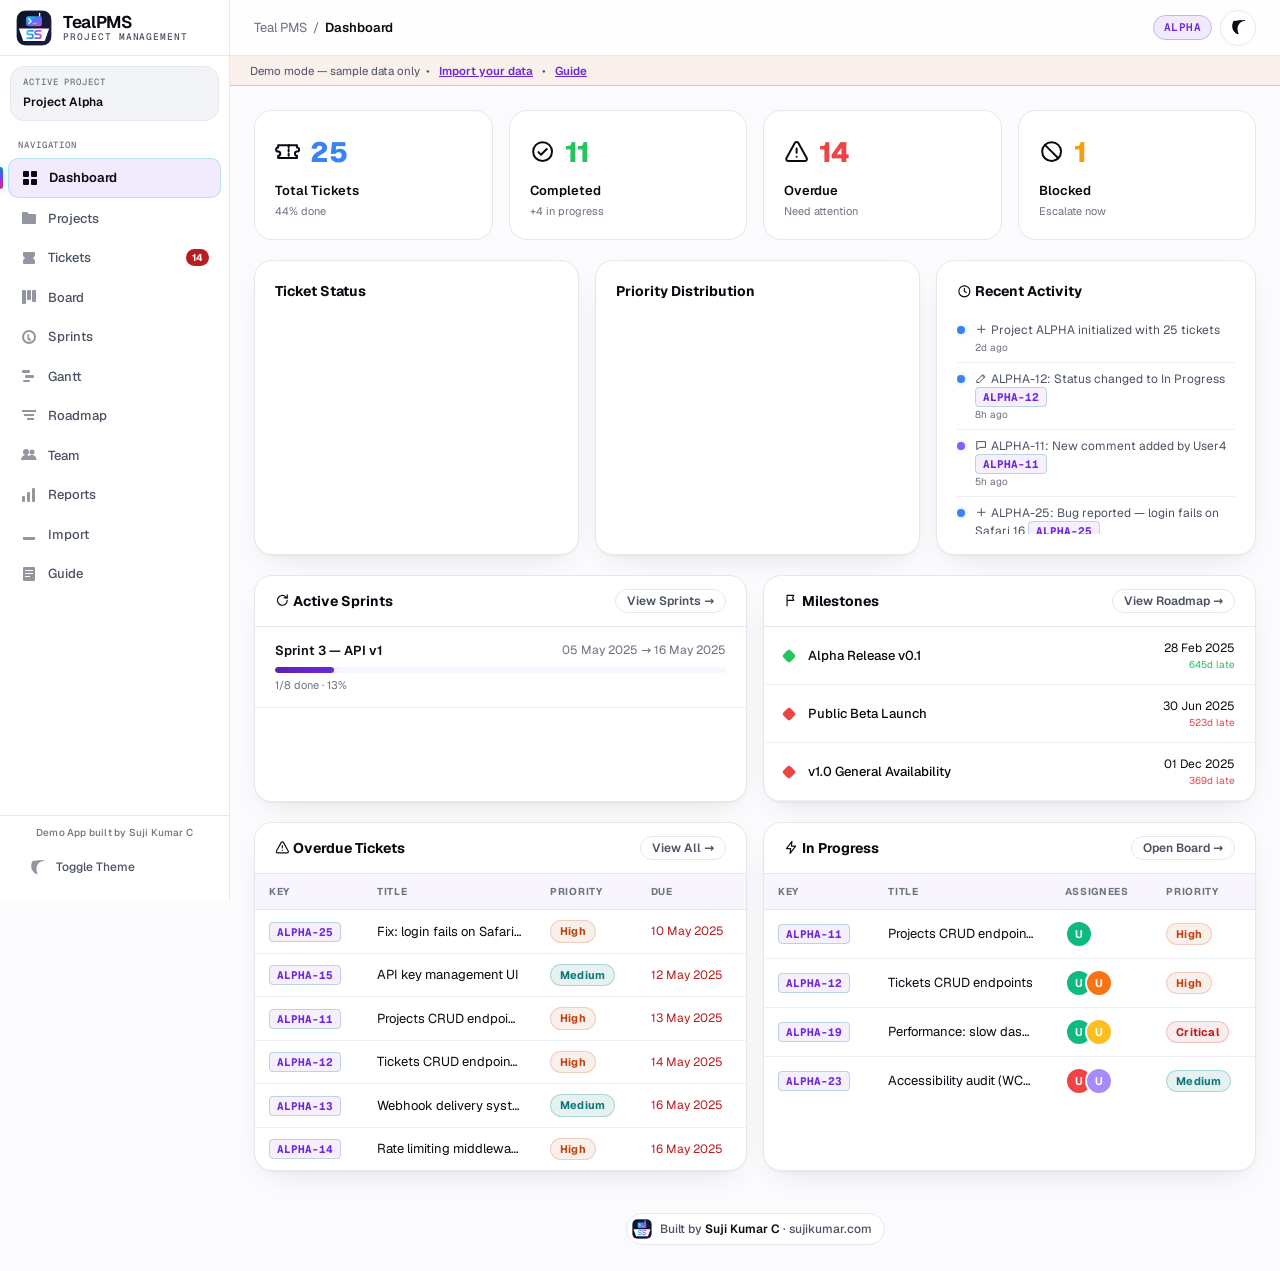
<file: index.html>
<!DOCTYPE html>
<html lang="en">
<head><meta charset="UTF-8"/>
  <meta name="author" content="Suji Kumar C" /><meta name="viewport" content="width=device-width,initial-scale=1"/>
<title>Teal PMS — Dashboard</title><link rel="icon" href="favicon.svg"/><meta name="theme-color" content="#FBFBFD" media="(prefers-color-scheme: light)"/><meta name="theme-color" content="#07080D" media="(prefers-color-scheme: dark)"/><link rel="preload" href="fonts/geist.woff2" as="font" type="font/woff2" crossorigin/><link rel="stylesheet" href="css/style.css"/>
<script src="js/vendor/chart.umd.min.js"></script></head>
<body>
<script src="js/data.js"></script><script src="js/common.js"></script>
<script>seedDemoData(); buildNav('dashboard');</script>
<div class="main-content">
  <!-- Stat tiles -->
  <div class="grid-4" style="margin-bottom:20px" id="stat-tiles"></div>

  <!-- Row 1: Status chart + Priority chart + Activity -->
  <div style="display:grid;grid-template-columns:1fr 1fr 320px;gap:16px;margin-bottom:20px">
    <div class="card card-body">
      <div style="font-weight:700;margin-bottom:12px;font-size:14px">Ticket Status</div>
      <div class="chart-wrap"><canvas id="statusChart"></canvas></div>
    </div>
    <div class="card card-body">
      <div style="font-weight:700;margin-bottom:12px;font-size:14px">Priority Distribution</div>
      <div class="chart-wrap"><canvas id="priorityChart"></canvas></div>
    </div>
    <div class="card card-body" style="display:flex;flex-direction:column">
      <div style="font-weight:700;margin-bottom:12px;font-size:14px"><i data-ic="clock"></i> Recent Activity</div>
      <div id="activity-feed" style="flex:1;overflow-y:auto;max-height:220px"></div>
    </div>
  </div>

  <!-- Row 2: Active sprints + Milestones -->
  <div class="grid-2" style="margin-bottom:20px">
    <div class="card">
      <div class="card-header">
        <span style="font-weight:700;font-size:14px"><i data-ic="refresh"></i> Active Sprints</span>
        <a href="scrum.html" class="btn btn-outline btn-sm">View Sprints →</a>
      </div>
      <div id="sprints-panel"></div>
    </div>
    <div class="card">
      <div class="card-header">
        <span style="font-weight:700;font-size:14px"><i data-ic="flag"></i> Milestones</span>
        <a href="roadmap.html" class="btn btn-outline btn-sm">View Roadmap →</a>
      </div>
      <div id="milestones-panel"></div>
    </div>
  </div>

  <!-- Row 3: Overdue + In Progress tickets -->
  <div class="grid-2">
    <div class="card">
      <div class="card-header">
        <span style="font-weight:700;font-size:14px"><i data-ic="alert"></i> Overdue Tickets</span>
        <a href="tickets.html" class="btn btn-outline btn-sm">View All →</a>
      </div>
      <div id="overdue-panel"></div>
    </div>
    <div class="card">
      <div class="card-header">
        <span style="font-weight:700;font-size:14px"><i data-ic="zap"></i> In Progress</span>
        <a href="board.html" class="btn btn-outline btn-sm">Open Board →</a>
      </div>
      <div id="inprog-panel"></div>
    </div>
  </div>
</div>

<script>
const proj = getActiveProject();
const tickets = proj ? getTicketsByProject(proj.id) : [];
const sprints = proj ? getSprintsByProject(proj.id) : [];

const BLUE='#3b82f6', LBLUE='#60a5fa', WARN='#f59e0b', FAIL='#ef4444', PASS='#22c55e', PURPLE='#8b5cf6';
const tc = () => getComputedStyle(document.documentElement).getPropertyValue('--text-muted').trim() || '#64748b';

// Stat tiles
const done = tickets.filter(t=>t.status==='Done').length;
const inProg = tickets.filter(t=>t.status==='In Progress').length;
const blocked = tickets.filter(t=>t.status==='Blocked').length;
const overdue = tickets.filter(t=>t.dueDate&&new Date(t.dueDate)<new Date()&&t.status!=='Done').length;
const pct = tickets.length ? Math.round(done/tickets.length*100) : 0;
document.getElementById('stat-tiles').innerHTML = [
  {icon:'<i data-ic="ticket"></i> ', val:tickets.length,   label:'Total Tickets',   col:BLUE,   sub:`${pct}% done`},
  {icon:'<i data-ic="check"></i> ', val:done,             label:'Completed',        col:PASS,   sub:`+${inProg} in progress`},
  {icon:'<i data-ic="alert"></i> ', val:overdue,          label:'Overdue',          col:FAIL,   sub:'Need attention'},
  {icon:'<i data-ic="ban"></i> ', val:blocked,          label:'Blocked',          col:WARN,   sub:'Escalate now'},
].map(s=>`<div class="stat-tile">
  <div style="display:flex;align-items:center;gap:10px;margin-bottom:8px">
    <div style="font-size:24px">${s.icon}</div>
    <div style="font-size:28px;font-weight:800;color:${s.col}">${s.val}</div>
  </div>
  <div style="font-size:13px;font-weight:600">${s.label}</div>
  <div style="font-size:11px;color:var(--text-muted);margin-top:2px">${s.sub}</div>
</div>`).join('');

// Status chart
const statuses=['Backlog','Todo','In Progress','Review','Done','Blocked'];
const sCounts=statuses.map(s=>tickets.filter(t=>t.status===s).length);
new Chart(document.getElementById('statusChart'),{type:'doughnut',data:{labels:statuses,datasets:[{data:sCounts,backgroundColor:['#94A3B8','#3b82f6',WARN,PURPLE,PASS,FAIL],borderWidth:0}]},options:{plugins:{legend:{position:'right',labels:{color:tc(),boxWidth:11,font:{size:11}}}},cutout:'68%'}});

// Priority chart
const prios=['Critical','High','Medium','Low'];
const pCounts=prios.map(p=>tickets.filter(t=>t.priority===p).length);
new Chart(document.getElementById('priorityChart'),{type:'doughnut',data:{labels:prios,datasets:[{data:pCounts,backgroundColor:[FAIL,WARN,BLUE,'#475569'],borderWidth:0}]},options:{plugins:{legend:{position:'right',labels:{color:tc(),boxWidth:11,font:{size:11}}}},cutout:'68%'}});

// Activity feed
const acts = getActivities().filter(a=>!proj||a.projectId===proj.id||!a.projectId).slice(0,20);
const actIcons = {created:'<i data-ic="plus"></i> ',updated:'<i data-ic="edit"></i> ',comment:'<i data-ic="message"></i> ',done:'<i data-ic="check"></i> ',import:'<i data-ic="import"></i> '};
function timeAgo(iso) {
  const d = Math.round((Date.now()-new Date(iso))/1000);
  if(d<60) return 'just now'; if(d<3600) return `${Math.floor(d/60)}m ago`;
  if(d<86400) return `${Math.floor(d/3600)}h ago`; return `${Math.floor(d/86400)}d ago`;
}
document.getElementById('activity-feed').innerHTML = acts.length
  ? acts.map(a=>`<div class="activity-item">
      <div class="activity-dot" style="background:${a.type==='done'?PASS:a.type==='comment'?PURPLE:BLUE}"></div>
      <div>
        <div class="activity-text">${actIcons[a.type]||'•'} ${a.text}${a.ticketKey?` <span class="ticket-key">${a.ticketKey}</span>`:''}</div>
        <div class="activity-time">${timeAgo(a.createdAt)}</div>
      </div>
    </div>`).join('')
  : '<div style="color:var(--text-muted);font-size:12px;padding:12px 0">No activity yet.</div>';

// Active sprints
const activeSprints = sprints.filter(s=>s.status==='Active').slice(0,3);
document.getElementById('sprints-panel').innerHTML = activeSprints.length
  ? activeSprints.map(s=>{
      const st=tickets.filter(t=>t.sprintId===s.id);
      const sd=st.filter(t=>t.status==='Done').length;
      const p=st.length?Math.round(sd/st.length*100):0;
      return `<div style="padding:14px 20px;border-bottom:1px solid var(--border-dim)">
        <div style="display:flex;justify-content:space-between;margin-bottom:6px">
          <span style="font-weight:600;font-size:13px">${s.name}</span>
          <span style="font-size:12px;color:var(--text-muted)">${fmtDate(s.startDate)} → ${fmtDate(s.endDate)}</span>
        </div>
        ${progressBar(p)}
        <div style="font-size:11px;color:var(--text-muted);margin-top:4px">${sd}/${st.length} done · ${p}%</div>
      </div>`;
    }).join('')
  : `<div style="padding:20px;color:var(--text-muted);font-size:13px">No active sprints. <a href="scrum.html">Start a sprint →</a></div>`;

// Milestones
const ms = getMilestonesByProject(proj?.id||'').sort((a,b)=>new Date(a.date)-new Date(b.date)).slice(0,5);
document.getElementById('milestones-panel').innerHTML = ms.length
  ? ms.map(m=>{
      const d=daysFrom(m.date);
      const col=m.status==='Completed'?PASS:d!==null&&d<0?FAIL:BLUE;
      return `<div style="display:flex;align-items:center;gap:14px;padding:12px 20px;border-bottom:1px solid var(--border-dim)">
        <div style="width:10px;height:10px;background:${col};border-radius:2px;transform:rotate(45deg);flex-shrink:0"></div>
        <div style="flex:1;font-size:13px;font-weight:500">${m.name}</div>
        <div style="text-align:right">
          <div style="font-size:12px">${fmtDate(m.date)}</div>
          ${d!==null?`<div style="font-size:10px;color:${col}">${d<0?`${Math.abs(d)}d late`:d===0?'Today':`${d}d left`}</div>`:''}
        </div>
      </div>`;
    }).join('')
  : `<div style="padding:20px;color:var(--text-muted);font-size:13px">No milestones defined.</div>`;

// Overdue tickets
const overdueList=tickets.filter(t=>t.dueDate&&new Date(t.dueDate)<new Date()&&t.status!=='Done').sort((a,b)=>new Date(a.dueDate)-new Date(b.dueDate)).slice(0,6);
document.getElementById('overdue-panel').innerHTML = overdueList.length
  ? `<div class="table-wrap"><table><thead><tr><th>Key</th><th>Title</th><th>Priority</th><th>Due</th></tr></thead><tbody>
    ${overdueList.map(t=>`<tr>
      <td><span class="ticket-key">${t.key}</span></td>
      <td style="max-width:160px;overflow:hidden;text-overflow:ellipsis;white-space:nowrap">${t.title}</td>
      <td>${priorityBadge(t.priority)}</td>
      <td style="color:var(--fail);font-size:12px">${fmtDate(t.dueDate)}</td>
    </tr>`).join('')}
    </tbody></table></div>`
  : `<div style="padding:20px;color:var(--pass);font-size:13px"><i data-ic="check"></i> No overdue tickets!</div>`;

// In Progress
const ipList=tickets.filter(t=>t.status==='In Progress').slice(0,6);
document.getElementById('inprog-panel').innerHTML = ipList.length
  ? `<div class="table-wrap"><table><thead><tr><th>Key</th><th>Title</th><th>Assignees</th><th>Priority</th></tr></thead><tbody>
    ${ipList.map(t=>`<tr>
      <td><span class="ticket-key">${t.key}</span></td>
      <td style="max-width:160px;overflow:hidden;text-overflow:ellipsis;white-space:nowrap">${t.title}</td>
      <td>${renderAvatars(t.assignees,2)}</td>
      <td>${priorityBadge(t.priority)}</td>
    </tr>`).join('')}
    </tbody></table></div>`
  : `<div style="padding:20px;color:var(--text-muted);font-size:13px">No tickets in progress.</div>`;
</script>
</body></html>
</file>
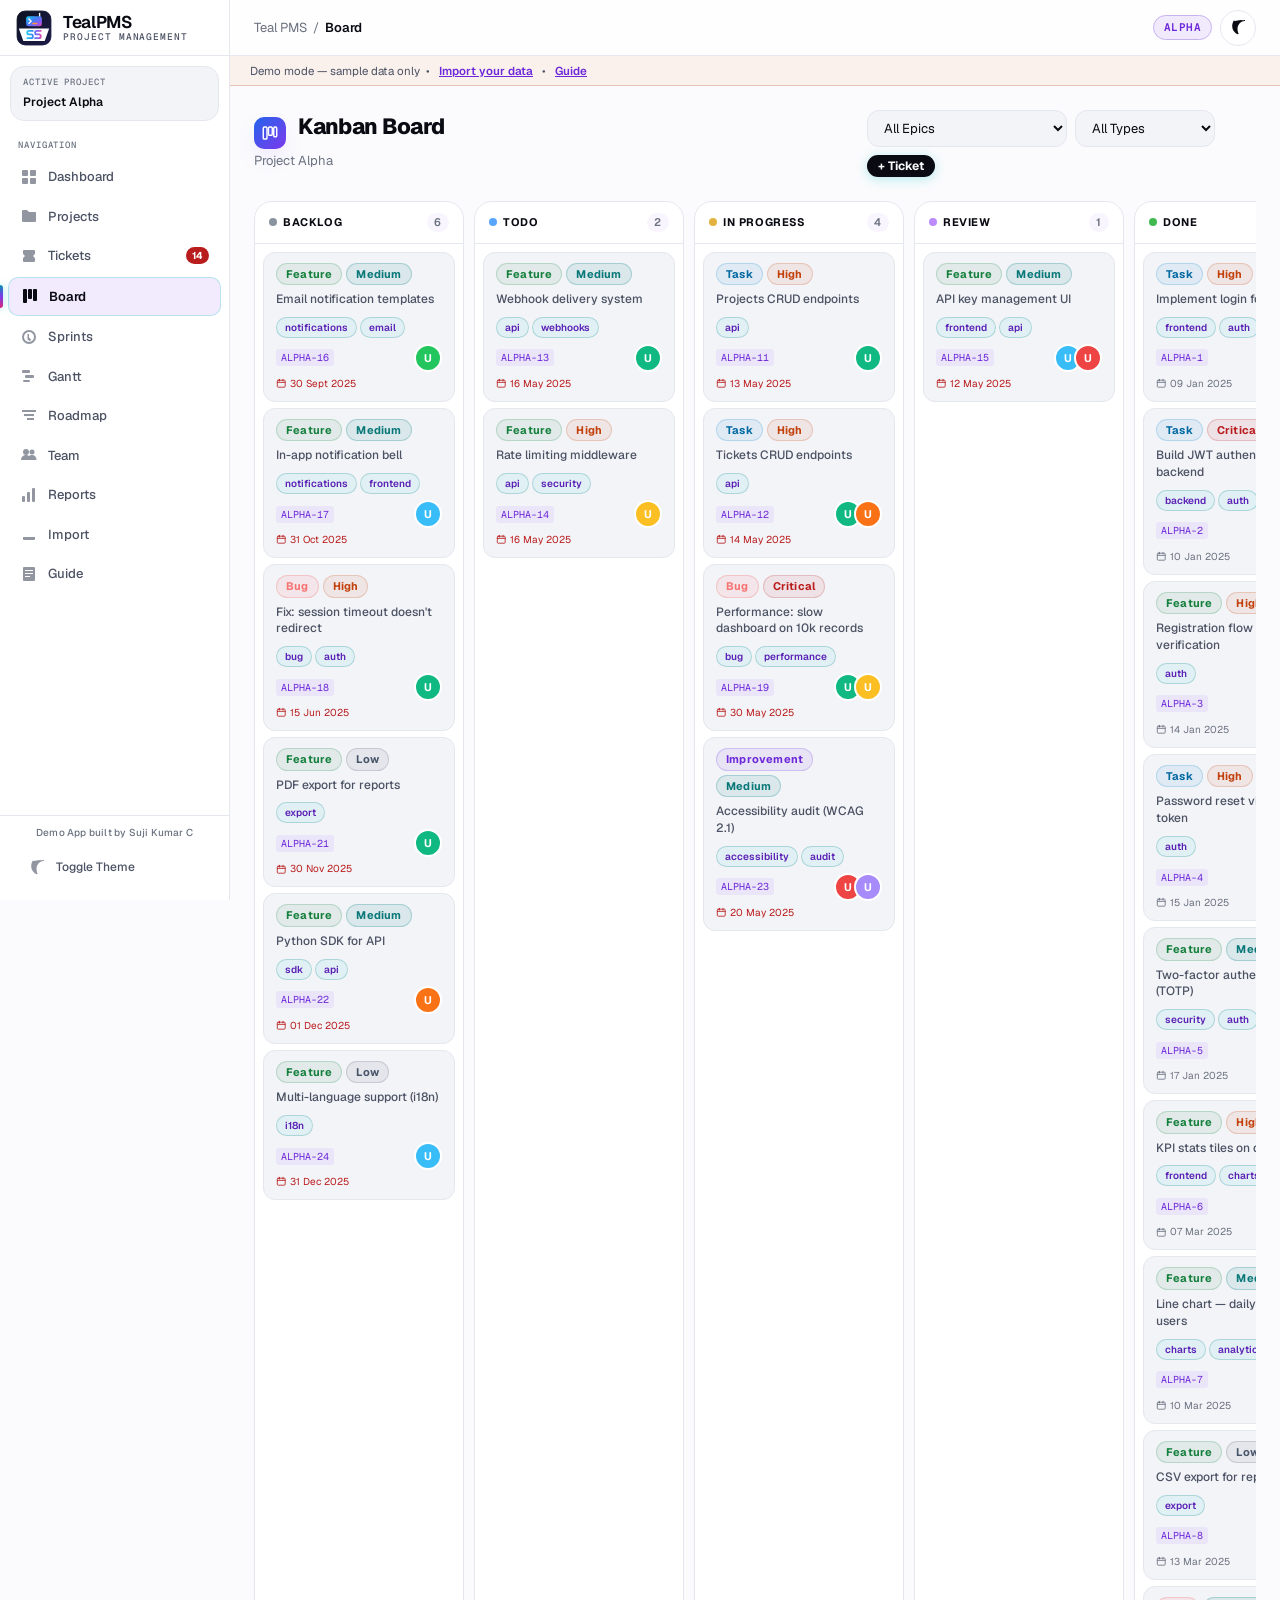
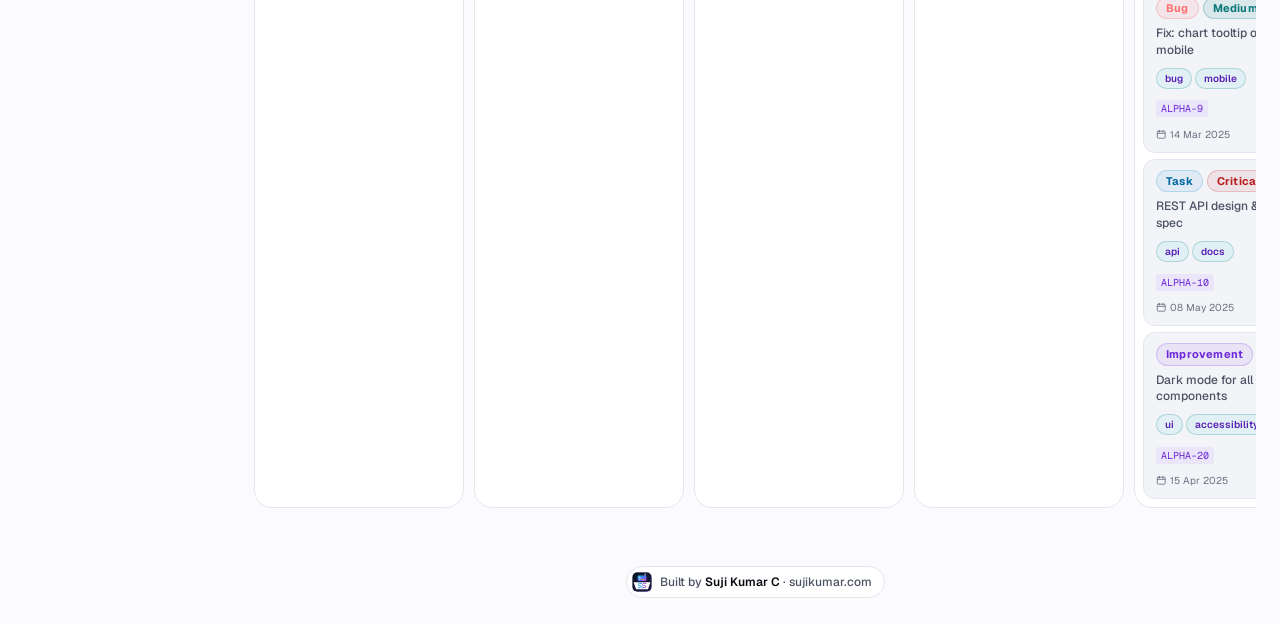
<file: board.html>
<!DOCTYPE html>
<html lang="en">
<head><meta charset="UTF-8"/>
  <meta name="author" content="Suji Kumar C" /><meta name="viewport" content="width=device-width,initial-scale=1"/>
<title>Teal PMS — Board</title><link rel="icon" href="favicon.svg"/><meta name="theme-color" content="#FBFBFD" media="(prefers-color-scheme: light)"/><meta name="theme-color" content="#07080D" media="(prefers-color-scheme: dark)"/><link rel="preload" href="fonts/geist.woff2" as="font" type="font/woff2" crossorigin/><link rel="stylesheet" href="css/style.css"/></head>
<body>
<script src="js/data.js"></script><script src="js/common.js"></script>
<script>seedDemoData(); buildNav('board');</script>
<div class="main-content">
  <div class="page-header">
    <div><div class="page-title"><i data-ic="board"></i> Kanban Board</div><div class="page-sub" id="board-sub"></div></div>
    <div class="page-header-actions">
      <select class="form-control" id="f-epic" onchange="render()" style="max-width:200px"><option value="">All Epics</option></select>
      <select class="form-control" id="f-type" onchange="render()" style="max-width:140px"><option value="">All Types</option><option>Task</option><option>Bug</option><option>Feature</option><option>Story</option><option>Improvement</option></select>
      <a href="tickets.html" class="btn btn-primary btn-sm">+ Ticket</a>
    </div>
  </div>
  <div class="kanban-wrap" id="kanban-wrap"></div>
</div>
<script>
const COLS = ['Backlog','Todo','In Progress','Review','Done','Blocked'];
const COL_COLORS = {'Backlog':'#8b949e','Todo':'#58a6ff','In Progress':'#e3b341','Review':'#bc8cff','Done':'#3fb950','Blocked':'#f85149'};
const proj = getActiveProject();
document.getElementById('board-sub').textContent = proj?.name || '';
const epics = proj ? getEpicsByProject(proj.id) : [];
const epicSel = document.getElementById('f-epic');
epics.forEach(e => { const o=document.createElement('option'); o.value=e.id; o.textContent=e.name; epicSel.appendChild(o); });

let dragging = null;

function render() {
  const fe = document.getElementById('f-epic').value;
  const ft = document.getElementById('f-type').value;
  const tickets = (proj ? getTicketsByProject(proj.id) : []).filter(t =>
    t.type !== 'Epic' && (!fe || t.epicId === fe) && (!ft || t.type === ft)
  );
  const wrap = document.getElementById('kanban-wrap');
  wrap.innerHTML = COLS.map(col => {
    const cards = tickets.filter(t => t.status === col);
    return `<div class="kanban-col" data-col="${col}" ondragover="event.preventDefault();this.classList.add('drag-over')" ondragleave="this.classList.remove('drag-over')" ondrop="drop(event,'${col}')">
      <div class="kanban-col-header">
        <span style="display:flex;align-items:center;gap:6px"><span style="width:8px;height:8px;border-radius:50%;background:${COL_COLORS[col]};display:inline-block"></span>${col}</span>
        <span class="col-count">${cards.length}</span>
      </div>
      <div class="kanban-col-body">${cards.map(t => `
        <div class="ticket-card" draggable="true" data-id="${t.id}" ondragstart="drag(event)">
          <div class="ticket-card-top">${typeBadge(t.type)}${priorityBadge(t.priority)}</div>
          <div class="ticket-card-title">${t.title}</div>
          ${t.labels?.length ? `<div style="margin-bottom:6px">${t.labels.slice(0,2).map(l=>`<span class="label-chip" style="font-size:10px">${l}</span>`).join('')}</div>` : ''}
          <div class="ticket-card-meta">
            <span class="ticket-card-key">${t.key}</span>
            ${renderAvatars(t.assignees, 2)}
          </div>
          ${t.dueDate ? `<div style="font-size:10px;color:${new Date(t.dueDate)<new Date()&&col!=='Done'?'var(--fail)':'var(--text-muted)'};margin-top:4px"><i data-ic="calendar"></i> ${fmtDate(t.dueDate)}</div>` : ''}
        </div>`).join('')}
      </div>
    </div>`;
  }).join('');
}
function drag(e) { dragging = e.currentTarget.dataset.id; e.currentTarget.classList.add('dragging'); }
function drop(e, col) {
  e.preventDefault();
  document.querySelectorAll('.kanban-col').forEach(c => c.classList.remove('drag-over'));
  if (!dragging) return;
  const patch = { status: col };
  if (col === 'Done') { patch.pctComplete = 100; }
  updateTicket(dragging, patch); dragging = null; render(); toast(`Moved to ${col}`);
}
render();
</script>
</body></html>
</file>
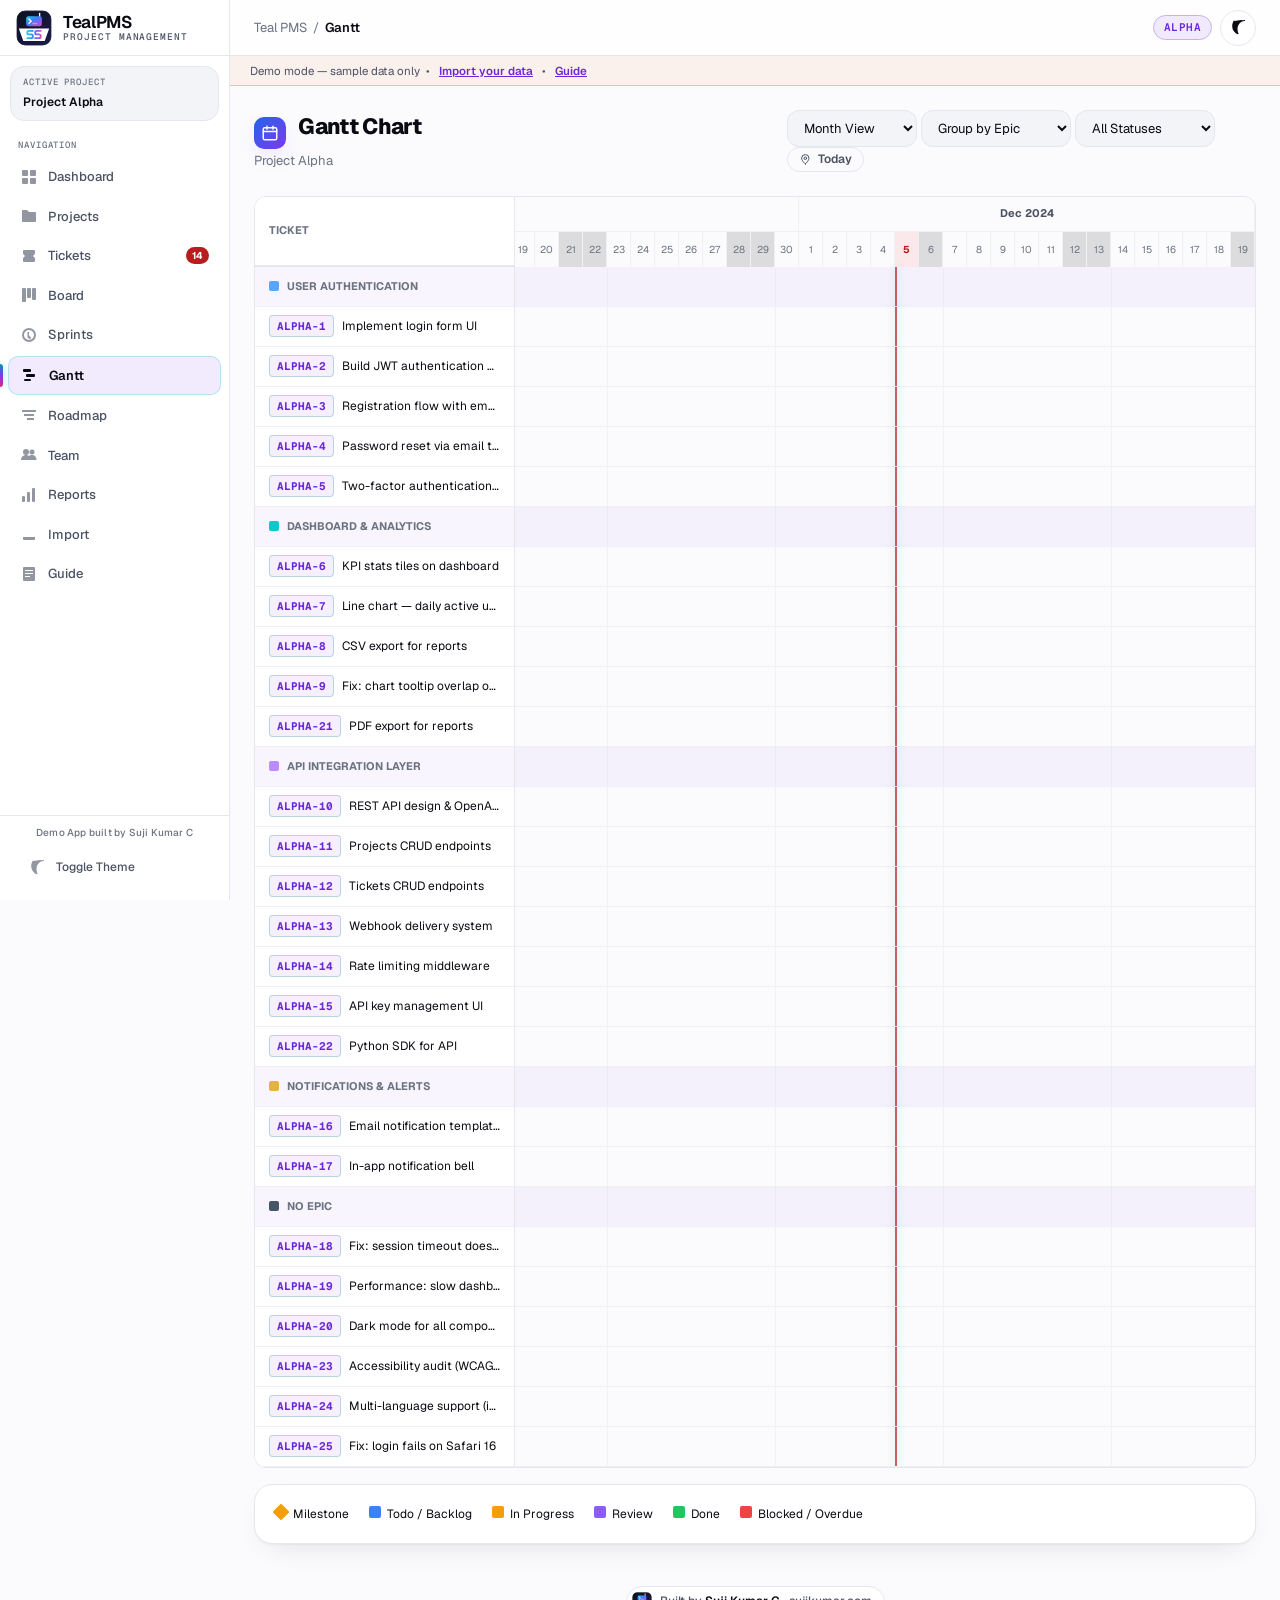
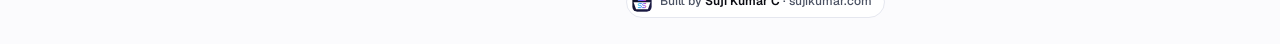
<file: gantt.html>
<!DOCTYPE html>
<html lang="en">
<head><meta charset="UTF-8"/>
  <meta name="author" content="Suji Kumar C" /><meta name="viewport" content="width=device-width,initial-scale=1"/>
<title>Teal PMS — Gantt</title><link rel="icon" href="favicon.svg"/><meta name="theme-color" content="#FBFBFD" media="(prefers-color-scheme: light)"/><meta name="theme-color" content="#07080D" media="(prefers-color-scheme: dark)"/><link rel="preload" href="fonts/geist.woff2" as="font" type="font/woff2" crossorigin/><link rel="stylesheet" href="css/style.css"/>
<style>
#gantt-main { position:relative; }
.gantt-outer { display:flex; border:1px solid var(--border); border-radius:var(--radius); overflow:hidden; }
.gantt-labels { width:260px; min-width:260px; flex-shrink:0; border-right:1px solid var(--border); background:var(--bg-card); z-index:10; }
.gantt-labels-head { height:70px; padding:0 14px; display:flex;align-items:center;font-size:11px;font-weight:700;text-transform:uppercase;color:var(--text-muted);border-bottom:2px solid var(--border); }
.gantt-label-row { display:flex;align-items:center;gap:8px;padding:0 14px;height:40px;border-bottom:1px solid var(--border-dim);font-size:12px;overflow:hidden; }
.gantt-label-row.group-row { background:var(--bg-hover);font-weight:700;font-size:11px;text-transform:uppercase;color:var(--text-muted); }
.gantt-label-text { overflow:hidden;text-overflow:ellipsis;white-space:nowrap;flex:1; }
.gantt-timeline-wrap { flex:1;overflow-x:auto;position:relative; }
.gantt-timeline-head { height:70px;position:sticky;top:0;z-index:5;background:var(--bg-card);border-bottom:2px solid var(--border); }
.gantt-month-row { display:flex;height:35px;border-bottom:1px solid var(--border-dim); }
.gantt-month-cell { border-right:1px solid var(--border-dim);display:flex;align-items:center;justify-content:center;font-size:11px;font-weight:700;color:var(--text-dim);flex-shrink:0; }
.gantt-day-row { display:flex;height:35px; }
.gantt-day-cell { border-right:1px solid var(--border-dim);display:flex;align-items:center;justify-content:center;font-size:10px;color:var(--text-muted);flex-shrink:0; }
.gantt-day-cell.weekend { background:rgba(0,0,0,.12); }
.gantt-day-cell.today-col { background:rgba(239,68,68,.1);color:var(--fail);font-weight:700; }
.gantt-rows { position:relative; }
.gantt-bar-row { height:40px;border-bottom:1px solid var(--border-dim);position:relative; }
.gantt-bar-row.group-row { background:var(--bg-hover);height:40px; }
.g-bar { position:absolute;top:11px;height:18px;border-radius:4px;cursor:pointer;display:flex;align-items:center;padding:0 7px;font-size:10px;font-weight:600;color:#fff;overflow:hidden;white-space:nowrap;transition:opacity .1s; }
.g-bar:hover { opacity:.85; filter:brightness(1.1); }
.g-today { position:absolute;top:0;bottom:0;width:2px;background:var(--fail);opacity:.7;pointer-events:none;z-index:3; }
.g-ms { position:absolute;top:14px;width:12px;height:12px;transform:rotate(45deg);z-index:4;cursor:pointer; }
.g-grid-line { position:absolute;top:0;bottom:0;width:1px;background:var(--border-dim);pointer-events:none; }
.g-grid-line.week { background:var(--border);opacity:.5; }
/* tooltip */
.g-tooltip { position:fixed;background:var(--bg-card);border:1px solid var(--border);border-radius:var(--radius);padding:10px 14px;font-size:12px;z-index:999;pointer-events:none;display:none;max-width:240px;box-shadow:var(--shadow); }
</style>
</head>
<body>
<script src="js/data.js"></script><script src="js/common.js"></script>
<script>seedDemoData(); buildNav('gantt');</script>
<div class="main-content">
  <div class="page-header">
    <div><div class="page-title"><i data-ic="calendar"></i> Gantt Chart</div><div class="page-sub" id="gantt-sub"></div></div>
    <div class="gantt-controls">
      <select class="form-control" id="f-zoom" onchange="render()" style="max-width:130px">
        <option value="month">Month View</option>
        <option value="week">Week View</option>
        <option value="quarter">Quarter View</option>
      </select>
      <select class="form-control" id="f-group" onchange="render()" style="max-width:150px">
        <option value="epic">Group by Epic</option>
        <option value="status">Group by Status</option>
        <option value="none">No Grouping</option>
      </select>
      <select class="form-control" id="f-status" onchange="render()" style="max-width:140px">
        <option value="">All Statuses</option>
        <option>Backlog</option><option>Todo</option><option>In Progress</option>
        <option>Review</option><option>Done</option><option>Blocked</option>
      </select>
      <button class="btn btn-outline btn-sm" onclick="scrollToToday()"><i data-ic="pin"></i> Today</button>
    </div>
  </div>

  <div id="gantt-main">
    <div class="gantt-outer" id="gantt-outer">
      <div class="gantt-labels" id="gantt-labels"></div>
      <div class="gantt-timeline-wrap" id="gantt-timeline-wrap">
        <div class="gantt-timeline-head" id="gantt-head"></div>
        <div class="gantt-rows" id="gantt-rows"></div>
      </div>
    </div>
  </div>

  <!-- Milestone legend -->
  <div class="card card-body" style="margin-top:16px;display:flex;gap:20px;flex-wrap:wrap;font-size:12px">
    <span><span style="display:inline-block;width:12px;height:12px;background:#f59e0b;transform:rotate(45deg);margin-right:6px;border-radius:1px"></span>Milestone</span>
    <span><span style="display:inline-block;width:12px;height:12px;background:#3b82f6;border-radius:2px;margin-right:6px"></span>Todo / Backlog</span>
    <span><span style="display:inline-block;width:12px;height:12px;background:#f59e0b;border-radius:2px;margin-right:6px"></span>In Progress</span>
    <span><span style="display:inline-block;width:12px;height:12px;background:#8b5cf6;border-radius:2px;margin-right:6px"></span>Review</span>
    <span><span style="display:inline-block;width:12px;height:12px;background:#22c55e;border-radius:2px;margin-right:6px"></span>Done</span>
    <span><span style="display:inline-block;width:12px;height:12px;background:#ef4444;border-radius:2px;margin-right:6px"></span>Blocked / Overdue</span>
  </div>
</div>

<div class="g-tooltip" id="g-tooltip"></div>

<script>
const proj = getActiveProject();
document.getElementById('gantt-sub').textContent = proj?.name || '';

const BAR_COLORS = {
  'Backlog':'#3b82f6','Todo':'#60a5fa','In Progress':'#f59e0b',
  'Review':'#8b5cf6','Done':'#22c55e','Blocked':'#ef4444'
};

function getBarColor(t) {
  if (t.status === 'Done') return '#22c55e';
  if (t.status === 'Blocked') return '#ef4444';
  if (t.dueDate && new Date(t.dueDate) < new Date() && t.status !== 'Done') return '#ef4444';
  return BAR_COLORS[t.status] || '#3b82f6';
}

function render() {
  const zoom = document.getElementById('f-zoom').value;
  const groupBy = document.getElementById('f-group').value;
  const fStatus = document.getElementById('f-status').value;

  let tickets = (proj ? getTicketsByProject(proj.id) : [])
    .filter(t => t.type !== 'Epic' && (t.startDate || t.dueDate))
    .filter(t => !fStatus || t.status === fStatus);

  if (!tickets.length) {
    document.getElementById('gantt-labels').innerHTML = '<div class="gantt-labels-head">Ticket</div><div style="padding:40px;color:var(--text-muted);font-size:13px">No tickets with dates found. Set start/due dates on tickets.</div>';
    document.getElementById('gantt-head').innerHTML = '';
    document.getElementById('gantt-rows').innerHTML = '';
    return;
  }

  // Date range
  const allDates = tickets.flatMap(t => [t.startDate, t.dueDate].filter(Boolean)).map(d => new Date(d));
  const today = new Date(); today.setHours(0,0,0,0);
  allDates.push(today);

  let rangeStart = new Date(Math.min(...allDates));
  let rangeEnd   = new Date(Math.max(...allDates));
  rangeStart.setDate(rangeStart.getDate() - (zoom === 'week' ? 3 : 7));
  rangeEnd.setDate(rangeEnd.getDate() + (zoom === 'week' ? 3 : 14));

  // Day width
  const DAY_W = zoom === 'week' ? 40 : zoom === 'quarter' ? 14 : 24;
  const totalDays = Math.ceil((rangeEnd - rangeStart) / 86400000) + 1;
  const totalW = totalDays * DAY_W;

  // Date helpers
  const dateX = d => Math.floor((new Date(d) - rangeStart) / 86400000) * DAY_W;
  const dayOf = idx => { const d = new Date(rangeStart); d.setDate(d.getDate() + idx); return d; };

  // Group tickets
  const epics = proj ? getEpicsByProject(proj.id) : [];
  let groups = [];
  if (groupBy === 'epic') {
    const epicMap = {};
    tickets.forEach(t => {
      const k = t.epicId || '__none__';
      if (!epicMap[k]) epicMap[k] = [];
      epicMap[k].push(t);
    });
    groups = Object.entries(epicMap).map(([eid, tks]) => {
      const ep = epics.find(e => e.id === eid);
      return { label: ep ? ep.name : 'No Epic', color: ep?.color || '#475569', tickets: tks };
    });
  } else if (groupBy === 'status') {
    const statuses = ['Todo','Backlog','In Progress','Review','Done','Blocked'];
    statuses.forEach(s => {
      const tks = tickets.filter(t => t.status === s);
      if (tks.length) groups.push({ label: s, color: BAR_COLORS[s], tickets: tks });
    });
  } else {
    groups = [{ label: '', color: '#3b82f6', tickets }];
  }

  // Build labels
  let labelsHtml = `<div class="gantt-labels-head">Ticket</div>`;
  groups.forEach(g => {
    if (groupBy !== 'none') {
      labelsHtml += `<div class="gantt-label-row group-row"><span style="width:10px;height:10px;background:${g.color};border-radius:2px;flex-shrink:0"></span>${g.label}</div>`;
    }
    g.tickets.forEach(t => {
      labelsHtml += `<div class="gantt-label-row">
        <span class="ticket-key">${t.key}</span>
        <span class="gantt-label-text" title="${t.title}">${t.title}</span>
      </div>`;
    });
  });
  document.getElementById('gantt-labels').innerHTML = labelsHtml;

  // Build timeline header
  let monthRow = '', dayRow = '';
  let prevMonth = -1, monthStart = 0;
  for (let i = 0; i < totalDays; i++) {
    const d = dayOf(i);
    const isToday = d.toDateString() === today.toDateString();
    const isWeekend = d.getDay() === 0 || d.getDay() === 6;
    const isWeekStart = d.getDay() === 1;
    if (d.getMonth() !== prevMonth) {
      if (prevMonth !== -1) {
        monthRow += `<div class="gantt-month-cell" style="width:${(i - monthStart)*DAY_W}px;flex-shrink:0">${new Date(rangeStart.getFullYear(), prevMonth).toLocaleString('default',{month:'short',year:'numeric'})}</div>`;
      }
      prevMonth = d.getMonth(); monthStart = i;
    }
    if (zoom !== 'quarter' || isWeekStart) {
      const label = zoom === 'quarter' ? `W${Math.ceil(d.getDate()/7)}` : d.getDate();
      dayRow += `<div class="gantt-day-cell ${isWeekend?'weekend':''} ${isToday?'today-col':''}" style="width:${DAY_W}px">${label}</div>`;
    }
  }
  monthRow += `<div class="gantt-month-cell" style="width:${(totalDays-monthStart)*DAY_W}px;flex-shrink:0">${new Date(rangeStart.getFullYear(), prevMonth).toLocaleString('default',{month:'short',year:'numeric'})}</div>`;

  // Grid lines + today line
  let gridLines = '';
  for (let i = 0; i < totalDays; i++) {
    const d = dayOf(i);
    if (d.getDay() === 1) gridLines += `<div class="g-grid-line week" style="left:${i*DAY_W}px"></div>`;
  }
  const todayX = dateX(today.toISOString().slice(0,10));
  gridLines += `<div class="g-today" style="left:${todayX}px"></div>`;

  // Milestones
  const milestones = getMilestonesByProject(proj?.id || '');
  let msHtml = '';
  milestones.forEach(m => {
    if (!m.date) return;
    const x = dateX(m.date);
    if (x >= 0 && x <= totalW) {
      const col = m.status === 'Completed' ? '#22c55e' : '#f59e0b';
      msHtml += `<div class="g-ms" style="left:${x}px;background:${col}" title="${m.name} — ${fmtDate(m.date)}"></div>`;
    }
  });

  // Bars
  let rowsHtml = '';
  groups.forEach(g => {
    if (groupBy !== 'none') {
      rowsHtml += `<div class="gantt-bar-row group-row" style="width:${totalW}px">${gridLines}</div>`;
    }
    g.tickets.forEach(t => {
      const s = t.startDate || t.dueDate;
      const e = t.dueDate || t.startDate;
      const x1 = Math.max(0, dateX(s));
      const x2 = Math.min(totalW, dateX(e) + DAY_W);
      const w = Math.max(DAY_W, x2 - x1);
      const col = getBarColor(t);
      rowsHtml += `<div class="gantt-bar-row" style="width:${totalW}px">
        ${gridLines}
        <div class="g-bar" style="left:${x1}px;width:${w}px;background:${col}"
          onmouseenter="showTip(event,'${t.key}','${t.title.replace(/'/g,"\\'")}','${t.status}','${fmtDate(t.startDate)||'—'}','${fmtDate(t.dueDate)||'—'}')"
          onmouseleave="hideTip()">
          ${w > 60 ? t.title.slice(0,20) : ''}
        </div>
      </div>`;
    });
  });
  rowsHtml += `<div style="position:absolute;top:0;bottom:0;left:0;right:0;pointer-events:none">${msHtml}</div>`;

  document.getElementById('gantt-head').innerHTML = `
    <div class="gantt-month-row" style="min-width:${totalW}px">${monthRow}</div>
    <div class="gantt-day-row" style="min-width:${totalW}px">${dayRow}</div>`;
  document.getElementById('gantt-rows').innerHTML = rowsHtml;
  document.getElementById('gantt-rows').style.position = 'relative';

  // Auto-scroll to today
  scrollToToday();
}

function scrollToToday() {
  const wrap = document.getElementById('gantt-timeline-wrap');
  const zoom = document.getElementById('f-zoom').value;
  const DAY_W = zoom === 'week' ? 40 : zoom === 'quarter' ? 14 : 24;
  const tickets = proj ? getTicketsByProject(proj.id).filter(t=>t.startDate||t.dueDate) : [];
  if (!tickets.length) return;
  const allDates = tickets.flatMap(t=>[t.startDate,t.dueDate].filter(Boolean)).map(d=>new Date(d));
  const today = new Date(); today.setHours(0,0,0,0);
  allDates.push(today);
  let rangeStart = new Date(Math.min(...allDates));
  rangeStart.setDate(rangeStart.getDate() - (zoom==='week'?3:7));
  const todayOffset = Math.floor((today - rangeStart) / 86400000) * DAY_W;
  wrap.scrollLeft = Math.max(0, todayOffset - wrap.clientWidth/2);
}

function showTip(e, key, title, status, start, end) {
  const t = document.getElementById('g-tooltip');
  t.style.display = 'block';
  t.innerHTML = `<strong>${key}</strong><br><span style="color:var(--text-dim)">${title}</span><br><br>Status: ${status}<br>Start: ${start}<br>Due: ${end}`;
  t.style.left = (e.clientX + 12) + 'px';
  t.style.top = (e.clientY - 10) + 'px';
}
function hideTip() { document.getElementById('g-tooltip').style.display = 'none'; }

render();
</script>
</body></html>
</file>
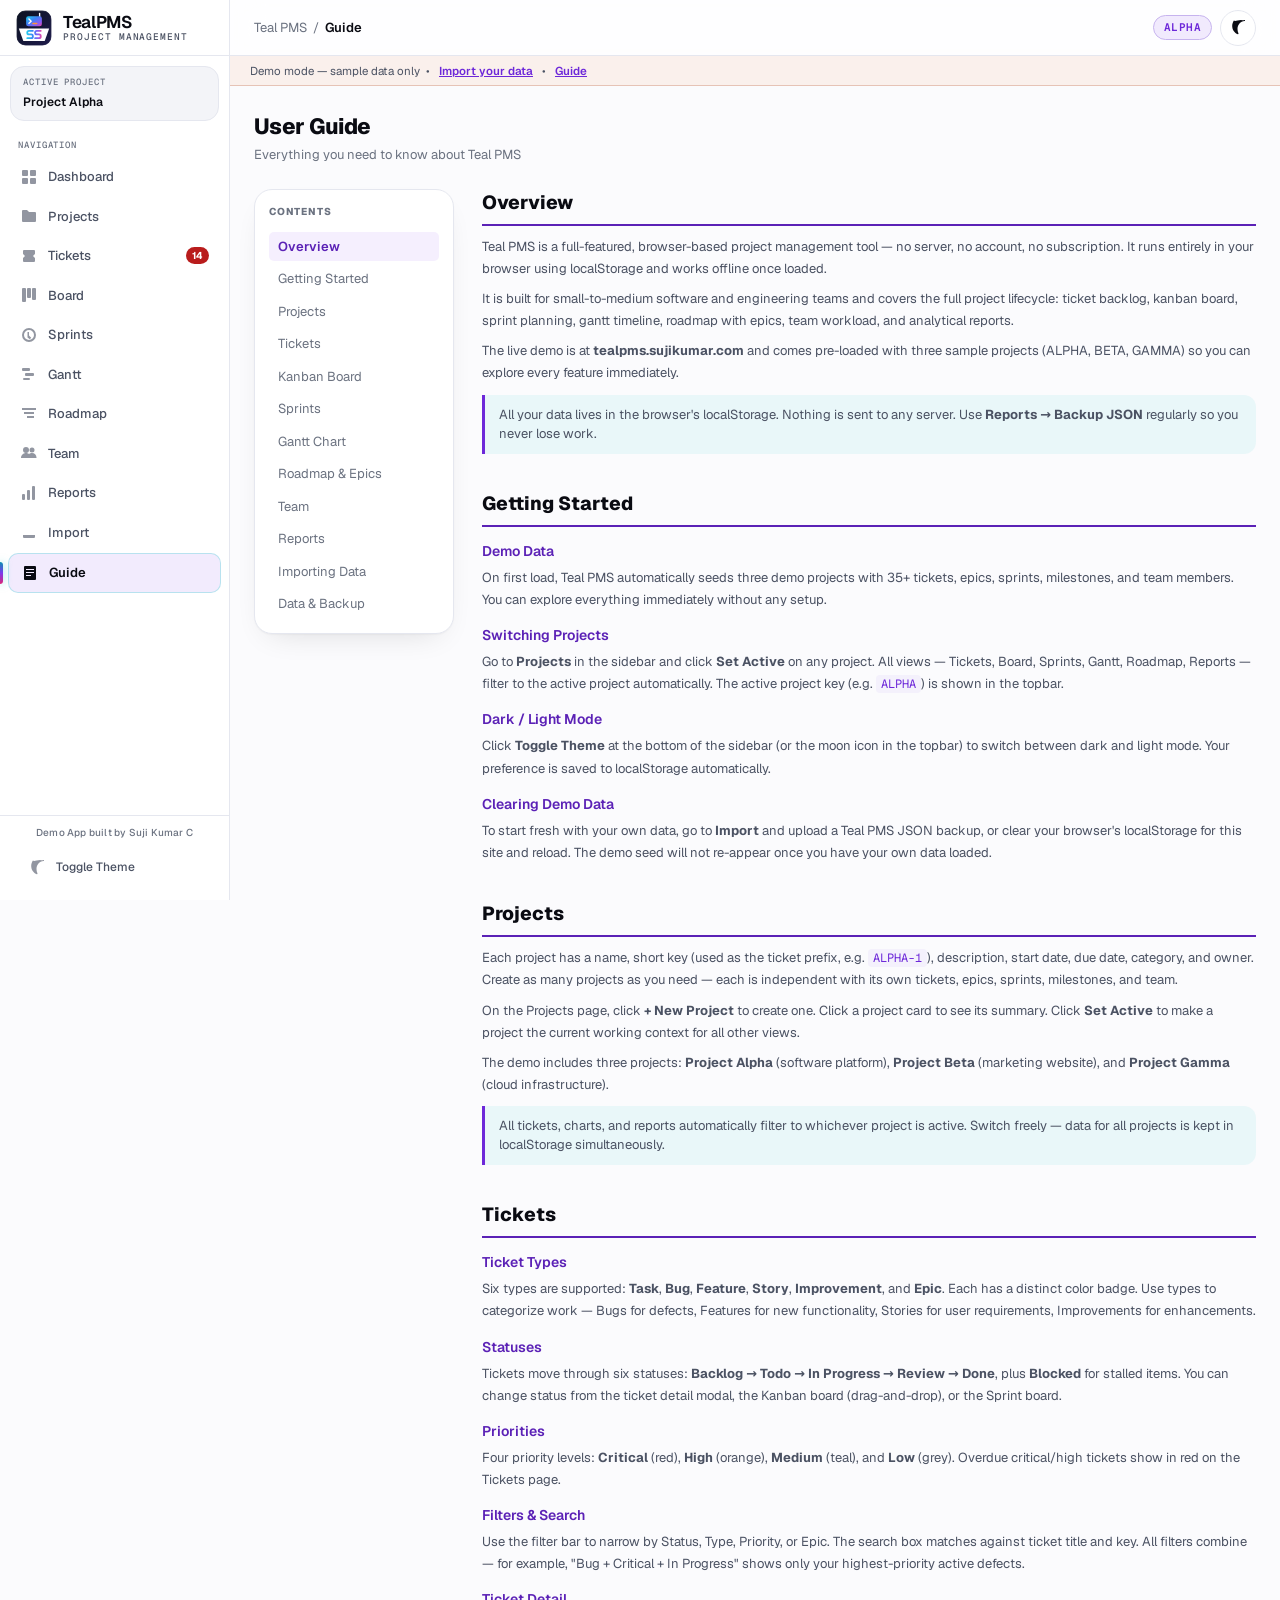
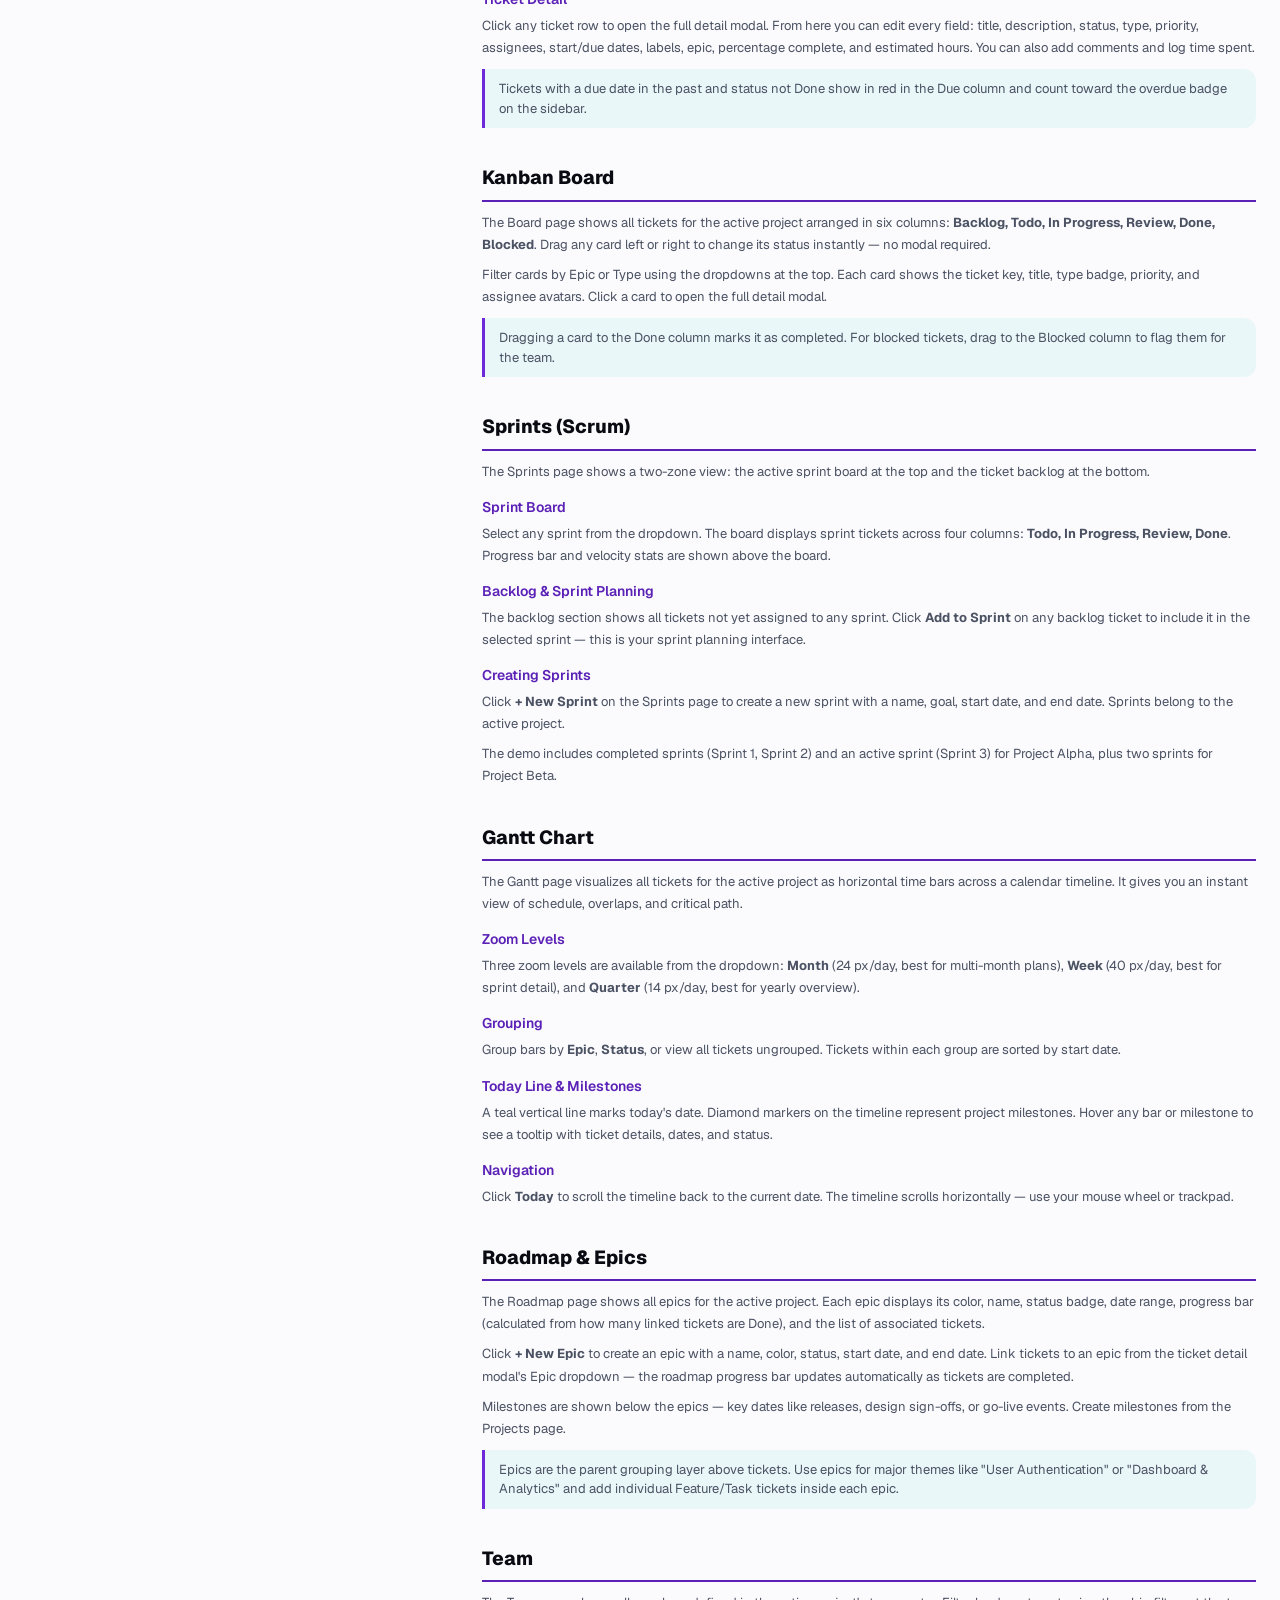
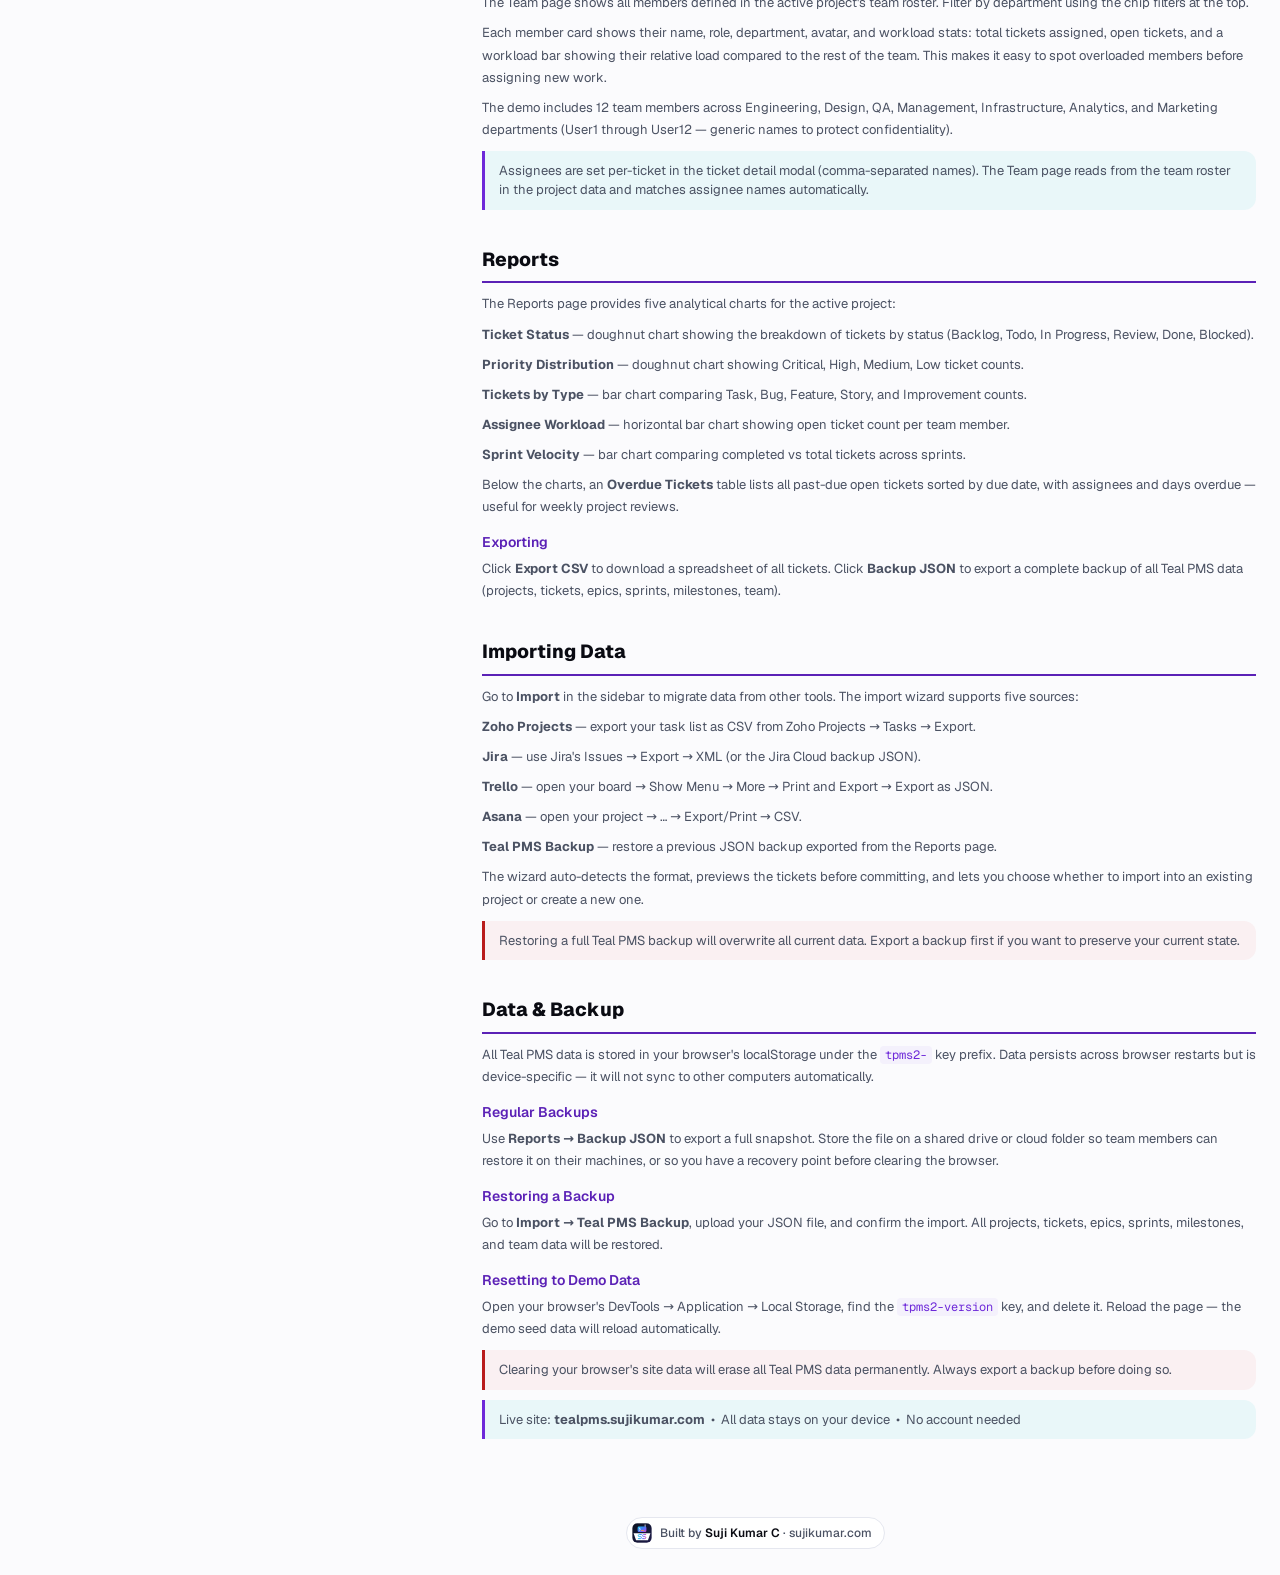
<file: guide.html>
<!DOCTYPE html>
<html lang="en">
<head><meta charset="UTF-8"/>
  <meta name="author" content="Suji Kumar C" /><meta name="viewport" content="width=device-width,initial-scale=1"/>
<title>Teal PMS — Guide</title><link rel="icon" href="favicon.svg"/><meta name="theme-color" content="#FBFBFD" media="(prefers-color-scheme: light)"/><meta name="theme-color" content="#07080D" media="(prefers-color-scheme: dark)"/><link rel="preload" href="fonts/geist.woff2" as="font" type="font/woff2" crossorigin/><link rel="stylesheet" href="css/style.css"/></head>
<body>
<script src="js/data.js"></script><script src="js/common.js"></script>
<script>seedDemoData(); buildNav('guide');</script>
<div class="main-content">
  <div class="page-header">
    <div>
      <div class="page-title">User Guide</div>
      <div class="page-sub">Everything you need to know about Teal PMS</div>
    </div>
  </div>
  <div class="guide-layout">

    <!-- TOC -->
    <div class="guide-toc card card-sm">
      <div style="font-size:10px;font-weight:800;text-transform:uppercase;letter-spacing:.8px;color:var(--text-muted);margin-bottom:10px">Contents</div>
      <a href="#overview">Overview</a>
      <a href="#getting-started">Getting Started</a>
      <a href="#projects">Projects</a>
      <a href="#tickets">Tickets</a>
      <a href="#board">Kanban Board</a>
      <a href="#scrum">Sprints</a>
      <a href="#gantt">Gantt Chart</a>
      <a href="#roadmap">Roadmap &amp; Epics</a>
      <a href="#team">Team</a>
      <a href="#reports">Reports</a>
      <a href="#import">Importing Data</a>
      <a href="#data">Data &amp; Backup</a>
    </div>

    <!-- Content -->
    <div>

      <!-- Overview -->
      <div class="guide-section" id="overview">
        <h2>Overview</h2>
        <p>Teal PMS is a full-featured, browser-based project management tool — no server, no account, no subscription. It runs entirely in your browser using localStorage and works offline once loaded.</p>
        <p>It is built for small-to-medium software and engineering teams and covers the full project lifecycle: ticket backlog, kanban board, sprint planning, gantt timeline, roadmap with epics, team workload, and analytical reports.</p>
        <p>The live demo is at <strong>tealpms.sujikumar.com</strong> and comes pre-loaded with three sample projects (ALPHA, BETA, GAMMA) so you can explore every feature immediately.</p>
        <div class="tip">All your data lives in the browser's localStorage. Nothing is sent to any server. Use <strong>Reports → Backup JSON</strong> regularly so you never lose work.</div>
      </div>

      <!-- Getting Started -->
      <div class="guide-section" id="getting-started">
        <h2>Getting Started</h2>
        <h3>Demo Data</h3>
        <p>On first load, Teal PMS automatically seeds three demo projects with 35+ tickets, epics, sprints, milestones, and team members. You can explore everything immediately without any setup.</p>
        <h3>Switching Projects</h3>
        <p>Go to <strong>Projects</strong> in the sidebar and click <strong>Set Active</strong> on any project. All views — Tickets, Board, Sprints, Gantt, Roadmap, Reports — filter to the active project automatically. The active project key (e.g. <code>ALPHA</code>) is shown in the topbar.</p>
        <h3>Dark / Light Mode</h3>
        <p>Click <strong>Toggle Theme</strong> at the bottom of the sidebar (or the moon icon in the topbar) to switch between dark and light mode. Your preference is saved to localStorage automatically.</p>
        <h3>Clearing Demo Data</h3>
        <p>To start fresh with your own data, go to <strong>Import</strong> and upload a Teal PMS JSON backup, or clear your browser's localStorage for this site and reload. The demo seed will not re-appear once you have your own data loaded.</p>
      </div>

      <!-- Projects -->
      <div class="guide-section" id="projects">
        <h2>Projects</h2>
        <p>Each project has a name, short key (used as the ticket prefix, e.g. <code>ALPHA-1</code>), description, start date, due date, category, and owner. Create as many projects as you need — each is independent with its own tickets, epics, sprints, milestones, and team.</p>
        <p>On the Projects page, click <strong>+ New Project</strong> to create one. Click a project card to see its summary. Click <strong>Set Active</strong> to make a project the current working context for all other views.</p>
        <p>The demo includes three projects: <strong>Project Alpha</strong> (software platform), <strong>Project Beta</strong> (marketing website), and <strong>Project Gamma</strong> (cloud infrastructure).</p>
        <div class="tip">All tickets, charts, and reports automatically filter to whichever project is active. Switch freely — data for all projects is kept in localStorage simultaneously.</div>
      </div>

      <!-- Tickets -->
      <div class="guide-section" id="tickets">
        <h2>Tickets</h2>
        <h3>Ticket Types</h3>
        <p>Six types are supported: <strong>Task</strong>, <strong>Bug</strong>, <strong>Feature</strong>, <strong>Story</strong>, <strong>Improvement</strong>, and <strong>Epic</strong>. Each has a distinct color badge. Use types to categorize work — Bugs for defects, Features for new functionality, Stories for user requirements, Improvements for enhancements.</p>
        <h3>Statuses</h3>
        <p>Tickets move through six statuses: <strong>Backlog → Todo → In Progress → Review → Done</strong>, plus <strong>Blocked</strong> for stalled items. You can change status from the ticket detail modal, the Kanban board (drag-and-drop), or the Sprint board.</p>
        <h3>Priorities</h3>
        <p>Four priority levels: <strong>Critical</strong> (red), <strong>High</strong> (orange), <strong>Medium</strong> (teal), and <strong>Low</strong> (grey). Overdue critical/high tickets show in red on the Tickets page.</p>
        <h3>Filters &amp; Search</h3>
        <p>Use the filter bar to narrow by Status, Type, Priority, or Epic. The search box matches against ticket title and key. All filters combine — for example, "Bug + Critical + In Progress" shows only your highest-priority active defects.</p>
        <h3>Ticket Detail</h3>
        <p>Click any ticket row to open the full detail modal. From here you can edit every field: title, description, status, type, priority, assignees, start/due dates, labels, epic, percentage complete, and estimated hours. You can also add comments and log time spent.</p>
        <div class="tip">Tickets with a due date in the past and status not Done show in red in the Due column and count toward the overdue badge on the sidebar.</div>
      </div>

      <!-- Board -->
      <div class="guide-section" id="board">
        <h2>Kanban Board</h2>
        <p>The Board page shows all tickets for the active project arranged in six columns: <strong>Backlog, Todo, In Progress, Review, Done, Blocked</strong>. Drag any card left or right to change its status instantly — no modal required.</p>
        <p>Filter cards by Epic or Type using the dropdowns at the top. Each card shows the ticket key, title, type badge, priority, and assignee avatars. Click a card to open the full detail modal.</p>
        <div class="tip">Dragging a card to the Done column marks it as completed. For blocked tickets, drag to the Blocked column to flag them for the team.</div>
      </div>

      <!-- Scrum -->
      <div class="guide-section" id="scrum">
        <h2>Sprints (Scrum)</h2>
        <p>The Sprints page shows a two-zone view: the active sprint board at the top and the ticket backlog at the bottom.</p>
        <h3>Sprint Board</h3>
        <p>Select any sprint from the dropdown. The board displays sprint tickets across four columns: <strong>Todo, In Progress, Review, Done</strong>. Progress bar and velocity stats are shown above the board.</p>
        <h3>Backlog &amp; Sprint Planning</h3>
        <p>The backlog section shows all tickets not yet assigned to any sprint. Click <strong>Add to Sprint</strong> on any backlog ticket to include it in the selected sprint — this is your sprint planning interface.</p>
        <h3>Creating Sprints</h3>
        <p>Click <strong>+ New Sprint</strong> on the Sprints page to create a new sprint with a name, goal, start date, and end date. Sprints belong to the active project.</p>
        <p>The demo includes completed sprints (Sprint 1, Sprint 2) and an active sprint (Sprint 3) for Project Alpha, plus two sprints for Project Beta.</p>
      </div>

      <!-- Gantt -->
      <div class="guide-section" id="gantt">
        <h2>Gantt Chart</h2>
        <p>The Gantt page visualizes all tickets for the active project as horizontal time bars across a calendar timeline. It gives you an instant view of schedule, overlaps, and critical path.</p>
        <h3>Zoom Levels</h3>
        <p>Three zoom levels are available from the dropdown: <strong>Month</strong> (24 px/day, best for multi-month plans), <strong>Week</strong> (40 px/day, best for sprint detail), and <strong>Quarter</strong> (14 px/day, best for yearly overview).</p>
        <h3>Grouping</h3>
        <p>Group bars by <strong>Epic</strong>, <strong>Status</strong>, or view all tickets ungrouped. Tickets within each group are sorted by start date.</p>
        <h3>Today Line &amp; Milestones</h3>
        <p>A teal vertical line marks today's date. Diamond markers on the timeline represent project milestones. Hover any bar or milestone to see a tooltip with ticket details, dates, and status.</p>
        <h3>Navigation</h3>
        <p>Click <strong>Today</strong> to scroll the timeline back to the current date. The timeline scrolls horizontally — use your mouse wheel or trackpad.</p>
      </div>

      <!-- Roadmap -->
      <div class="guide-section" id="roadmap">
        <h2>Roadmap &amp; Epics</h2>
        <p>The Roadmap page shows all epics for the active project. Each epic displays its color, name, status badge, date range, progress bar (calculated from how many linked tickets are Done), and the list of associated tickets.</p>
        <p>Click <strong>+ New Epic</strong> to create an epic with a name, color, status, start date, and end date. Link tickets to an epic from the ticket detail modal's Epic dropdown — the roadmap progress bar updates automatically as tickets are completed.</p>
        <p>Milestones are shown below the epics — key dates like releases, design sign-offs, or go-live events. Create milestones from the Projects page.</p>
        <div class="tip">Epics are the parent grouping layer above tickets. Use epics for major themes like "User Authentication" or "Dashboard & Analytics" and add individual Feature/Task tickets inside each epic.</div>
      </div>

      <!-- Team -->
      <div class="guide-section" id="team">
        <h2>Team</h2>
        <p>The Team page shows all members defined in the active project's team roster. Filter by department using the chip filters at the top.</p>
        <p>Each member card shows their name, role, department, avatar, and workload stats: total tickets assigned, open tickets, and a workload bar showing their relative load compared to the rest of the team. This makes it easy to spot overloaded members before assigning new work.</p>
        <p>The demo includes 12 team members across Engineering, Design, QA, Management, Infrastructure, Analytics, and Marketing departments (User1 through User12 — generic names to protect confidentiality).</p>
        <div class="tip">Assignees are set per-ticket in the ticket detail modal (comma-separated names). The Team page reads from the team roster in the project data and matches assignee names automatically.</div>
      </div>

      <!-- Reports -->
      <div class="guide-section" id="reports">
        <h2>Reports</h2>
        <p>The Reports page provides five analytical charts for the active project:</p>
        <p><strong>Ticket Status</strong> — doughnut chart showing the breakdown of tickets by status (Backlog, Todo, In Progress, Review, Done, Blocked).</p>
        <p><strong>Priority Distribution</strong> — doughnut chart showing Critical, High, Medium, Low ticket counts.</p>
        <p><strong>Tickets by Type</strong> — bar chart comparing Task, Bug, Feature, Story, and Improvement counts.</p>
        <p><strong>Assignee Workload</strong> — horizontal bar chart showing open ticket count per team member.</p>
        <p><strong>Sprint Velocity</strong> — bar chart comparing completed vs total tickets across sprints.</p>
        <p>Below the charts, an <strong>Overdue Tickets</strong> table lists all past-due open tickets sorted by due date, with assignees and days overdue — useful for weekly project reviews.</p>
        <h3>Exporting</h3>
        <p>Click <strong>Export CSV</strong> to download a spreadsheet of all tickets. Click <strong>Backup JSON</strong> to export a complete backup of all Teal PMS data (projects, tickets, epics, sprints, milestones, team).</p>
      </div>

      <!-- Import -->
      <div class="guide-section" id="import">
        <h2>Importing Data</h2>
        <p>Go to <strong>Import</strong> in the sidebar to migrate data from other tools. The import wizard supports five sources:</p>
        <p><strong>Zoho Projects</strong> — export your task list as CSV from Zoho Projects &rarr; Tasks &rarr; Export.</p>
        <p><strong>Jira</strong> — use Jira's Issues &rarr; Export &rarr; XML (or the Jira Cloud backup JSON).</p>
        <p><strong>Trello</strong> — open your board &rarr; Show Menu &rarr; More &rarr; Print and Export &rarr; Export as JSON.</p>
        <p><strong>Asana</strong> — open your project &rarr; &hellip; &rarr; Export/Print &rarr; CSV.</p>
        <p><strong>Teal PMS Backup</strong> — restore a previous JSON backup exported from the Reports page.</p>
        <p>The wizard auto-detects the format, previews the tickets before committing, and lets you choose whether to import into an existing project or create a new one.</p>
        <div class="warn-box">Restoring a full Teal PMS backup will overwrite all current data. Export a backup first if you want to preserve your current state.</div>
      </div>

      <!-- Data & Backup -->
      <div class="guide-section" id="data">
        <h2>Data &amp; Backup</h2>
        <p>All Teal PMS data is stored in your browser's localStorage under the <code>tpms2-</code> key prefix. Data persists across browser restarts but is device-specific — it will not sync to other computers automatically.</p>
        <h3>Regular Backups</h3>
        <p>Use <strong>Reports &rarr; Backup JSON</strong> to export a full snapshot. Store the file on a shared drive or cloud folder so team members can restore it on their machines, or so you have a recovery point before clearing the browser.</p>
        <h3>Restoring a Backup</h3>
        <p>Go to <strong>Import &rarr; Teal PMS Backup</strong>, upload your JSON file, and confirm the import. All projects, tickets, epics, sprints, milestones, and team data will be restored.</p>
        <h3>Resetting to Demo Data</h3>
        <p>Open your browser's DevTools &rarr; Application &rarr; Local Storage, find the <code>tpms2-version</code> key, and delete it. Reload the page — the demo seed data will reload automatically.</p>
        <div class="warn-box">Clearing your browser's site data will erase all Teal PMS data permanently. Always export a backup before doing so.</div>
        <div class="tip">Live site: <strong>tealpms.sujikumar.com</strong> &nbsp;&bull;&nbsp; All data stays on your device &nbsp;&bull;&nbsp; No account needed</div>
      </div>

    </div>
  </div>
</div>
<script>
const sections = document.querySelectorAll('.guide-section');
const links = document.querySelectorAll('.guide-toc a');
const observer = new IntersectionObserver(entries => {
  entries.forEach(e => {
    if (e.isIntersecting) {
      links.forEach(l => l.classList.remove('active'));
      const a = document.querySelector(`.guide-toc a[href="#${e.target.id}"]`);
      if (a) a.classList.add('active');
    }
  });
}, { rootMargin: '-20% 0px -70% 0px' });
sections.forEach(s => observer.observe(s));
</script>
</body></html>
</file>
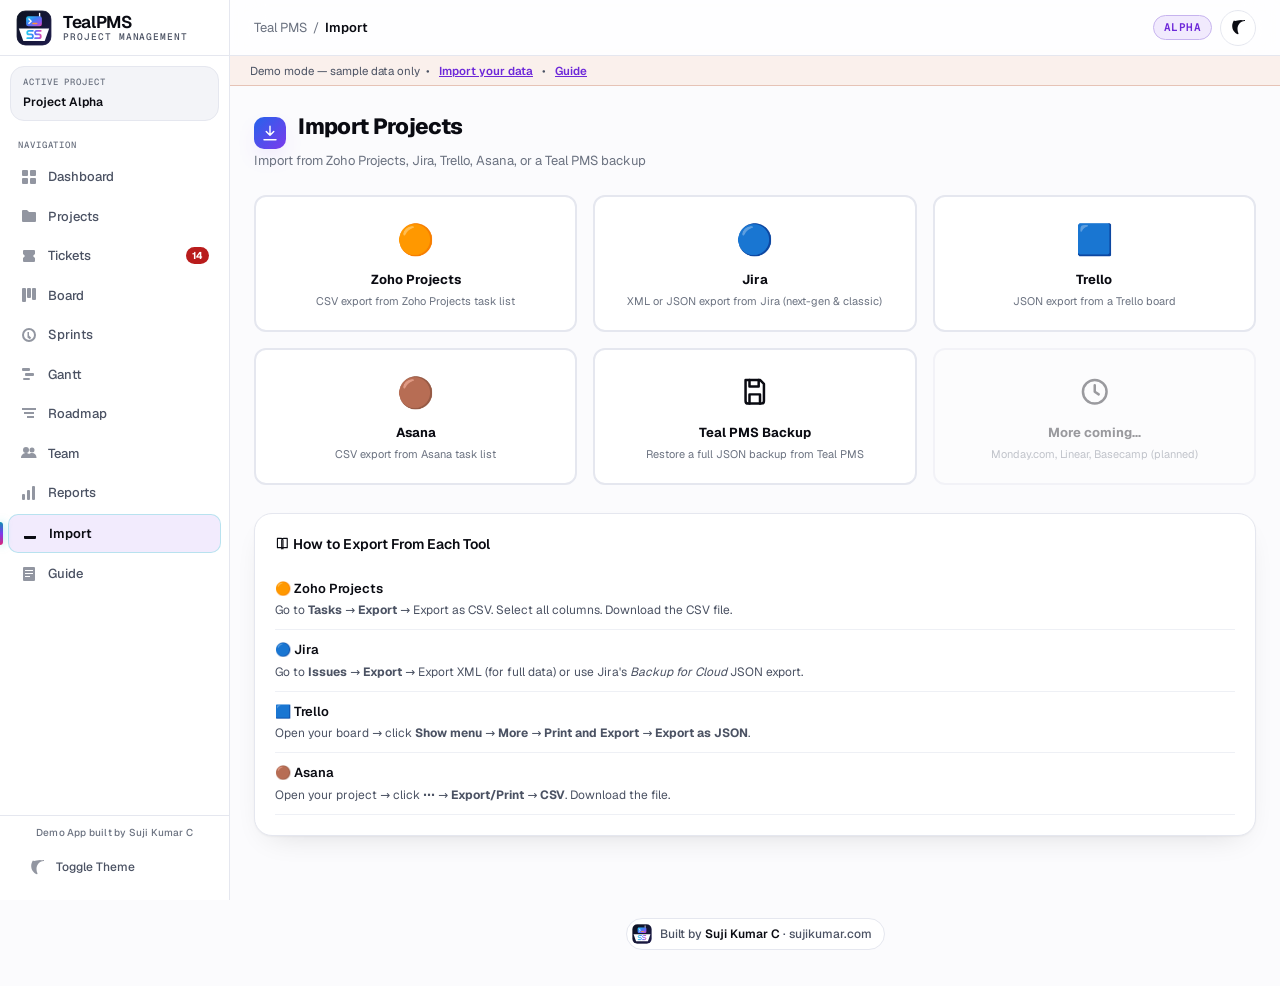
<file: import.html>
<!DOCTYPE html>
<html lang="en">
<head><meta charset="UTF-8"/>
  <meta name="author" content="Suji Kumar C" /><meta name="viewport" content="width=device-width,initial-scale=1"/>
<title>Teal PMS — Import</title><link rel="icon" href="favicon.svg"/><meta name="theme-color" content="#FBFBFD" media="(prefers-color-scheme: light)"/><meta name="theme-color" content="#07080D" media="(prefers-color-scheme: dark)"/><link rel="preload" href="fonts/geist.woff2" as="font" type="font/woff2" crossorigin/><link rel="stylesheet" href="css/style.css"/></head>
<body>
<script src="js/data.js"></script><script src="js/common.js"></script>
<script src="js/import.js"></script>
<script>seedDemoData(); buildNav('import');</script>
<div class="main-content">
  <div class="page-header">
    <div><div class="page-title"><i data-ic="import"></i> Import Projects</div><div class="page-sub">Import from Zoho Projects, Jira, Trello, Asana, or a Teal PMS backup</div></div>
  </div>

  <!-- Source cards -->
  <div class="grid-3" style="margin-bottom:28px">
    <div class="import-source-card" id="src-zoho" onclick="selectSource('zoho')">
      <div class="import-source-icon">🟠</div>
      <div class="import-source-name">Zoho Projects</div>
      <div class="import-source-desc">CSV export from Zoho Projects task list</div>
    </div>
    <div class="import-source-card" id="src-jira" onclick="selectSource('jira')">
      <div class="import-source-icon">🔵</div>
      <div class="import-source-name">Jira</div>
      <div class="import-source-desc">XML or JSON export from Jira (next-gen & classic)</div>
    </div>
    <div class="import-source-card" id="src-trello" onclick="selectSource('trello')">
      <div class="import-source-icon">🟦</div>
      <div class="import-source-name">Trello</div>
      <div class="import-source-desc">JSON export from a Trello board</div>
    </div>
    <div class="import-source-card" id="src-asana" onclick="selectSource('asana')">
      <div class="import-source-icon">🟤</div>
      <div class="import-source-name">Asana</div>
      <div class="import-source-desc">CSV export from Asana task list</div>
    </div>
    <div class="import-source-card" id="src-backup" onclick="selectSource('backup')">
      <div class="import-source-icon"><i data-ic="save"></i> </div>
      <div class="import-source-name">Teal PMS Backup</div>
      <div class="import-source-desc">Restore a full JSON backup from Teal PMS</div>
    </div>
    <div class="import-source-card" style="opacity:.4;cursor:default">
      <div class="import-source-icon"><i data-ic="clock"></i> </div>
      <div class="import-source-name">More coming…</div>
      <div class="import-source-desc">Monday.com, Linear, Basecamp (planned)</div>
    </div>
  </div>

  <!-- Step wizard -->
  <div id="import-wizard" style="display:none">
    <div class="card card-body" style="margin-bottom:20px">
      <div style="display:flex;gap:8px;align-items:center;margin-bottom:16px">
        <div class="step-badge active" id="step1-badge">1</div><span style="font-size:13px;font-weight:600">Choose File</span>
        <div style="height:1px;flex:1;background:var(--border)"></div>
        <div class="step-badge" id="step2-badge">2</div><span style="font-size:13px;font-weight:600">Map Project</span>
        <div style="height:1px;flex:1;background:var(--border)"></div>
        <div class="step-badge" id="step3-badge">3</div><span style="font-size:13px;font-weight:600">Preview & Import</span>
      </div>

      <!-- Step 1 -->
      <div id="step1">
        <div class="import-dropzone" id="dropzone" onclick="document.getElementById('fileInput').click()" ondragover="event.preventDefault();this.classList.add('drag-over')" ondragleave="this.classList.remove('drag-over')" ondrop="handleDrop(event)">
          <div style="font-size:40px;margin-bottom:12px"><i data-ic="folder"></i></div>
          <div style="font-weight:600">Drop file here or click to browse</div>
          <div style="font-size:12px;color:var(--text-muted);margin-top:6px" id="accepted-ext">Accepted: .csv, .json, .xml</div>
        </div>
        <input type="file" id="fileInput" style="display:none" onchange="handleFile(this.files[0])"/>
        <div id="file-info" style="display:none;margin-top:12px;padding:12px;background:var(--bg-card);border-radius:8px;font-size:13px"></div>
      </div>

      <!-- Step 2 -->
      <div id="step2" style="display:none">
        <div class="form-group"><label>Target Project</label>
          <select class="form-control" id="target-project">
            <option value="__new__">Create new project from import</option>
          </select>
        </div>
        <div id="new-project-fields">
          <div class="form-row">
            <div class="form-group"><label>New Project Name</label><input class="form-control" id="new-proj-name" placeholder="e.g. Imported Project"/></div>
            <div class="form-group"><label>Project Key</label><input class="form-control" id="new-proj-key" placeholder="e.g. IMP" maxlength="6"/></div>
          </div>
        </div>
        <div style="display:flex;gap:8px;margin-top:12px">
          <button class="btn btn-outline" onclick="goStep(1)">← Back</button>
          <button class="btn btn-primary" onclick="goStep(3)">Preview →</button>
        </div>
      </div>

      <!-- Step 3 -->
      <div id="step3" style="display:none">
        <div id="preview-content"></div>
        <div style="display:flex;gap:8px;margin-top:16px">
          <button class="btn btn-outline" onclick="goStep(2)">← Back</button>
          <button class="btn btn-primary" onclick="doImport()" id="import-btn">Import Now</button>
        </div>
      </div>
    </div>
  </div>

  <!-- How-to guides -->
  <div class="card card-body" id="how-to-section">
    <div style="font-weight:600;margin-bottom:14px"><i data-ic="book"></i> How to Export From Each Tool</div>
    <div id="guide-content">
      <div class="import-guide-item">
        <div class="import-guide-title">🟠 Zoho Projects</div>
        <div class="import-guide-steps">Go to <strong>Tasks</strong> → <strong>Export</strong> → Export as CSV. Select all columns. Download the CSV file.</div>
      </div>
      <div class="import-guide-item">
        <div class="import-guide-title">🔵 Jira</div>
        <div class="import-guide-steps">Go to <strong>Issues</strong> → <strong>Export</strong> → Export XML (for full data) or use Jira's <em>Backup for Cloud</em> JSON export.</div>
      </div>
      <div class="import-guide-item">
        <div class="import-guide-title">🟦 Trello</div>
        <div class="import-guide-steps">Open your board → click <strong>Show menu</strong> → <strong>More</strong> → <strong>Print and Export</strong> → <strong>Export as JSON</strong>.</div>
      </div>
      <div class="import-guide-item">
        <div class="import-guide-title">🟤 Asana</div>
        <div class="import-guide-steps">Open your project → click <strong>⋯</strong> → <strong>Export/Print</strong> → <strong>CSV</strong>. Download the file.</div>
      </div>
    </div>
  </div>
</div>

<script>
let selectedSource = null, parsedData = null, fileContent = null, fileName = null;

function selectSource(src) {
  document.querySelectorAll('.import-source-card').forEach(c=>c.classList.remove('selected'));
  document.getElementById('src-'+src).classList.add('selected');
  selectedSource = src;
  document.getElementById('import-wizard').style.display = 'block';
  document.getElementById('how-to-section').style.display = 'none';
  const exts = {zoho:'.csv',jira:'.xml, .json',trello:'.json',asana:'.csv',backup:'.json'};
  document.getElementById('accepted-ext').textContent = 'Accepted: ' + (exts[src]||'');
  goStep(1);

  // Fill projects dropdown
  const sel = document.getElementById('target-project');
  sel.innerHTML = '<option value="__new__">Create new project from import</option>';
  getProjects().forEach(p=>{ const o=document.createElement('option');o.value=p.id;o.textContent=p.name; sel.appendChild(o); });
  sel.onchange = () => { document.getElementById('new-project-fields').style.display = sel.value==='__new__'?'block':'none'; };
}

function goStep(n) {
  [1,2,3].forEach(i=>{ document.getElementById('step'+i).style.display=i===n?'block':'none'; document.getElementById('step'+i+'-badge').classList.toggle('active',i<=n); });
  if (n===3) buildPreview();
}

function handleDrop(e) { e.preventDefault(); document.getElementById('dropzone').classList.remove('drag-over'); handleFile(e.dataTransfer.files[0]); }

function handleFile(file) {
  if(!file) return;
  fileName = file.name;
  const reader = new FileReader();
  reader.onload = e => {
    fileContent = e.target.result;
    document.getElementById('file-info').style.display='block';
    document.getElementById('file-info').innerHTML=`<i data-ic="check"></i> <strong>${file.name}</strong> — ${(file.size/1024).toFixed(1)} KB`;
    document.getElementById('new-proj-name').value = file.name.replace(/\.[^.]+$/,'');
    document.getElementById('new-proj-key').value = file.name.replace(/\.[^.]+$/,'').replace(/[^A-Z]/gi,'').toUpperCase().slice(0,5) || 'IMP';
    setTimeout(()=>goStep(2), 300);
  };
  reader.readAsText(file);
}

function buildPreview() {
  if(!fileContent){document.getElementById('preview-content').innerHTML='<p style="color:var(--fail)">No file loaded.</p>';return;}
  try {
    const projId = document.getElementById('target-project').value;
    const projKey = projId==='__new__' ? document.getElementById('new-proj-key').value||'IMP' : getProjects().find(p=>p.id===projId)?.key||'IMP';
    parsedData = runImport(selectedSource, fileName, fileContent, projId, projKey);
    document.getElementById('preview-content').innerHTML = `
      <div style="background:var(--bg-card);padding:16px;border-radius:8px;margin-bottom:12px">
        <div style="font-weight:600;margin-bottom:8px">Import Preview</div>
        <div style="font-size:13px;color:var(--text-muted)">Source: <strong style="color:var(--text)">${selectedSource}</strong> &nbsp;·&nbsp; File: <strong style="color:var(--text)">${fileName}</strong></div>
        <div style="font-size:13px;color:var(--text-muted);margin-top:4px">Tickets found: <strong style="color:var(--teal-br)">${parsedData.tickets?.length||0}</strong></div>
        ${parsedData.project?`<div style="font-size:13px;color:var(--text-muted);margin-top:4px">Project: <strong style="color:var(--teal-br)">${parsedData.project.name}</strong></div>`:''}
      </div>
      ${parsedData.tickets?.length?`<div class="table-wrap" style="max-height:260px"><table><thead><tr><th>Key</th><th>Title</th><th>Type</th><th>Status</th><th>Priority</th></tr></thead><tbody>${parsedData.tickets.slice(0,20).map(t=>`<tr><td><span class="ticket-key">${t.key}</span></td><td style="max-width:220px;overflow:hidden;text-overflow:ellipsis;white-space:nowrap">${t.title}</td><td>${typeBadge(t.type)}</td><td>${statusBadge(t.status)}</td><td>${priorityBadge(t.priority)}</td></tr>`).join('')}${parsedData.tickets.length>20?`<tr><td colspan="5" style="text-align:center;color:var(--text-muted)">…and ${parsedData.tickets.length-20} more</td></tr>`:''}</tbody></table></div>`:'<p style="color:var(--text-muted)">No tickets found in the file.</p>'}
    `;
  } catch(err) {
    document.getElementById('preview-content').innerHTML=`<div style="color:var(--fail);padding:12px"><i data-ic="x"></i> Parse error: ${err.message}</div>`;
  }
}

function doImport() {
  if(!parsedData){toast('Nothing to import','fail');return;}
  try {
    const projId = document.getElementById('target-project').value;
    if(projId==='__new__' && parsedData.project) {
      parsedData.project.name = document.getElementById('new-proj-name').value || parsedData.project.name;
      parsedData.project.key = document.getElementById('new-proj-key').value || parsedData.project.key;
    }
    if(selectedSource==='backup') { importData(); return; }
    commitImport(parsedData, projId==='__new__');
    toast(`Imported ${parsedData.tickets?.length||0} tickets ✓`);
    setTimeout(()=>{ window.location.href='tickets.html'; }, 1200);
  } catch(e) { toast('Import failed: '+e.message,'fail'); }
}
</script>
</body></html>
</file>
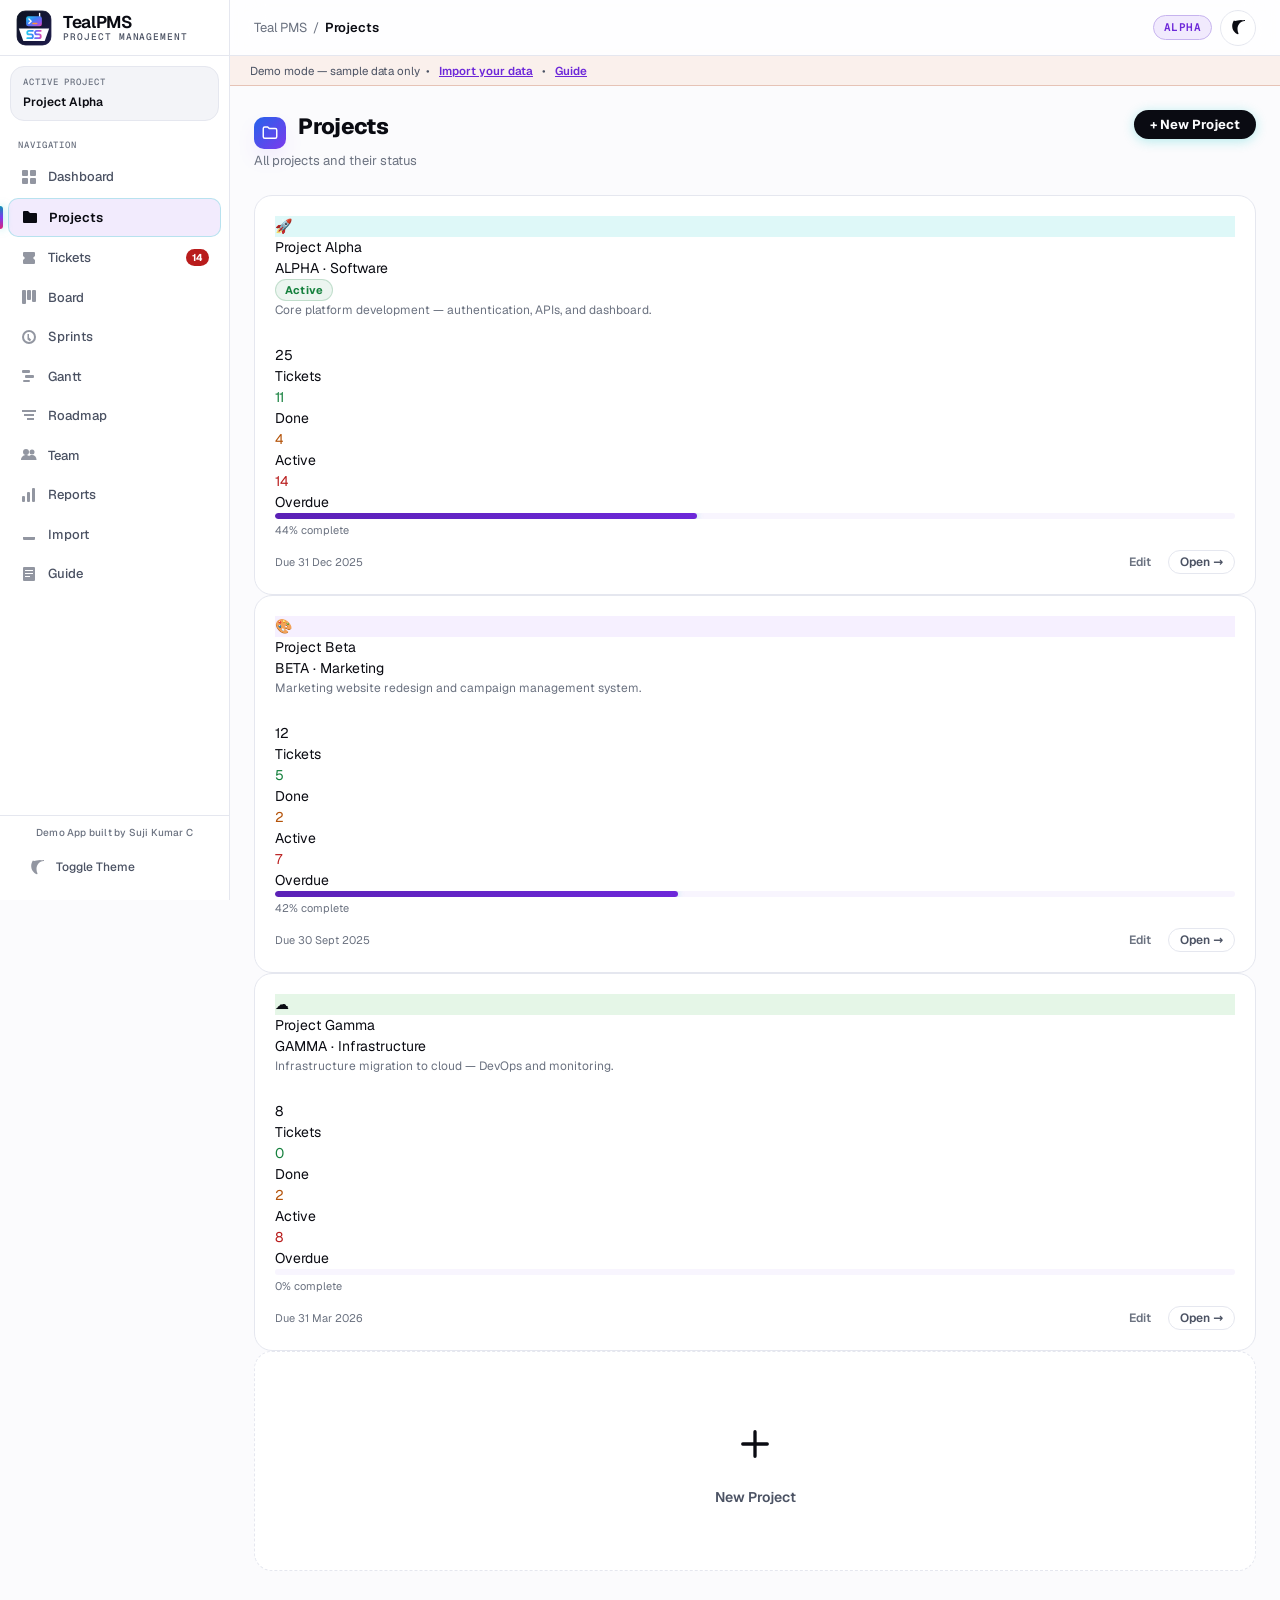
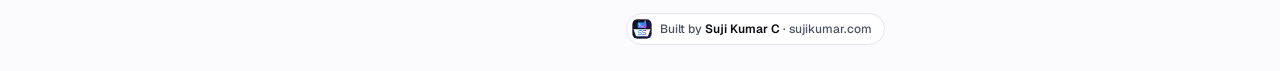
<file: projects.html>
<!DOCTYPE html>
<html lang="en">
<head><meta charset="UTF-8"/>
  <meta name="author" content="Suji Kumar C" /><meta name="viewport" content="width=device-width,initial-scale=1"/>
<title>Teal PMS — Projects</title><link rel="icon" href="favicon.svg"/><meta name="theme-color" content="#FBFBFD" media="(prefers-color-scheme: light)"/><meta name="theme-color" content="#07080D" media="(prefers-color-scheme: dark)"/><link rel="preload" href="fonts/geist.woff2" as="font" type="font/woff2" crossorigin/><link rel="stylesheet" href="css/style.css"/></head>
<body>
<script src="js/data.js"></script><script src="js/common.js"></script>
<script>seedDemoData(); buildNav('projects');</script>
<div class="modal-overlay" id="proj-modal">
  <div class="modal"><div class="modal-header"><span class="modal-title" id="pm-title">New Project</span><button class="modal-close" onclick="closeModal()">✕</button></div>
  <div class="modal-body">
    <div class="form-row">
      <div class="form-group" style="flex:2"><label>Project Name *</label><input class="form-control" id="pm-name" placeholder="e.g. Project Alpha"/></div>
      <div class="form-group"><label>Key *</label><input class="form-control" id="pm-key" placeholder="ALPHA" maxlength="8" style="text-transform:uppercase"/></div>
    </div>
    <div class="form-row">
      <div class="form-group"><label>Category</label><select class="form-control" id="pm-cat"><option>Software</option><option>Marketing</option><option>Infrastructure</option><option>Design</option><option>Research</option><option>Operations</option></select></div>
      <div class="form-group"><label>Status</label><select class="form-control" id="pm-status"><option>Active</option><option>On Hold</option><option>Completed</option><option>Cancelled</option></select></div>
    </div>
    <div class="form-row">
      <div class="form-group"><label>Start Date</label><input class="form-control" type="date" id="pm-start"/></div>
      <div class="form-group"><label>Due Date</label><input class="form-control" type="date" id="pm-due"/></div>
    </div>
    <div class="form-row">
      <div class="form-group"><label>Icon (emoji)</label><input class="form-control" id="pm-icon" placeholder="🚀" maxlength="4"/></div>
      <div class="form-group"><label>Color</label><input class="form-control" type="color" id="pm-color" value="#7C3AED"/></div>
    </div>
    <div class="form-group"><label>Description</label><textarea class="form-control" id="pm-desc" rows="2" placeholder="What is this project about?"></textarea></div>
  </div>
  <div class="modal-footer"><button class="btn btn-outline" onclick="closeModal()">Cancel</button><button class="btn btn-primary" onclick="saveProject()">Save Project</button></div>
  </div>
</div>
<div class="main-content">
  <div class="page-header">
    <div><div class="page-title"><i data-ic="folder"></i> Projects</div><div class="page-sub">All projects and their status</div></div>
    <button class="btn btn-primary" onclick="openModal()">+ New Project</button>
  </div>
  <div class="project-grid" id="project-grid"></div>
</div>
<script>
function render() {
  const projects = getProjects();
  const activeId = getActiveProjectId();
  document.getElementById('project-grid').innerHTML = projects.map(p => {
    const s = calcProjectStats(p.id);
    const isActive = p.id === activeId;
    return `<div class="project-card ${isActive?'active-proj':''}" onclick="setActive('${p.id}')">
      <div class="project-card-header">
        <div class="project-icon" style="background:${p.color}22">${p.icon||'📁'}</div>
        <div style="flex:1;min-width:0">
          <div class="project-name">${p.name}</div>
          <div class="project-key">${p.key} · ${p.category||''}</div>
        </div>
        ${isActive?'<span class="badge badge-done">Active</span>':''}
      </div>
      <div style="font-size:12px;color:var(--text-muted);margin-bottom:12px;min-height:32px;line-height:1.6">${p.description||''}</div>
      <div class="project-card-stats">
        <div class="proj-stat"><div class="proj-stat-val">${s.total}</div><div class="proj-stat-lbl">Tickets</div></div>
        <div class="proj-stat"><div class="proj-stat-val" style="color:var(--pass)">${s.done}</div><div class="proj-stat-lbl">Done</div></div>
        <div class="proj-stat"><div class="proj-stat-val" style="color:var(--warn)">${s.inProg}</div><div class="proj-stat-lbl">Active</div></div>
        <div class="proj-stat"><div class="proj-stat-val" style="color:var(--fail)">${s.overdue}</div><div class="proj-stat-lbl">Overdue</div></div>
      </div>
      <div style="margin-bottom:10px">${progressBar(s.pct)}<span style="font-size:11px;color:var(--text-muted)">${s.pct}% complete</span></div>
      <div style="display:flex;justify-content:space-between;align-items:center">
        <span style="font-size:11px;color:var(--text-muted)">Due ${fmtDate(p.dueDate)}</span>
        <div style="display:flex;gap:6px">
          <button class="btn btn-ghost btn-sm" onclick="event.stopPropagation();editProject('${p.id}')">Edit</button>
          <a href="tickets.html" class="btn btn-outline btn-sm" onclick="event.stopPropagation();setActiveProject('${p.id}')">Open →</a>
        </div>
      </div>
    </div>`;
  }).join('') + `<div class="project-card" style="border-style:dashed;display:flex;flex-direction:column;align-items:center;justify-content:center;gap:12px;min-height:220px;cursor:pointer" onclick="openModal()">
    <div style="font-size:40px"><i data-ic="plus"></i> </div>
    <div style="font-size:14px;font-weight:600;color:var(--text-dim)">New Project</div>
  </div>`;
}
function setActive(id) { setActiveProject(id); render(); toast('Active project changed'); location.reload(); }
let editId = null;
function openModal(id = null) {
  editId = id;
  document.getElementById('pm-title').textContent = id ? 'Edit Project' : 'New Project';
  if (id) { const p = getProject(id); if(p){ document.getElementById('pm-name').value=p.name; document.getElementById('pm-key').value=p.key; document.getElementById('pm-cat').value=p.category||'Software'; document.getElementById('pm-status').value=p.status||'Active'; document.getElementById('pm-start').value=p.startDate||''; document.getElementById('pm-due').value=p.dueDate||''; document.getElementById('pm-icon').value=p.icon||''; document.getElementById('pm-color').value=p.color||'#0DC8C8'; document.getElementById('pm-desc').value=p.description||''; }}
  document.getElementById('proj-modal').classList.add('open');
}
function editProject(id) { openModal(id); }
function closeModal() { document.getElementById('proj-modal').classList.remove('open'); editId=null; }
function saveProject() {
  const name = document.getElementById('pm-name').value.trim();
  const key = document.getElementById('pm-key').value.trim().toUpperCase();
  if (!name || !key) { toast('Name and Key are required','fail'); return; }
  const data = { name, key, category:document.getElementById('pm-cat').value, status:document.getElementById('pm-status').value, startDate:document.getElementById('pm-start').value, dueDate:document.getElementById('pm-due').value, icon:document.getElementById('pm-icon').value||'📁', color:document.getElementById('pm-color').value, description:document.getElementById('pm-desc').value };
  if (editId) { updateProject(editId, data); } else { createProject({ id:`PRJ-${Date.now()}`, ...data }); }
  closeModal(); render(); toast('Project saved ✓');
}
render();
</script>
</body></html>
</file>
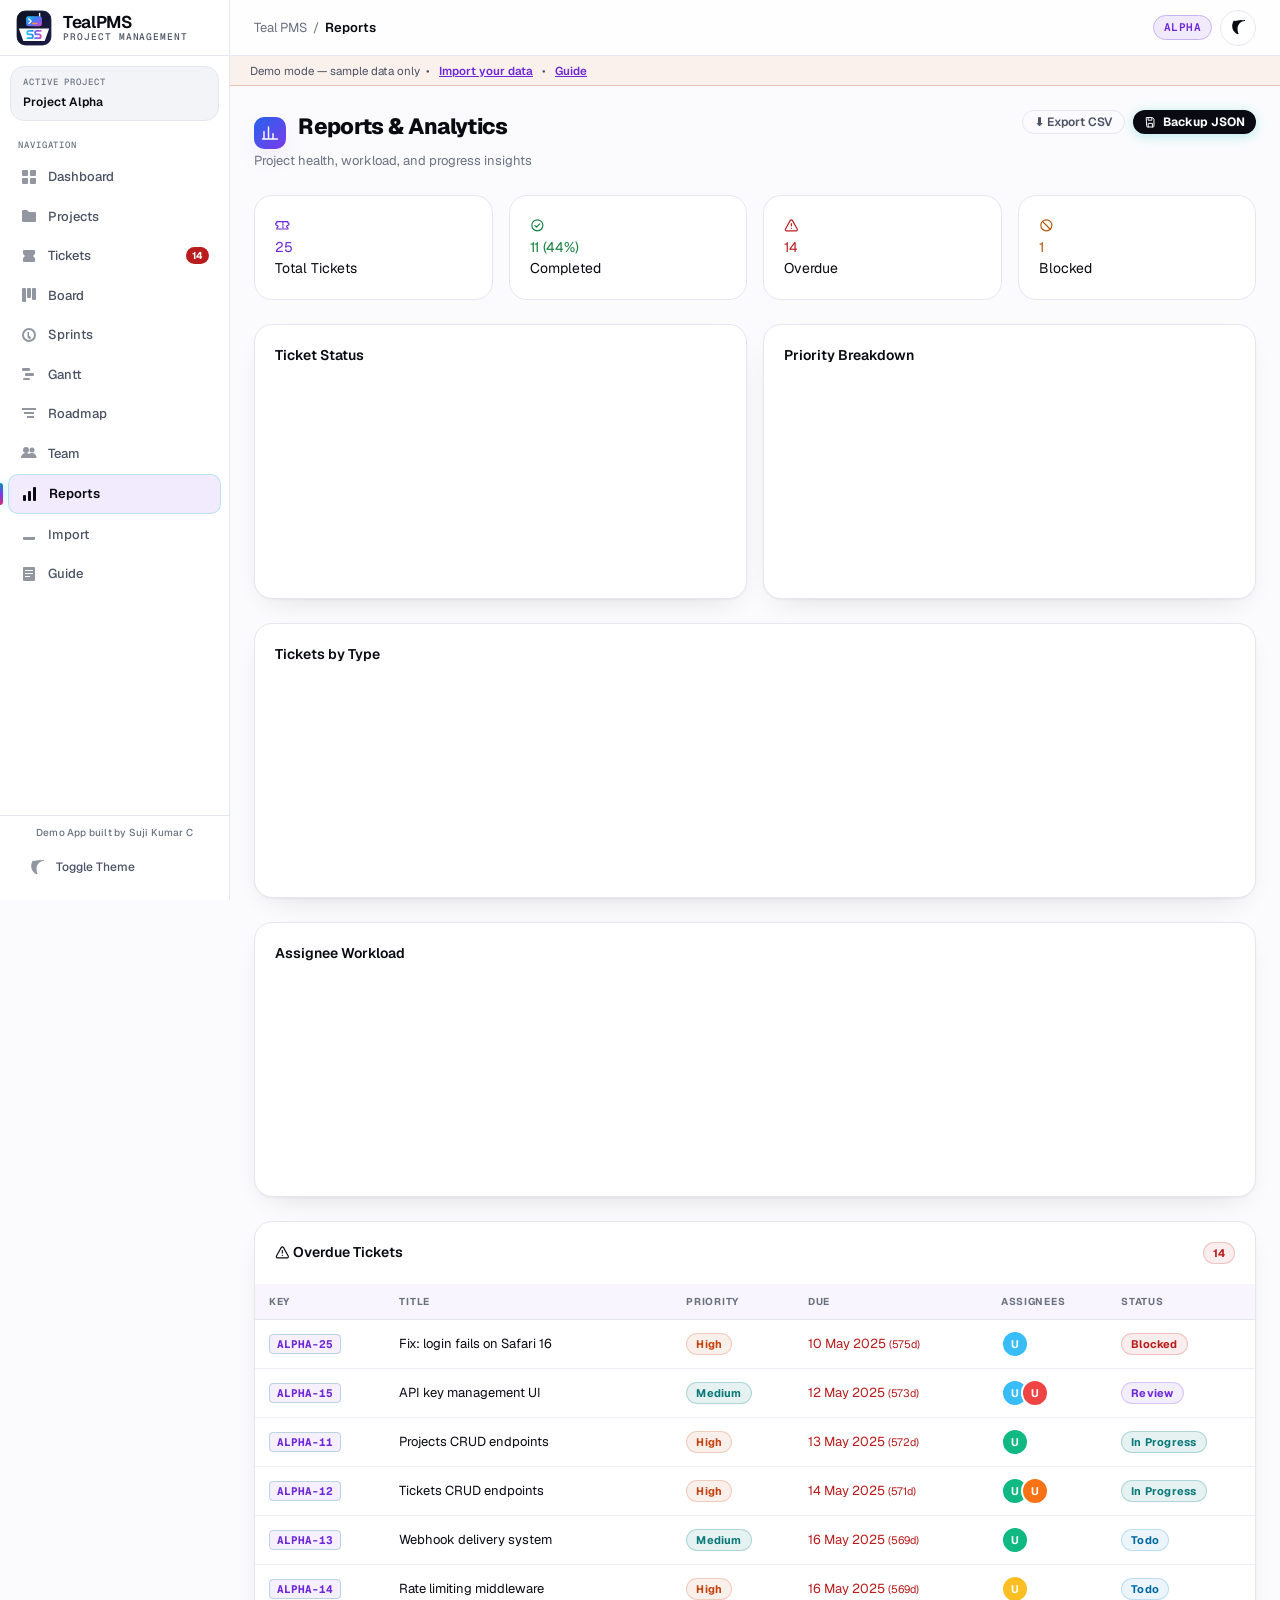
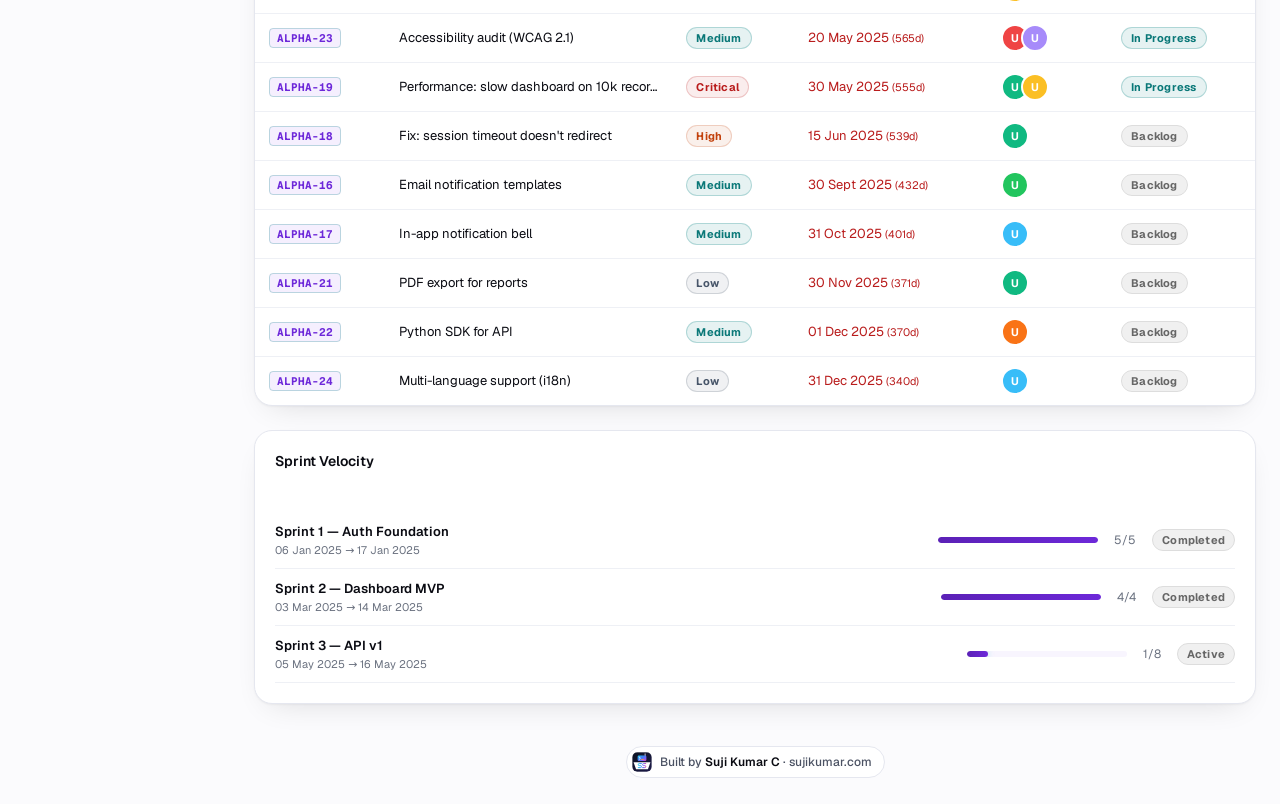
<file: reports.html>
<!DOCTYPE html>
<html lang="en">
<head><meta charset="UTF-8"/>
  <meta name="author" content="Suji Kumar C" /><meta name="viewport" content="width=device-width,initial-scale=1"/>
<title>Teal PMS — Reports</title><link rel="icon" href="favicon.svg"/><meta name="theme-color" content="#FBFBFD" media="(prefers-color-scheme: light)"/><meta name="theme-color" content="#07080D" media="(prefers-color-scheme: dark)"/><link rel="preload" href="fonts/geist.woff2" as="font" type="font/woff2" crossorigin/><link rel="stylesheet" href="css/style.css"/>
<script src="js/vendor/chart.umd.min.js"></script></head>
<body>
<script src="js/data.js"></script><script src="js/common.js"></script>
<script>seedDemoData(); buildNav('reports');</script>
<div class="main-content">
  <div class="page-header">
    <div><div class="page-title"><i data-ic="chart"></i> Reports & Analytics</div><div class="page-sub">Project health, workload, and progress insights</div></div>
    <div style="display:flex;gap:8px">
      <button class="btn btn-outline btn-sm" onclick="exportCSV()">⬇ Export CSV</button>
      <button class="btn btn-primary btn-sm" onclick="exportData()"><i data-ic="save"></i> Backup JSON</button>
    </div>
  </div>

  <div class="grid-4" style="margin-bottom:24px" id="summary-tiles"></div>

  <div class="grid-2" style="margin-bottom:24px">
    <div class="card card-body"><div style="font-weight:600;margin-bottom:12px">Ticket Status</div><div class="chart-wrap"><canvas id="statusChart"></canvas></div></div>
    <div class="card card-body"><div style="font-weight:600;margin-bottom:12px">Priority Breakdown</div><div class="chart-wrap"><canvas id="priorityChart"></canvas></div></div>
  </div>

  <div class="card card-body" style="margin-bottom:24px"><div style="font-weight:600;margin-bottom:12px">Tickets by Type</div><div class="chart-wrap" style="max-height:220px"><canvas id="typeChart"></canvas></div></div>

  <div class="card card-body" style="margin-bottom:24px"><div style="font-weight:600;margin-bottom:12px">Assignee Workload</div><div class="chart-wrap" style="max-height:280px"><canvas id="workloadChart"></canvas></div></div>

  <div class="card" style="margin-bottom:24px">
    <div class="card-body" style="display:flex;align-items:center;justify-content:space-between;margin-bottom:0"><span style="font-weight:600"><i data-ic="alert"></i> Overdue Tickets</span><span id="overdue-count" class="badge badge-critical"></span></div>
    <div id="overdue-table"></div>
  </div>

  <div class="card">
    <div class="card-body" style="display:flex;align-items:center;justify-content:space-between;margin-bottom:0"><span style="font-weight:600">Sprint Velocity</span></div>
    <div class="card-body" id="sprint-table"></div>
  </div>
</div>

<script>
const proj = getActiveProject();
const tickets = proj ? getTicketsByProject(proj.id) : [];
const team = getTeam();
const sprints = proj ? getSprintsByProject(proj.id) : [];

const TEAL='#7C3AED', TEAL2='#6D28D9', WARN='#f59e0b', FAIL='#ef4444', PASS='#10b981';
const textColor = () => getComputedStyle(document.documentElement).getPropertyValue('--text-muted').trim() || '#aaa';

// Summary tiles
const done=tickets.filter(t=>t.status==='Done').length;
const blocked=tickets.filter(t=>t.status==='Blocked').length;
const overdue=tickets.filter(t=>t.dueDate && new Date(t.dueDate)<new Date() && t.status!=='Done').length;
const pct=tickets.length?Math.round(done/tickets.length*100):0;
document.getElementById('summary-tiles').innerHTML = [
  {label:'Total Tickets',val:tickets.length,icon:'<i data-ic="ticket"></i> ',col:'var(--teal)'},
  {label:'Completed',val:`${done} (${pct}%)`,icon:'<i data-ic="check"></i> ',col:'var(--pass)'},
  {label:'Overdue',val:overdue,icon:'<i data-ic="alert"></i> ',col:'var(--fail)'},
  {label:'Blocked',val:blocked,icon:'<i data-ic="ban"></i> ',col:'var(--warn)'},
].map(s=>`<div class="stat-tile"><div class="stat-icon" style="color:${s.col}">${s.icon}</div><div class="stat-val" style="color:${s.col}">${s.val}</div><div class="stat-label">${s.label}</div></div>`).join('');

// Charts
const statusGroups = ['Backlog','Todo','In Progress','Review','Done','Blocked'];
const statusCounts = statusGroups.map(s=>tickets.filter(t=>t.status===s).length);
new Chart(document.getElementById('statusChart'),{type:'doughnut',data:{labels:statusGroups,datasets:[{data:statusCounts,backgroundColor:['#94A3B8','#60a5fa',TEAL,WARN,PASS,FAIL],borderWidth:0}]},options:{plugins:{legend:{labels:{color:textColor(),boxWidth:12}}},cutout:'65%'}});

const prioGroups=['Critical','High','Medium','Low'];
const prioCounts=prioGroups.map(p=>tickets.filter(t=>t.priority===p).length);
new Chart(document.getElementById('priorityChart'),{type:'doughnut',data:{labels:prioGroups,datasets:[{data:prioCounts,backgroundColor:[FAIL,WARN,TEAL,'#60a5fa'],borderWidth:0}]},options:{plugins:{legend:{labels:{color:textColor(),boxWidth:12}}},cutout:'65%'}});

const typeGroups=['Task','Bug','Feature','Story','Improvement','Epic'];
const typeCounts=typeGroups.map(tp=>tickets.filter(t=>t.type===tp).length);
new Chart(document.getElementById('typeChart'),{type:'bar',data:{labels:typeGroups,datasets:[{data:typeCounts,backgroundColor:[TEAL,FAIL,'#60a5fa',WARN,PASS,'#8b5cf6'],borderRadius:6}]},options:{plugins:{legend:{display:false}},scales:{x:{ticks:{color:textColor()}},y:{ticks:{color:textColor(),stepSize:1},grid:{color:gridColor()}}}}});

const assigneeCounts={};
tickets.forEach(t=>(t.assignees||[]).forEach(a=>{assigneeCounts[a]=(assigneeCounts[a]||0)+1;}));
const topAssignees=Object.entries(assigneeCounts).sort((a,b)=>b[1]-a[1]).slice(0,12);
new Chart(document.getElementById('workloadChart'),{type:'bar',data:{labels:topAssignees.map(a=>a[0]),datasets:[{data:topAssignees.map(a=>a[1]),backgroundColor:TEAL+'99',borderColor:TEAL,borderWidth:2,borderRadius:4}]},options:{indexAxis:'y',plugins:{legend:{display:false}},scales:{x:{ticks:{color:textColor(),stepSize:1},grid:{color:gridColor()}},y:{ticks:{color:textColor()}}}}});

// Overdue table
const overdueList=tickets.filter(t=>t.dueDate&&new Date(t.dueDate)<new Date()&&t.status!=='Done').sort((a,b)=>new Date(a.dueDate)-new Date(b.dueDate));
document.getElementById('overdue-count').textContent=overdueList.length;
document.getElementById('overdue-table').innerHTML=overdueList.length?`<div class="table-wrap"><table><thead><tr><th>Key</th><th>Title</th><th>Priority</th><th>Due</th><th>Assignees</th><th>Status</th></tr></thead><tbody>${overdueList.map(t=>{const d=Math.ceil((new Date()-new Date(t.dueDate))/(86400000));return`<tr><td><span class="ticket-key">${t.key}</span></td><td style="max-width:220px;overflow:hidden;text-overflow:ellipsis;white-space:nowrap">${t.title}</td><td>${priorityBadge(t.priority)}</td><td style="color:var(--fail)">${fmtDate(t.dueDate)} <small>(${d}d)</small></td><td>${renderAvatars(t.assignees,2)}</td><td>${statusBadge(t.status)}</td></tr>`;}).join('')}</tbody></table></div>`:'<div style="padding:16px 20px;color:var(--pass)"><i data-ic="check"></i> No overdue tickets!</div>';

// Sprint velocity
document.getElementById('sprint-table').innerHTML=sprints.length?sprints.map(s=>{const st=tickets.filter(t=>t.sprintId===s.id);const sd=st.filter(t=>t.status==='Done').length;return`<div style="display:flex;align-items:center;gap:16px;padding:10px 0;border-bottom:1px solid var(--border-dim)"><div style="flex:1"><div style="font-weight:600;font-size:13px">${s.name}</div><div style="font-size:11px;color:var(--text-muted)">${fmtDate(s.startDate)} → ${fmtDate(s.endDate)}</div></div><div style="width:160px">${progressBar(st.length?Math.round(sd/st.length*100):0)}</div><div style="font-size:12px;color:var(--text-muted)">${sd}/${st.length}</div>${statusBadge(s.status)}</div>`;}).join(''):'<p style="color:var(--text-muted)">No sprints defined.</p>';

function exportCSV() {
  const rows=[['Key','Title','Type','Status','Priority','Assignees','Epic','Sprint','Due Date'],...tickets.map(t=>[t.key,`"${t.title.replace(/"/g,'""')}"`,t.type,t.status,t.priority,(t.assignees||[]).join(';'),'','',t.dueDate||''])];
  const blob=new Blob([rows.map(r=>r.join(',')).join('\n')],{type:'text/csv'});
  const a=document.createElement('a');a.href=URL.createObjectURL(blob);a.download='teal-pms-export.csv';a.click();
}
</script>
</body></html>
</file>
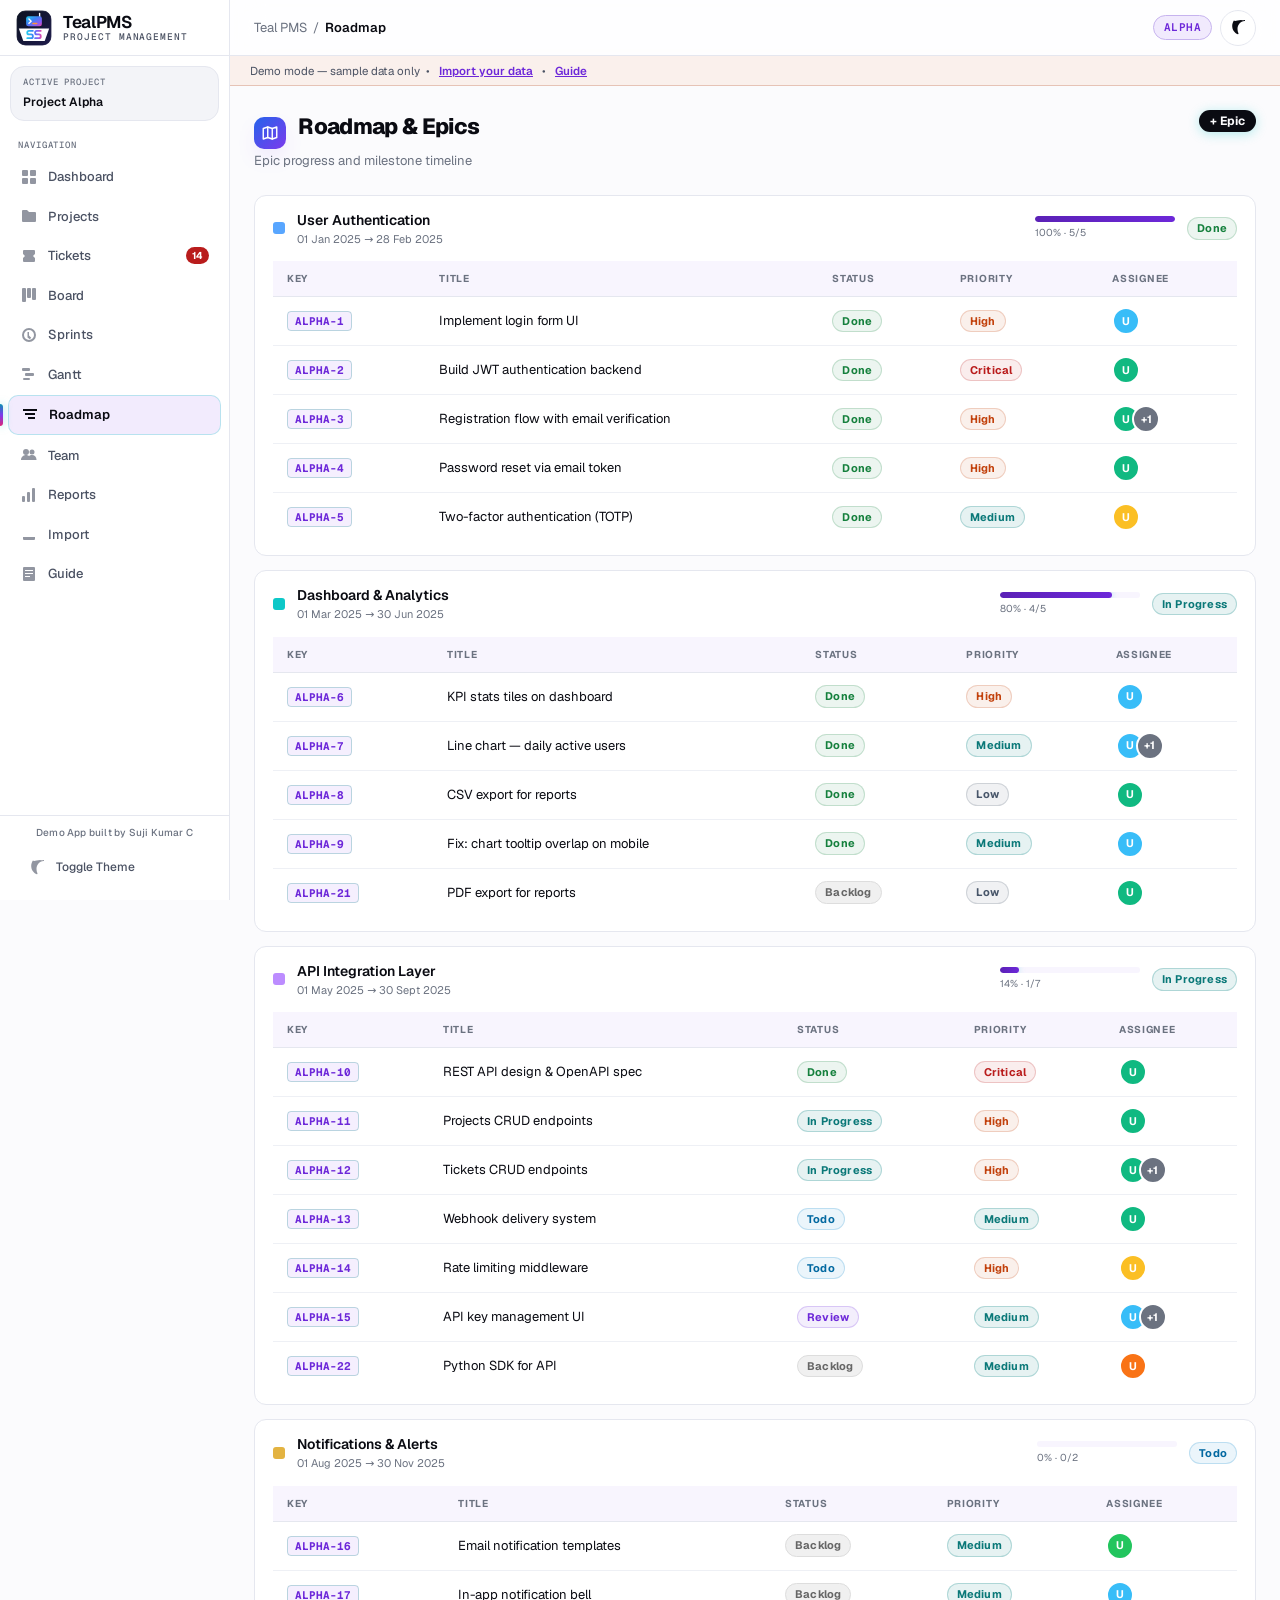
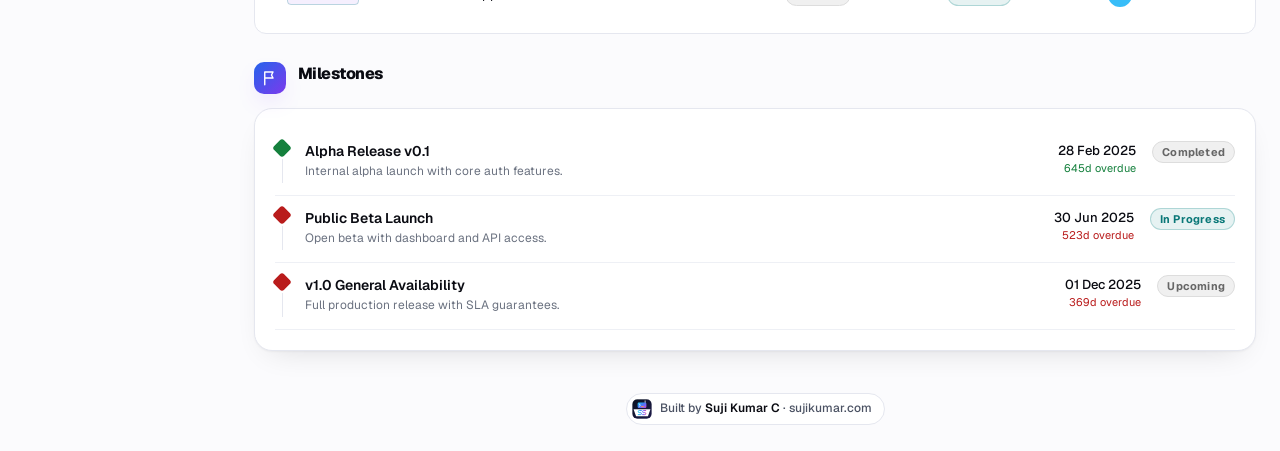
<file: roadmap.html>
<!DOCTYPE html>
<html lang="en">
<head><meta charset="UTF-8"/>
  <meta name="author" content="Suji Kumar C" /><meta name="viewport" content="width=device-width,initial-scale=1"/>
<title>Teal PMS — Roadmap</title><link rel="icon" href="favicon.svg"/><meta name="theme-color" content="#FBFBFD" media="(prefers-color-scheme: light)"/><meta name="theme-color" content="#07080D" media="(prefers-color-scheme: dark)"/><link rel="preload" href="fonts/geist.woff2" as="font" type="font/woff2" crossorigin/><link rel="stylesheet" href="css/style.css"/></head>
<body>
<script src="js/data.js"></script><script src="js/common.js"></script>
<script>seedDemoData(); buildNav('roadmap');</script>
<div class="main-content">
  <div class="page-header">
    <div><div class="page-title"><i data-ic="map"></i> Roadmap & Epics</div><div class="page-sub">Epic progress and milestone timeline</div></div>
    <button class="btn btn-primary btn-sm" onclick="openNewEpic()">+ Epic</button>
  </div>
  <div id="epics-list"></div>
  <div style="margin-top:28px"><div class="page-title" style="font-size:16px;margin-bottom:14px"><i data-ic="flag"></i> Milestones</div><div id="milestones-list"></div></div>
</div>
<div class="modal-overlay" id="epic-modal">
  <div class="modal"><div class="modal-header"><span class="modal-title">New Epic</span><button class="modal-close" onclick="closeEpicModal()">✕</button></div>
  <div class="modal-body">
    <div class="form-group"><label>Epic Name *</label><input class="form-control" id="ep-name" placeholder="e.g. User Authentication"/></div>
    <div class="form-group"><label>Description</label><textarea class="form-control" id="ep-desc" rows="2"></textarea></div>
    <div class="form-row">
      <div class="form-group"><label>Status</label><select class="form-control" id="ep-status"><option>Todo</option><option>In Progress</option><option>Done</option></select></div>
      <div class="form-group"><label>Color</label><input class="form-control" type="color" id="ep-color" value="#7C3AED"/></div>
    </div>
    <div class="form-row">
      <div class="form-group"><label>Start</label><input class="form-control" type="date" id="ep-start"/></div>
      <div class="form-group"><label>End</label><input class="form-control" type="date" id="ep-end"/></div>
    </div>
  </div>
  <div class="modal-footer"><button class="btn btn-outline" onclick="closeEpicModal()">Cancel</button><button class="btn btn-primary" onclick="saveEpic()">Save</button></div>
  </div>
</div>
<script>
const proj = getActiveProject();
function render() {
  const epics = proj ? getEpicsByProject(proj.id) : [];
  const tickets = proj ? getTicketsByProject(proj.id) : [];
  document.getElementById('epics-list').innerHTML = epics.length ? epics.map(e => {
    const et = tickets.filter(t => t.epicId === e.id);
    const done = et.filter(t => t.status === 'Done').length;
    const pct = et.length ? Math.round(done/et.length*100) : 0;
    return `<div class="roadmap-epic">
      <div class="roadmap-epic-header">
        <div class="epic-color-dot" style="background:${e.color}"></div>
        <div style="flex:1"><div class="epic-name">${e.name}</div><div class="epic-meta">${fmtDate(e.startDate)} → ${fmtDate(e.dueDate)}</div></div>
        <div class="epic-progress">${progressBar(pct)}<span style="font-size:10px;color:var(--text-muted)">${pct}% · ${done}/${et.length}</span></div>
        ${statusBadge(e.status)}
      </div>
      ${et.length ? `<div class="roadmap-epic-tickets"><div class="table-wrap"><table><thead><tr><th>Key</th><th>Title</th><th>Status</th><th>Priority</th><th>Assignee</th></tr></thead><tbody>${et.slice(0,8).map(t=>`<tr><td><span class="ticket-key">${t.key}</span></td><td style="max-width:240px;overflow:hidden;text-overflow:ellipsis;white-space:nowrap">${t.title}</td><td>${statusBadge(t.status)}</td><td>${priorityBadge(t.priority)}</td><td>${renderAvatars(t.assignees,1)}</td></tr>`).join('')}${et.length>8?`<tr><td colspan="5" style="color:var(--text-muted);font-size:12px;text-align:center">+${et.length-8} more</td></tr>`:''}</tbody></table></div></div>` : ''}
    </div>`;
  }).join('') : '<div class="card card-body" style="color:var(--text-muted)">No epics yet. Create your first epic to plan your roadmap.</div>';

  const ms = getMilestonesByProject(proj?.id||'');
  document.getElementById('milestones-list').innerHTML = ms.length ? `<div class="card"><div class="card-body">${ms.map(m=>{
    const d = daysFrom(m.date);
    const col = m.status==='Completed'?'var(--pass)':d!==null&&d<0?'var(--fail)':'var(--teal-br)';
    return `<div style="display:flex;align-items:flex-start;gap:16px;padding:12px 0;border-bottom:1px solid var(--border-dim)">
      <div style="display:flex;flex-direction:column;align-items:center;gap:4px">
        <div style="width:14px;height:14px;background:${col};border-radius:3px;transform:rotate(45deg)"></div>
        <div style="width:1px;height:24px;background:var(--border)"></div>
      </div>
      <div style="flex:1">
        <div style="font-weight:600;font-size:14px">${m.name}</div>
        <div style="font-size:12px;color:var(--text-muted)">${m.description||''}</div>
      </div>
      <div style="text-align:right">
        <div style="font-size:13px;font-weight:500">${fmtDate(m.date)}</div>
        ${d!==null?`<div style="font-size:11px;color:${col}">${d<0?`${Math.abs(d)}d overdue`:d===0?'Today':`${d}d remaining`}</div>`:''}
      </div>
      ${statusBadge(m.status)}
    </div>`;
  }).join('')}</div></div>` : '<p style="color:var(--text-muted)">No milestones defined.</p>';
}
function openNewEpic() { document.getElementById('epic-modal').classList.add('open'); }
function closeEpicModal() { document.getElementById('epic-modal').classList.remove('open'); }
function saveEpic() {
  const name = document.getElementById('ep-name').value.trim(); if(!name){toast('Name required','fail');return;}
  createEpic({ projectId:proj?.id, name, description:document.getElementById('ep-desc').value, status:document.getElementById('ep-status').value, color:document.getElementById('ep-color').value, startDate:document.getElementById('ep-start').value, dueDate:document.getElementById('ep-end').value });
  closeEpicModal(); render(); toast('Epic created ✓');
}
render();
</script>
</body></html>
</file>
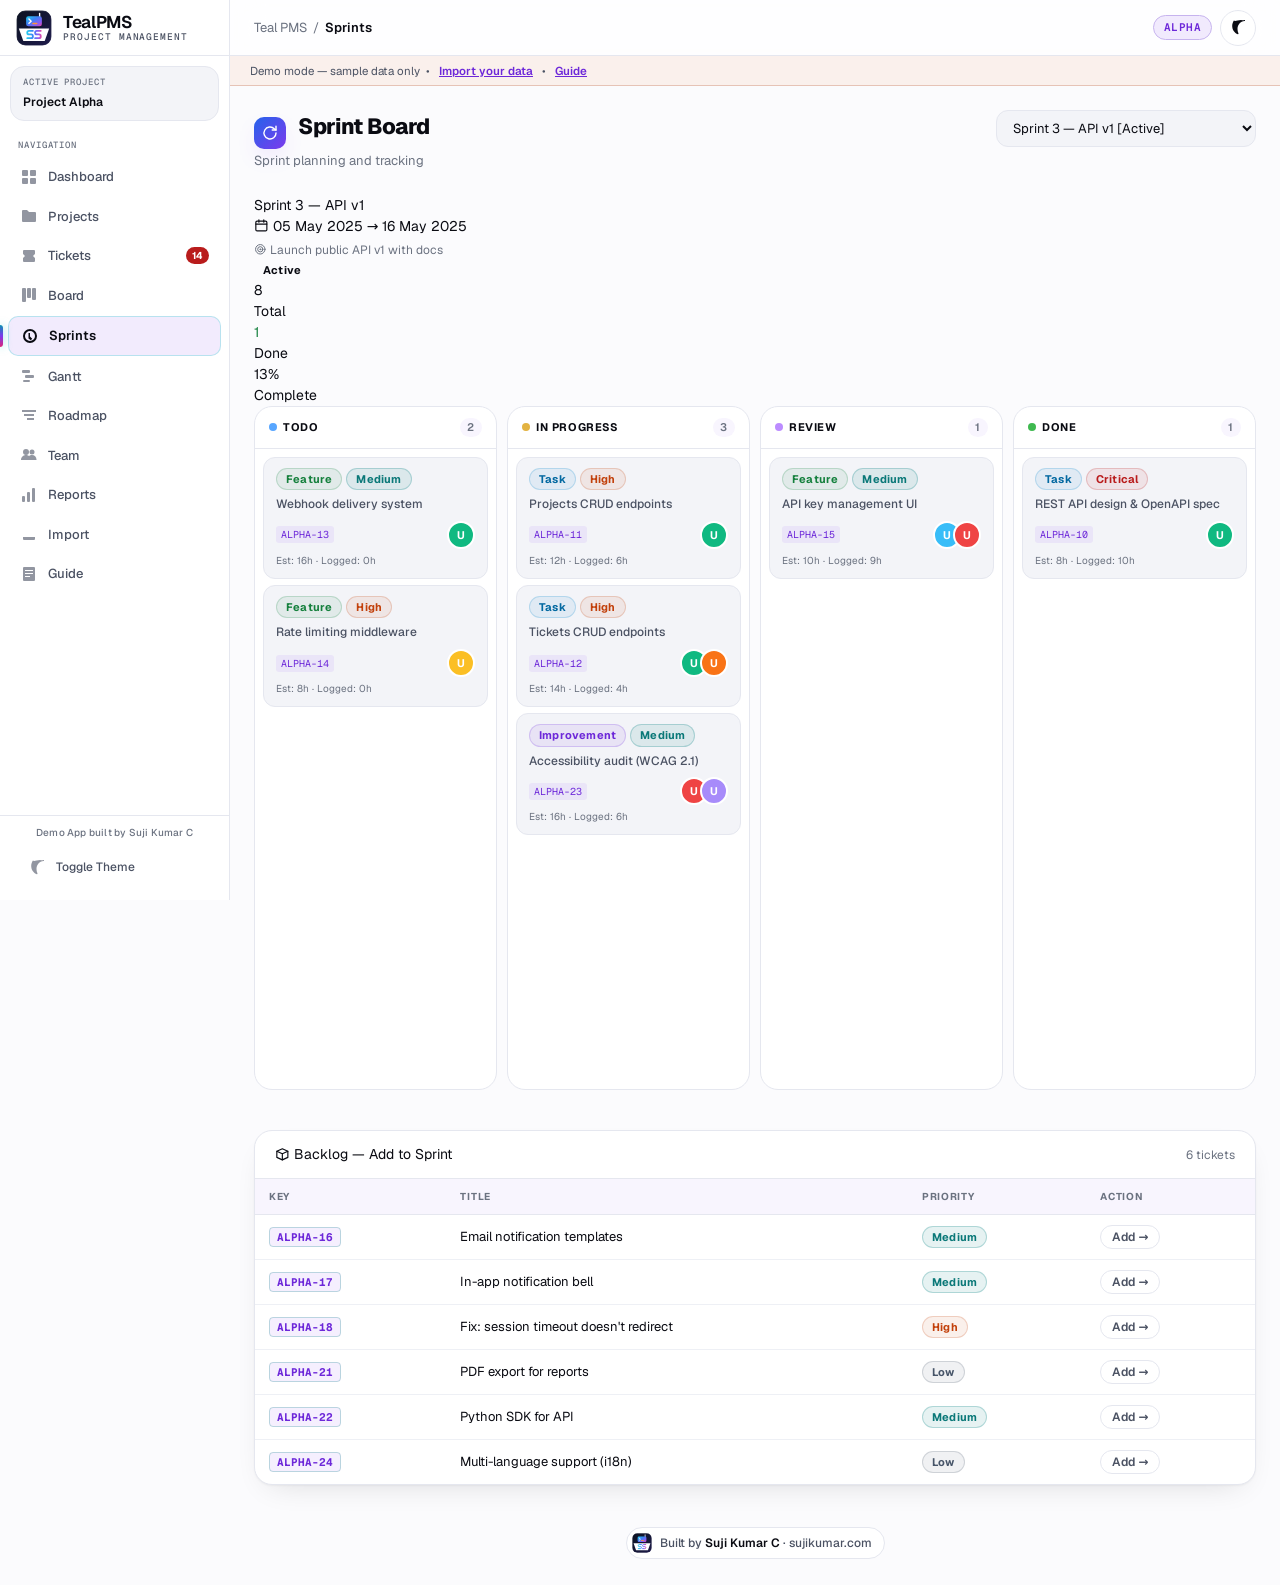
<file: scrum.html>
<!DOCTYPE html>
<html lang="en">
<head><meta charset="UTF-8"/>
  <meta name="author" content="Suji Kumar C" /><meta name="viewport" content="width=device-width,initial-scale=1"/>
<title>Teal PMS — Sprints</title><link rel="icon" href="favicon.svg"/><meta name="theme-color" content="#FBFBFD" media="(prefers-color-scheme: light)"/><meta name="theme-color" content="#07080D" media="(prefers-color-scheme: dark)"/><link rel="preload" href="fonts/geist.woff2" as="font" type="font/woff2" crossorigin/><link rel="stylesheet" href="css/style.css"/></head>
<body>
<script src="js/data.js"></script><script src="js/common.js"></script>
<script>seedDemoData(); buildNav('scrum');</script>
<div class="main-content">
  <div class="page-header">
    <div><div class="page-title"><i data-ic="refresh"></i> Sprint Board</div><div class="page-sub">Sprint planning and tracking</div></div>
    <div class="page-header-actions">
      <select class="form-control" id="sprint-sel" onchange="switchSprint()" style="max-width:260px"></select>
    </div>
  </div>
  <div id="sprint-info"></div>
  <div class="kanban-wrap" id="sprint-board"></div>
  <div style="margin-top:24px" id="backlog-section"></div>
</div>
<script>
const SPRINT_COLS = ['Todo','In Progress','Review','Done'];
const SPRINT_COLORS = {'Todo':'#58a6ff','In Progress':'#e3b341','Review':'#bc8cff','Done':'#3fb950'};
const proj = getActiveProject();
const sprints = proj ? getSprintsByProject(proj.id) : [];

const sel = document.getElementById('sprint-sel');
sprints.forEach(s => { const o=document.createElement('option'); o.value=s.id; o.textContent=`${s.name} [${s.status}]`; if(s.status==='Active') o.selected=true; sel.appendChild(o); });

let dragging = null;

function switchSprint() { renderSprint(sel.value); }
function renderSprint(sprintId) {
  const sprint = getSprint(sprintId); if(!sprint) return;
  const allTickets = proj ? getTicketsByProject(proj.id) : [];
  const spTickets = allTickets.filter(t => t.sprintId === sprintId);
  const done = spTickets.filter(t => t.status === 'Done').length;
  const pct = spTickets.length ? Math.round(done/spTickets.length*100) : 0;

  document.getElementById('sprint-info').innerHTML = `<div class="sprint-header">
    <div><div class="sprint-name">${sprint.name}</div><div class="sprint-dates"><i data-ic="calendar"></i> ${fmtDate(sprint.startDate)} → ${fmtDate(sprint.endDate)}</div>
    ${sprint.goal?`<div style="font-size:12px;color:var(--text-muted);margin-top:4px"><i data-ic="target"></i> ${sprint.goal}</div>`:''}
    </div>
    <span class="badge ${sprint.status==='Active'?'badge-progress':sprint.status==='Completed'?'badge-done':'badge-backlog'}">${sprint.status}</span>
    <div class="sprint-meta">
      <div class="sprint-stat"><div class="sprint-stat-value">${spTickets.length}</div><div class="sprint-stat-label">Total</div></div>
      <div class="sprint-stat"><div class="sprint-stat-value" style="color:var(--pass)">${done}</div><div class="sprint-stat-label">Done</div></div>
      <div class="sprint-stat"><div class="sprint-stat-value">${pct}%</div><div class="sprint-stat-label">Complete</div></div>
    </div>
  </div>`;

  document.getElementById('sprint-board').innerHTML = SPRINT_COLS.map(col => {
    const cards = spTickets.filter(t => t.status === col || (col==='Todo' && t.status==='Backlog'));
    return `<div class="kanban-col" data-col="${col}" ondragover="event.preventDefault();this.classList.add('drag-over')" ondragleave="this.classList.remove('drag-over')" ondrop="drop(event,'${col}','${sprintId}')">
      <div class="kanban-col-header"><span style="display:flex;align-items:center;gap:6px"><span style="width:8px;height:8px;border-radius:50%;background:${SPRINT_COLORS[col]};display:inline-block"></span>${col}</span><span class="col-count">${cards.length}</span></div>
      <div class="kanban-col-body">${cards.map(t=>`<div class="ticket-card" draggable="true" data-id="${t.id}" ondragstart="drag(event)">
        <div class="ticket-card-top">${typeBadge(t.type)}${priorityBadge(t.priority)}</div>
        <div class="ticket-card-title">${t.title}</div>
        <div class="ticket-card-meta"><span class="ticket-card-key">${t.key}</span>${renderAvatars(t.assignees,2)}</div>
        ${t.estimatedHours?`<div style="font-size:10px;color:var(--text-muted);margin-top:4px">Est: ${t.estimatedHours}h · Logged: ${t.loggedHours||0}h</div>`:''}
      </div>`).join('')}</div>
    </div>`;
  }).join('');

  // Backlog for sprint planning
  const backlog = allTickets.filter(t => !t.sprintId && t.status === 'Backlog').slice(0,10);
  document.getElementById('backlog-section').innerHTML = `<div class="card"><div class="card-header"><div class="card-title"><i data-ic="package"></i> Backlog — Add to Sprint</div><span style="font-size:12px;color:var(--text-muted)">${backlog.length} tickets</span></div><div class="table-wrap"><table><thead><tr><th>Key</th><th>Title</th><th>Priority</th><th>Action</th></tr></thead><tbody>${backlog.map(t=>`<tr><td><span class="ticket-key">${t.key}</span></td><td>${t.title}</td><td>${priorityBadge(t.priority)}</td><td><button class="btn btn-outline btn-sm" onclick="addToSprint('${t.id}','${sprintId}')">Add →</button></td></tr>`).join('')}</tbody></table></div></div>`;
}

function drag(e) { dragging = e.currentTarget.dataset.id; }
function drop(e, col, sprintId) {
  e.preventDefault();
  document.querySelectorAll('.kanban-col').forEach(c => c.classList.remove('drag-over'));
  if (!dragging) return;
  updateTicket(dragging, { status: col === 'Todo' ? 'Todo' : col, sprintId, pctComplete: col==='Done'?100:undefined });
  dragging = null; renderSprint(sprintId);
}
function addToSprint(ticketId, sprintId) {
  updateTicket(ticketId, { sprintId, status: 'Todo' });
  renderSprint(sprintId); toast('Added to sprint ✓');
}

if (sprints.length) { const active = sprints.find(s=>s.status==='Active') || sprints[0]; sel.value=active.id; renderSprint(active.id); }
else document.getElementById('sprint-info').innerHTML = '<p style="color:var(--text-muted)">No sprints yet. Create sprints from the Projects page.</p>';
</script>
</body></html>
</file>
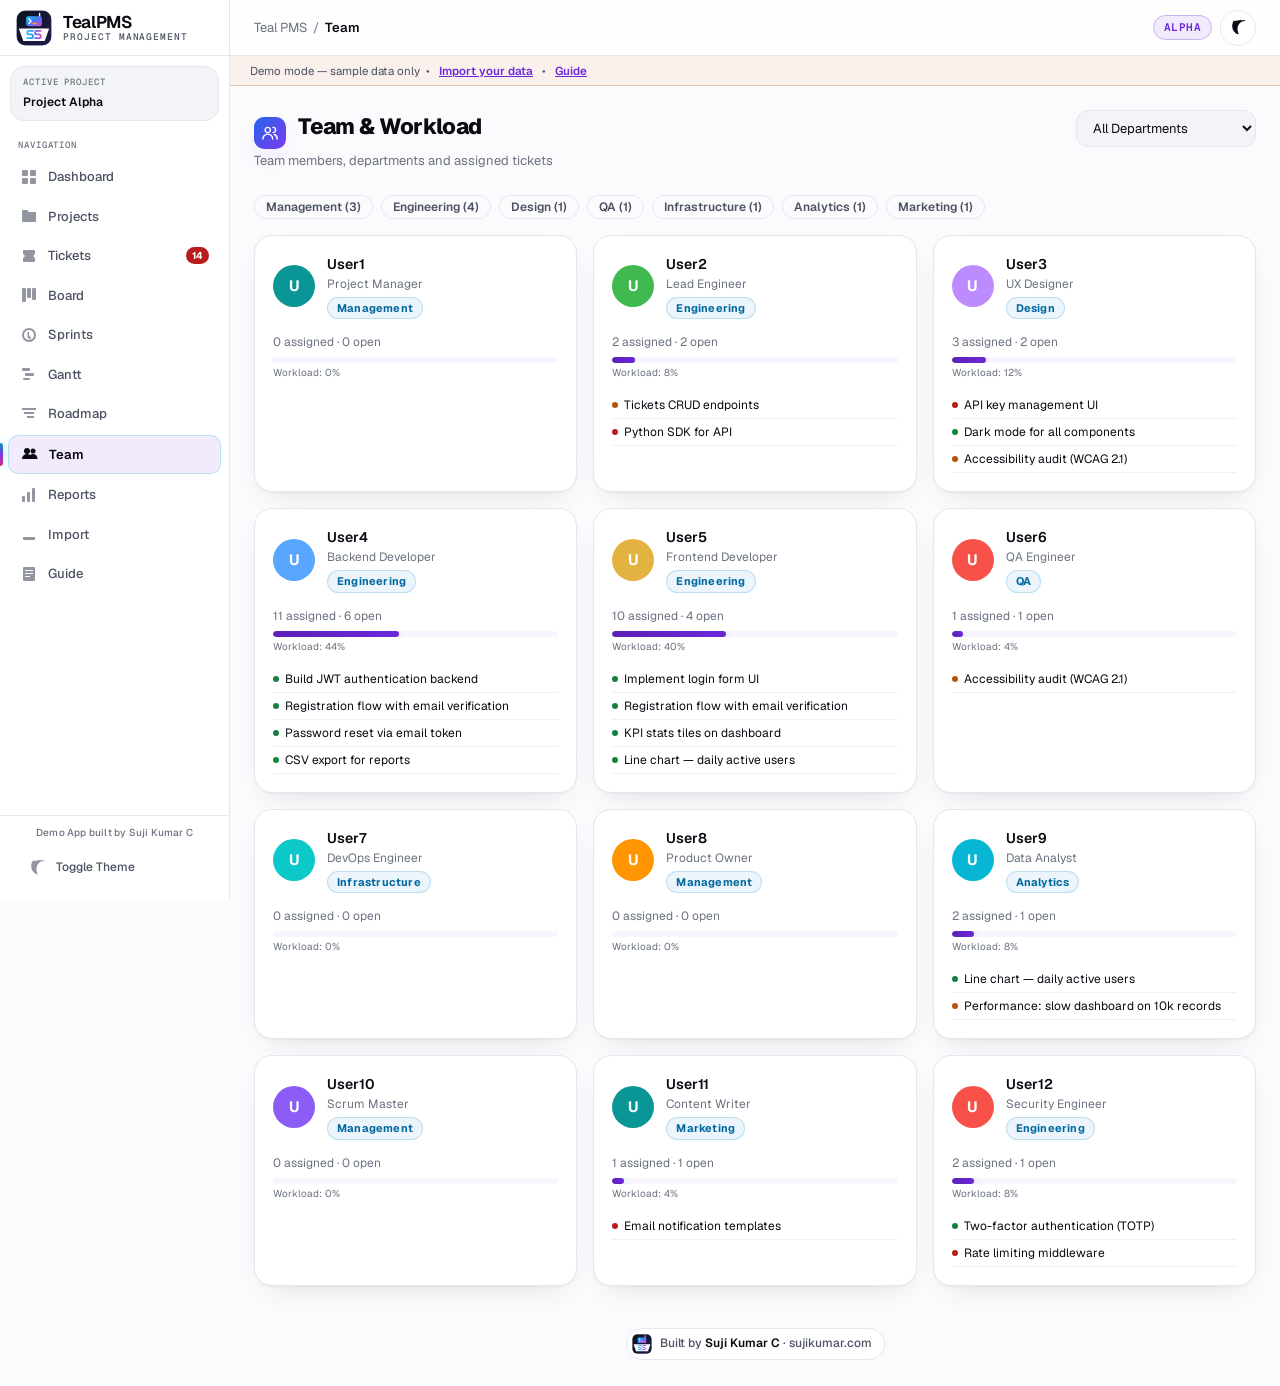
<file: team.html>
<!DOCTYPE html>
<html lang="en">
<head><meta charset="UTF-8"/>
  <meta name="author" content="Suji Kumar C" /><meta name="viewport" content="width=device-width,initial-scale=1"/>
<title>Teal PMS — Team</title><link rel="icon" href="favicon.svg"/><meta name="theme-color" content="#FBFBFD" media="(prefers-color-scheme: light)"/><meta name="theme-color" content="#07080D" media="(prefers-color-scheme: dark)"/><link rel="preload" href="fonts/geist.woff2" as="font" type="font/woff2" crossorigin/><link rel="stylesheet" href="css/style.css"/></head>
<body>
<script src="js/data.js"></script><script src="js/common.js"></script>
<script>seedDemoData(); buildNav('team');</script>
<div class="main-content">
  <div class="page-header">
    <div><div class="page-title"><i data-ic="users"></i> Team & Workload</div><div class="page-sub">Team members, departments and assigned tickets</div></div>
    <select class="form-control" id="f-dept" onchange="render()" style="max-width:180px"><option value="">All Departments</option></select>
  </div>
  <div id="dept-chips" style="display:flex;gap:8px;flex-wrap:wrap;margin-bottom:16px"></div>
  <div class="grid-3" id="team-grid"></div>
</div>
<script>
const proj = getActiveProject();
const team = getTeam();
const tickets = proj ? getTicketsByProject(proj.id) : [];
const depts = [...new Set(team.map(m=>m.dept))];
const deptSel = document.getElementById('f-dept');
depts.forEach(d=>{const o=document.createElement('option');o.value=d;o.textContent=d;deptSel.appendChild(o);});
document.getElementById('dept-chips').innerHTML = depts.map(d=>`<button class="btn btn-outline btn-sm" onclick="document.getElementById('f-dept').value='${d}';render()">${d} (${team.filter(m=>m.dept===d).length})</button>`).join('');

function render() {
  const fd = document.getElementById('f-dept').value;
  const filtered = team.filter(m => !fd || m.dept === fd);
  document.getElementById('team-grid').innerHTML = filtered.map(m => {
    const mt = tickets.filter(t => (t.assignees||[]).includes(m.name));
    const open = mt.filter(t => t.status !== 'Done').length;
    const pct = tickets.length ? Math.round(mt.length/tickets.length*100) : 0;
    return `<div class="card" style="padding:18px">
      <div style="display:flex;align-items:center;gap:12px;margin-bottom:14px">
        <div class="avatar avatar-lg" style="background:${m.color}">${initials(m.name)}</div>
        <div><div style="font-weight:600;font-size:14px">${m.name}</div><div style="font-size:12px;color:var(--text-muted)">${m.role}</div>
        <span class="badge badge-task" style="margin-top:4px">${m.dept}</span></div>
      </div>
      <div style="font-size:12px;color:var(--text-muted);margin-bottom:6px">${mt.length} assigned · ${open} open</div>
      ${progressBar(pct)}<div style="font-size:10px;color:var(--text-muted);margin-top:2px">Workload: ${pct}%</div>
      <div style="margin-top:12px">${mt.slice(0,4).map(t=>`<div style="display:flex;align-items:center;gap:6px;padding:4px 0;border-bottom:1px solid var(--border-dim)"><span style="width:6px;height:6px;border-radius:50%;background:${t.status==='Done'?'var(--pass)':t.status==='In Progress'?'var(--warn)':'var(--fail)'};flex-shrink:0"></span><span style="font-size:12px;overflow:hidden;text-overflow:ellipsis;white-space:nowrap;flex:1">${t.title}</span></div>`).join('')}</div>
    </div>`;
  }).join('');
}
render();
</script>
</body></html>
</file>
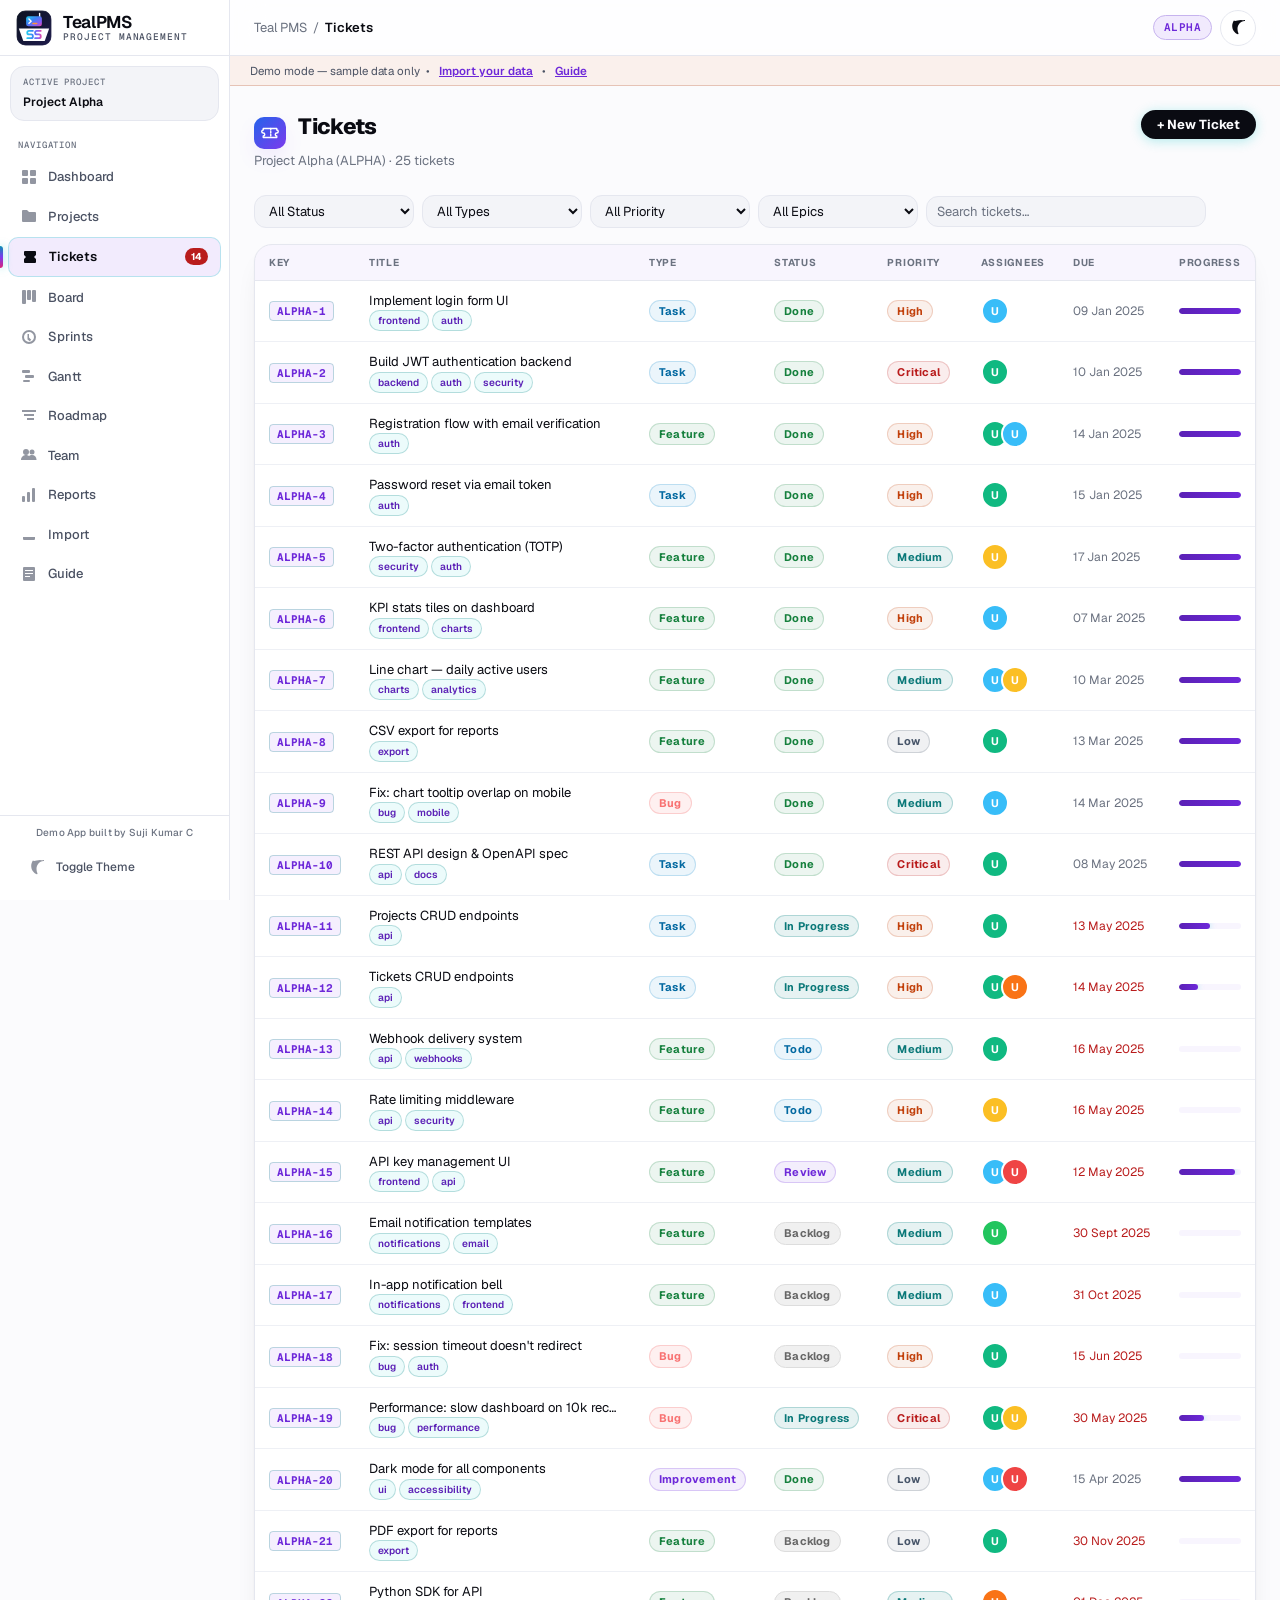
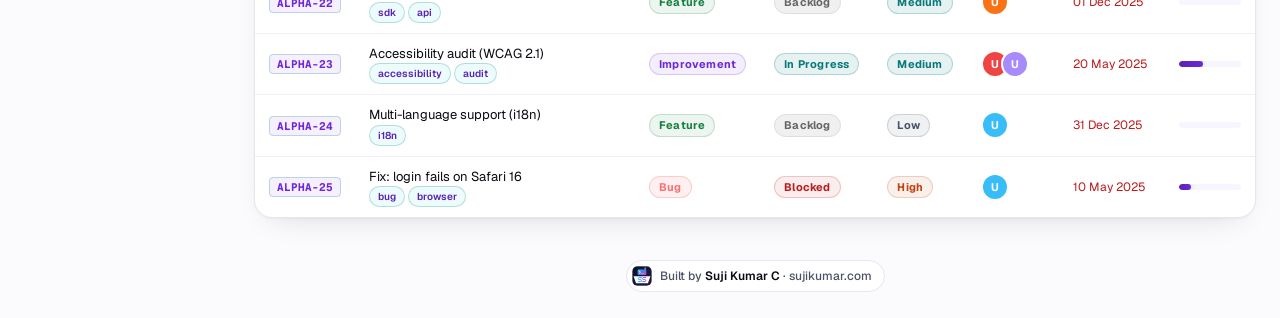
<file: tickets.html>
<!DOCTYPE html>
<html lang="en">
<head><meta charset="UTF-8"/>
  <meta name="author" content="Suji Kumar C" /><meta name="viewport" content="width=device-width,initial-scale=1"/>
<title>Teal PMS — Tickets</title><link rel="icon" href="favicon.svg"/><meta name="theme-color" content="#FBFBFD" media="(prefers-color-scheme: light)"/><meta name="theme-color" content="#07080D" media="(prefers-color-scheme: dark)"/><link rel="preload" href="fonts/geist.woff2" as="font" type="font/woff2" crossorigin/><link rel="stylesheet" href="css/style.css"/></head>
<body>
<script src="js/data.js"></script><script src="js/common.js"></script>
<script>seedDemoData(); buildNav('tickets');</script>

<!-- New Ticket Modal -->
<div class="modal-overlay" id="new-ticket-modal">
  <div class="modal modal-lg"><div class="modal-header"><span class="modal-title">New Ticket</span><button class="modal-close" onclick="closeNewModal()">✕</button></div>
  <div class="modal-body">
    <div class="form-group"><label>Title *</label><input class="form-control" id="nt-title" placeholder="Describe the ticket…"/></div>
    <div class="form-row">
      <div class="form-group"><label>Type</label><select class="form-control" id="nt-type"><option>Task</option><option>Bug</option><option>Feature</option><option>Story</option><option>Improvement</option></select></div>
      <div class="form-group"><label>Status</label><select class="form-control" id="nt-status"><option>Backlog</option><option>Todo</option><option>In Progress</option><option>Review</option><option>Done</option></select></div>
      <div class="form-group"><label>Priority</label><select class="form-control" id="nt-priority"><option>Medium</option><option>Critical</option><option>High</option><option>Low</option></select></div>
    </div>
    <div class="form-row">
      <div class="form-group"><label>Assignees (comma separated)</label><input class="form-control" id="nt-assignees" placeholder="User1, User2"/></div>
      <div class="form-group"><label>Epic</label><select class="form-control" id="nt-epic"><option value="">— None —</option></select></div>
    </div>
    <div class="form-row">
      <div class="form-group"><label>Start Date</label><input class="form-control" type="date" id="nt-start"/></div>
      <div class="form-group"><label>Due Date</label><input class="form-control" type="date" id="nt-due"/></div>
      <div class="form-group"><label>Estimated Hours</label><input class="form-control" type="number" id="nt-est" placeholder="0" min="0"/></div>
    </div>
    <div class="form-group"><label>Labels (comma separated)</label><input class="form-control" id="nt-labels" placeholder="frontend, auth"/></div>
    <div class="form-group"><label>Description</label><textarea class="form-control" id="nt-desc" rows="3" placeholder="Details, acceptance criteria…"></textarea></div>
  </div>
  <div class="modal-footer"><button class="btn btn-outline" onclick="closeNewModal()">Cancel</button><button class="btn btn-primary" onclick="saveNewTicket()">Create Ticket</button></div>
  </div>
</div>

<!-- Ticket Detail Modal -->
<div class="modal-overlay" id="ticket-detail-modal">
  <div class="modal modal-lg" style="max-width:920px"><div class="modal-header">
    <div><span class="ticket-key" id="td-key"></span> <span class="modal-title" id="td-title-h"></span></div>
    <button class="modal-close" onclick="closeDetail()">✕</button>
  </div>
  <div class="modal-body">
    <div class="ticket-detail-grid">
      <div>
        <div class="form-group" style="margin-bottom:14px"><label>Title</label><input class="form-control" id="td-title" onchange="patchTicket('title',this.value)"/></div>
        <div class="form-group" style="margin-bottom:14px"><label>Description</label><textarea class="form-control" id="td-desc" rows="4" onchange="patchTicket('description',this.value)"></textarea></div>
        <hr style="border-color:var(--border);margin-bottom:14px"/>
        <div style="font-size:13px;font-weight:600;margin-bottom:10px;color:var(--text)"><i data-ic="message"></i> Comments</div>
        <div class="comment-list" id="td-comments"></div>
        <div class="comment-input-row" style="margin-top:12px">
          <textarea class="form-control" id="td-comment-input" rows="2" placeholder="Add a comment…"></textarea>
          <button class="btn btn-primary" style="flex-shrink:0" onclick="postComment()">Post</button>
        </div>
        <hr style="border-color:var(--border);margin:14px 0"/>
        <div style="font-size:13px;font-weight:600;margin-bottom:10px;color:var(--text)">⏱ Time Log</div>
        <div id="td-timelog"></div>
        <div style="display:flex;gap:8px;margin-top:8px">
          <input class="form-control" type="number" id="td-log-h" placeholder="Hours" min="0.5" step="0.5" style="width:100px"/>
          <input class="form-control" id="td-log-act" placeholder="Activity" style="flex:1"/>
          <button class="btn btn-outline" onclick="postTimeLog()">Log</button>
        </div>
      </div>
      <div>
        <div class="ticket-sidebar-field"><label>Status</label><select class="form-control" id="td-status" onchange="patchTicket('status',this.value)"><option>Backlog</option><option>Todo</option><option>In Progress</option><option>Review</option><option>Done</option><option>Blocked</option></select></div>
        <div class="ticket-sidebar-field"><label>Type</label><select class="form-control" id="td-type" onchange="patchTicket('type',this.value)"><option>Task</option><option>Bug</option><option>Feature</option><option>Story</option><option>Improvement</option><option>Epic</option></select></div>
        <div class="ticket-sidebar-field"><label>Priority</label><select class="form-control" id="td-priority" onchange="patchTicket('priority',this.value)"><option>Critical</option><option>High</option><option>Medium</option><option>Low</option></select></div>
        <div class="ticket-sidebar-field"><label>Assignees</label><input class="form-control" id="td-assignees" placeholder="User1, User2" onchange="patchTicket('assignees',this.value.split(',').map(a=>a.trim()).filter(Boolean))"/></div>
        <div class="ticket-sidebar-field"><label>Start Date</label><input class="form-control" type="date" id="td-start" onchange="patchTicket('startDate',this.value)"/></div>
        <div class="ticket-sidebar-field"><label>Due Date</label><input class="form-control" type="date" id="td-due" onchange="patchTicket('dueDate',this.value)"/></div>
        <div class="ticket-sidebar-field"><label>% Complete</label><input class="form-control" type="number" id="td-pct" min="0" max="100" onchange="patchTicket('pctComplete',+this.value)"/></div>
        <div class="ticket-sidebar-field"><label>Est. Hours</label><input class="form-control" type="number" id="td-est" min="0" step="0.5" onchange="patchTicket('estimatedHours',+this.value)"/></div>
        <div style="margin-top:8px;padding:10px;background:var(--bg-hover);border-radius:var(--radius);font-size:12px">
          <div>Logged: <strong id="td-logged">0</strong>h</div>
          <div style="margin-top:4px" id="td-prog-bar"></div>
        </div>
        <div style="margin-top:14px"><button class="btn btn-danger btn-sm" onclick="deleteCurrentTicket()"><i data-ic="trash"></i> Delete</button></div>
      </div>
    </div>
  </div>
  </div>
</div>

<div class="main-content">
  <div class="page-header">
    <div><div class="page-title"><i data-ic="ticket"></i> Tickets</div><div class="page-sub" id="ticket-sub"></div></div>
    <button class="btn btn-primary" onclick="openNewModal()">+ New Ticket</button>
  </div>
  <div class="filter-bar">
    <select class="form-control" id="f-status" onchange="applyFilters()"><option value="">All Status</option><option>Backlog</option><option>Todo</option><option>In Progress</option><option>Review</option><option>Done</option><option>Blocked</option></select>
    <select class="form-control" id="f-type" onchange="applyFilters()"><option value="">All Types</option><option>Task</option><option>Bug</option><option>Feature</option><option>Story</option><option>Improvement</option></select>
    <select class="form-control" id="f-priority" onchange="applyFilters()"><option value="">All Priority</option><option>Critical</option><option>High</option><option>Medium</option><option>Low</option></select>
    <select class="form-control" id="f-epic" onchange="applyFilters()"><option value="">All Epics</option></select>
    <input class="form-control" id="f-search" placeholder="Search tickets…" oninput="applyFilters()" style="flex:1;max-width:280px"/>
  </div>
  <div class="card">
    <div class="table-wrap">
      <table><thead><tr><th>Key</th><th>Title</th><th>Type</th><th>Status</th><th>Priority</th><th>Assignees</th><th>Due</th><th>Progress</th></tr></thead>
      <tbody id="ticket-table"></tbody></table>
    </div>
  </div>
</div>
<script>
const proj = getActiveProject();
document.getElementById('ticket-sub').textContent = proj ? `${proj.name} (${proj.key}) · ${getTicketsByProject(proj.id).length} tickets` : '';

// Populate epic filter
const epics = proj ? getEpicsByProject(proj.id) : [];
const epicSel = document.getElementById('f-epic');
epics.forEach(e => { const o = document.createElement('option'); o.value = e.id; o.textContent = e.name; epicSel.appendChild(o); });

// Populate new-ticket epic dropdown
const ntEpic = document.getElementById('nt-epic');
epics.forEach(e => { const o = document.createElement('option'); o.value = e.id; o.textContent = e.name; ntEpic.appendChild(o); });

let currentDetailId = null;

function applyFilters() {
  const tickets = proj ? getTicketsByProject(proj.id) : [];
  const fs = document.getElementById('f-status').value;
  const ft = document.getElementById('f-type').value;
  const fp = document.getElementById('f-priority').value;
  const fe = document.getElementById('f-epic').value;
  const fq = document.getElementById('f-search').value.toLowerCase();
  const q = new URLSearchParams(location.search).get('q') || fq;
  const filtered = tickets.filter(t =>
    (!fs || t.status === fs) && (!ft || t.type === ft) && (!fp || t.priority === fp) &&
    (!fe || t.epicId === fe) && (!q || t.title.toLowerCase().includes(q) || (t.key||'').toLowerCase().includes(q))
  );
  document.getElementById('ticket-table').innerHTML = filtered.map(t => `<tr style="cursor:pointer" onclick="openDetail('${t.id}')">
    <td><span class="ticket-key">${t.key}</span></td>
    <td style="max-width:280px"><div style="overflow:hidden;text-overflow:ellipsis;white-space:nowrap;font-size:13px">${t.title}</div>${t.labels?.length?`<div>${t.labels.map(l=>`<span class="label-chip" style="font-size:10px">${l}</span>`).join('')}</div>`:''}</td>
    <td>${typeBadge(t.type)}</td>
    <td>${statusBadge(t.status)}</td>
    <td>${priorityBadge(t.priority)}</td>
    <td>${renderAvatars(t.assignees)}</td>
    <td style="font-size:12px;color:${t.dueDate&&new Date(t.dueDate)<new Date()&&t.status!=='Done'?'var(--fail)':'var(--text-muted)'}">${fmtDate(t.dueDate)}</td>
    <td style="min-width:90px">${progressBar(t.pctComplete)}</td>
  </tr>`).join('') || `<tr><td colspan="8" style="text-align:center;color:var(--text-muted);padding:24px">No tickets found</td></tr>`;
}

function openDetail(id) {
  currentDetailId = id;
  const t = getTicket(id); if (!t) return;
  document.getElementById('td-key').textContent = t.key;
  document.getElementById('td-title-h').textContent = t.title;
  document.getElementById('td-title').value = t.title;
  document.getElementById('td-desc').value = t.description || '';
  document.getElementById('td-status').value = t.status || 'Backlog';
  document.getElementById('td-type').value = t.type || 'Task';
  document.getElementById('td-priority').value = t.priority || 'Medium';
  document.getElementById('td-assignees').value = (t.assignees||[]).join(', ');
  document.getElementById('td-start').value = t.startDate || '';
  document.getElementById('td-due').value = t.dueDate || '';
  document.getElementById('td-pct').value = t.pctComplete || 0;
  document.getElementById('td-est').value = t.estimatedHours || 0;
  document.getElementById('td-logged').textContent = (t.loggedHours||0).toFixed(1);
  document.getElementById('td-prog-bar').innerHTML = progressBar(t.estimatedHours ? Math.min(100, Math.round((t.loggedHours||0)/t.estimatedHours*100)) : 0);
  renderComments(t.comments||[]);
  renderTimeLog(t.timeLog||[]);
  document.getElementById('ticket-detail-modal').classList.add('open');
}
function closeDetail() { document.getElementById('ticket-detail-modal').classList.remove('open'); applyFilters(); }
function patchTicket(field, val) { if(currentDetailId) { updateTicket(currentDetailId, {[field]:val}); } }
function renderComments(comments) {
  document.getElementById('td-comments').innerHTML = comments.map(c=>`<div class="comment-item"><div class="avatar" style="background:${avatarColor(c.author)};flex-shrink:0">${initials(c.author)}</div><div class="comment-body"><span class="comment-author">${c.author}</span><span class="comment-time">${fmtDate(c.createdAt?.slice(0,10))}</span><div class="comment-text">${c.text}</div></div></div>`).join('') || '<p style="color:var(--text-muted);font-size:12px">No comments yet</p>';
}
function renderTimeLog(log) {
  document.getElementById('td-timelog').innerHTML = log.map(e=>`<div class="timelog-entry"><div class="timelog-hours">${e.hours}h</div><div style="flex:1"><div style="font-size:12px">${e.activity||'Work'}</div><div style="font-size:11px;color:var(--text-muted)">${e.userId} · ${fmtDate(e.date?.slice(0,10))}</div></div></div>`).join('') || '<p style="font-size:12px;color:var(--text-muted)">No time logged</p>';
}
function postComment() {
  const text = document.getElementById('td-comment-input').value.trim(); if(!text) return;
  addComment(currentDetailId, text, 'User'); document.getElementById('td-comment-input').value='';
  const t = getTicket(currentDetailId); renderComments(t?.comments||[]); toast('Comment added');
}
function postTimeLog() {
  const h = parseFloat(document.getElementById('td-log-h').value); const act = document.getElementById('td-log-act').value.trim();
  if (!h || h <= 0) { toast('Enter valid hours','fail'); return; }
  logTime(currentDetailId, h, act || 'Work', '', 'User');
  document.getElementById('td-log-h').value=''; document.getElementById('td-log-act').value='';
  const t = getTicket(currentDetailId); document.getElementById('td-logged').textContent=(t.loggedHours||0).toFixed(1); renderTimeLog(t?.timeLog||[]); toast('Time logged ✓');
}
function deleteCurrentTicket() { if(confirm('Delete this ticket?')) { deleteTicket(currentDetailId); closeDetail(); toast('Ticket deleted'); } }
function openNewModal() { document.getElementById('new-ticket-modal').classList.add('open'); }
function closeNewModal() { document.getElementById('new-ticket-modal').classList.remove('open'); }
function saveNewTicket() {
  const title = document.getElementById('nt-title').value.trim(); if(!title){ toast('Title required','fail'); return; }
  createTicket({ projectId: proj?.id||'PRJ-001', title, type:document.getElementById('nt-type').value, status:document.getElementById('nt-status').value, priority:document.getElementById('nt-priority').value, assignees:document.getElementById('nt-assignees').value.split(',').map(a=>a.trim()).filter(Boolean), epicId:document.getElementById('nt-epic').value||null, startDate:document.getElementById('nt-start').value||null, dueDate:document.getElementById('nt-due').value||null, estimatedHours:+document.getElementById('nt-est').value||0, labels:document.getElementById('nt-labels').value.split(',').map(l=>l.trim()).filter(Boolean), description:document.getElementById('nt-desc').value, pctComplete:0, loggedHours:0, reporter:'User' });
  closeNewModal(); applyFilters(); toast('Ticket created ✓');
}
// Apply URL search param
const urlQ = new URLSearchParams(location.search).get('q');
if (urlQ) document.getElementById('f-search').value = urlQ;
applyFilters();
</script>
</body></html>
</file>
<file: css/style.css>
/* =====================================================
   Teal PMS v3 — Black / Teal Theme
   Primary: #0DC8C8 (teal) | dark bg: #0a0a0a
   Logo:    #0DC8C8 (teal)
   ===================================================== */

@font-face { font-family: 'Geist'; src: url('../fonts/geist.woff2') format('woff2'); font-weight: 100 900; font-display: swap; }
@font-face { font-family: 'Geist Mono'; src: url('../fonts/geist-mono.woff2') format('woff2'); font-weight: 100 900; font-display: swap; }

/* ---- Global tokens ---- */
:root {
  /* Teal palette */
  --teal:       #0DC8C8;
  --teal-br:    #2de8e8;   /* bright — used for highlights */
  --teal-dk:    #0a9696;   /* dark — used for gradients & light-mode text */
  --teal-glow:  rgba(13,200,200,.15);
  --teal-bg:    rgba(13,200,200,.1);

  /* Semantic colors */
  --pass:       #22c55e;
  --fail:       #ef4444;
  --warn:       #f59e0b;   /* amber stays for warnings */
  --info:       #38bdf8;
  --purple:     #a78bfa;

  /* Layout */
  --sidebar-w:  230px;
  --topbar-h:   56px;
  --banner-h:   30px;
  --radius:     8px;
  --radius-lg:  12px;
  --font: 'Geist', system-ui, -apple-system, 'Segoe UI', Roboto, sans-serif;
  --mono: 'Geist Mono', ui-monospace, SFMono-Regular, Menlo, Consolas, monospace;
  --tr: .15s ease;

  /* Alias — used by page scripts & components */
  --primary:    #0DC8C8;
  --primary-br: #2de8e8;
  --primary-dk: #0a9696;
  --primary-bg: rgba(13,200,200,.1);
}

/* ======================================================
   DARK MODE (default)
   ====================================================== */
[data-theme="dark"] {
  --bg:          #0a0a0a;
  --bg-2:        #101010;
  --bg-card:     #141414;
  --bg-sidebar:  #080808;
  --bg-hover:    #1a1a1a;
  --bg-input:    #111111;
  --border:      #242424;
  --border-dim:  #181818;
  --text:        #efefef;
  --text-dim:    #a0a0a0;
  --text-muted:  #555555;
  --topbar-bg:   #0c0c0c;
  --shadow:      0 8px 40px rgba(0,0,0,.9);
  --shadow-sm:   0 2px 16px rgba(0,0,0,.6);
  --shadow-teal: 0 0 24px rgba(13,200,200,.12);
}

/* ======================================================
   LIGHT MODE
   ====================================================== */
[data-theme="light"] {
  /* Override primaries to dark teal — WCAG AA on white */
  --primary:    #0a8282;
  --primary-br: #0DC8C8;
  --primary-dk: #076b6b;
  --primary-bg: rgba(13,200,200,.08);

  --bg:          #f4f4f4;
  --bg-2:        #ececec;
  --bg-card:     #ffffff;
  --bg-sidebar:  #111111;   /* sidebar stays dark in light mode */
  --bg-hover:    #f0f0f0;
  --bg-input:    #f9f9f9;
  --border:      #e0e0e0;
  --border-dim:  #ebebeb;
  --text:        #1a1a1a;
  --text-dim:    #444444;
  --text-muted:  #888888;
  --topbar-bg:   #ffffff;
  --shadow:      0 4px 24px rgba(0,0,0,.08);
  --shadow-sm:   0 1px 8px rgba(0,0,0,.06);
  --shadow-teal: 0 0 16px rgba(10,130,130,.1);
}

/* ======================================================
   RESET
   ====================================================== */
*, *::before, *::after { box-sizing: border-box; margin: 0; padding: 0; }
html { font-size: 14px; }
body { font-family: var(--font); background: var(--bg); color: var(--text); line-height: 1.5; min-height: 100vh; }
a { color: var(--primary); text-decoration: none; }
a:hover { color: var(--primary-br); text-decoration: underline; }
button { cursor: pointer; font-family: inherit; }
input, select, textarea { font-family: inherit; }
code { font-family: var(--mono); font-size: 12px; background: var(--bg-hover); padding: 1px 5px; border-radius: 4px; color: var(--primary); }

/* ======================================================
   SIDEBAR
   ====================================================== */
.sidebar {
  width: var(--sidebar-w);
  min-height: 100vh;
  background: var(--bg-sidebar);
  display: flex;
  flex-direction: column;
  position: fixed;
  left: 0; top: 0; bottom: 0;
  z-index: 100;
  border-right: 2px solid var(--teal);
  box-shadow: 2px 0 20px rgba(13,200,200,.1);
  overflow: hidden;
  overflow-y: auto;
}

/* Logo */
.sidebar-logo {
  display: flex; align-items: center; gap: 11px;
  padding: 0 16px; height: var(--topbar-h);
  border-bottom: 1px solid rgba(13,200,200,.2);
  flex-shrink: 0;
}
.sidebar-logo svg { width: 32px; height: 32px; flex-shrink: 0; border-radius: 8px; }
.sidebar-logo-text { font-size: 17px; font-weight: 800; color: #fff; letter-spacing: -.4px; }
.sidebar-logo-text span { color: var(--teal); }

/* Active project pill */
.sidebar-project {
  margin: 10px 10px 4px;
  padding: 9px 12px;
  background: rgba(13,200,200,.08);
  border-radius: var(--radius);
  border: 1px solid rgba(13,200,200,.2);
  cursor: pointer;
  transition: all var(--tr);
}
.sidebar-project:hover { border-color: var(--teal); background: rgba(13,200,200,.14); }
.sidebar-project-label {
  font-size: 9px; font-weight: 800; text-transform: uppercase;
  letter-spacing: 1px; color: var(--teal); margin-bottom: 3px;
}
.sidebar-project-name { font-size: 12px; font-weight: 600; color: #e0e0e0; white-space: nowrap; overflow: hidden; text-overflow: ellipsis; }

/* Section header */
.sidebar-section {
  font-size: 9px; font-weight: 800; text-transform: uppercase;
  letter-spacing: 1px; color: rgba(255,255,255,.2);
  padding: 14px 18px 5px;
}

/* Nav items */
.nav-item {
  display: flex; align-items: center; gap: 10px;
  padding: 9px 12px; margin: 1px 8px; border-radius: var(--radius);
  color: rgba(255,255,255,.45); font-size: 13px; font-weight: 500;
  transition: all var(--tr); text-decoration: none; position: relative;
}
.nav-item:hover { background: rgba(13,200,200,.1); color: rgba(255,255,255,.85); text-decoration: none; }
.nav-item.active {
  background: rgba(13,200,200,.15);
  color: var(--teal);
  font-weight: 600;
  border: 1px solid rgba(13,200,200,.25);
}
.nav-item.active::before {
  content: '';
  position: absolute; left: -9px; top: 20%; bottom: 20%;
  width: 3px; background: var(--teal); border-radius: 0 3px 3px 0;
  box-shadow: 0 0 8px rgba(13,200,200,.6);
}
.nav-icon { width: 18px; height: 18px; flex-shrink: 0; display: flex; align-items: center; justify-content: center; opacity: .6; }
.nav-item.active .nav-icon { opacity: 1; }
.nav-item:hover .nav-icon { opacity: .9; }
.nav-badge { margin-left: auto; background: var(--fail); color: #fff; font-size: 10px; font-weight: 700; padding: 1px 6px; border-radius: 10px; min-width: 18px; text-align: center; }

.sidebar-bottom {
  margin-top: auto; padding: 10px 8px 14px;
  border-top: 1px solid rgba(13,200,200,.12);
}
.sidebar-bottom .nav-item { color: rgba(255,255,255,.35); font-size: 12px; }
.sidebar-credit {
  font-size: 10px; font-weight: 500; letter-spacing: .2px;
  color: rgba(13,200,200,.45); text-align: center;
  padding: 0 8px 8px; line-height: 1.4;
}

/* ======================================================
   TOPBAR
   ====================================================== */
.topbar {
  position: fixed; top: 0; left: var(--sidebar-w); right: 0;
  height: var(--topbar-h);
  background: var(--topbar-bg);
  border-bottom: 1px solid var(--border);
  display: flex; align-items: center; justify-content: space-between;
  padding: 0 24px; z-index: 90; gap: 16px;
}
[data-theme="dark"] .topbar { border-bottom-color: rgba(13,200,200,.12); }
[data-theme="light"] .topbar { box-shadow: 0 1px 8px rgba(0,0,0,.06); }

.topbar-left { display: flex; align-items: center; gap: 8px; }
.topbar-breadcrumb { font-size: 13px; color: var(--text-muted); }
.topbar-breadcrumb strong { color: var(--text); font-weight: 600; }
.topbar-actions { display: flex; align-items: center; gap: 8px; }

.theme-toggle {
  background: var(--bg-hover); border: 1px solid var(--border);
  color: var(--text-dim); padding: 6px 10px; border-radius: var(--radius);
  font-size: 13px; display: flex; align-items: center; transition: all var(--tr);
}
.theme-toggle:hover { border-color: var(--primary); color: var(--primary); background: var(--primary-bg); }

/* ======================================================
   DEMO BANNER
   ====================================================== */
.demo-banner {
  position: fixed; top: var(--topbar-h); left: var(--sidebar-w); right: 0;
  height: var(--banner-h);
  background: rgba(13,200,200,.06);
  border-bottom: 1px solid rgba(13,200,200,.18);
  display: flex; align-items: center; padding: 0 20px;
  font-size: 11.5px; color: var(--teal); z-index: 89; gap: 6px;
}
.demo-banner a { color: var(--teal-br); text-decoration: underline; font-weight: 600; }
[data-theme="light"] .demo-banner { color: var(--primary-dk); }
[data-theme="light"] .demo-banner a { color: var(--primary); }

/* ======================================================
   MAIN CONTENT
   ====================================================== */
.main-content {
  margin-left: var(--sidebar-w);
  margin-top: calc(var(--topbar-h) + var(--banner-h));
  padding: 24px;
  min-height: calc(100vh - var(--topbar-h) - var(--banner-h));
}

/* ======================================================
   PAGE HEADER
   ====================================================== */
.page-header {
  display: flex; align-items: flex-start; justify-content: space-between;
  gap: 16px; margin-bottom: 24px; flex-wrap: wrap;
}
.page-title { font-size: 22px; font-weight: 800; letter-spacing: -.3px; }
.page-sub { font-size: 13px; color: var(--text-muted); margin-top: 2px; }
.page-header-actions { display: flex; gap: 8px; align-items: center; flex-wrap: wrap; }

/* ======================================================
   CARDS
   ====================================================== */
.card {
  background: var(--bg-card); border: 1px solid var(--border);
  border-radius: var(--radius-lg); overflow: hidden;
  transition: border-color var(--tr);
}
.card:hover { border-color: rgba(13,200,200,.2); }
.card-body { padding: 20px; }
.card-header {
  padding: 13px 20px; border-bottom: 1px solid var(--border);
  display: flex; align-items: center; justify-content: space-between;
}
.card-sm { padding: 14px; }

/* ======================================================
   STAT TILES
   ====================================================== */
.stat-tile {
  background: var(--bg-card); border: 1px solid var(--border);
  border-radius: var(--radius-lg); padding: 20px;
  transition: all var(--tr); position: relative; overflow: hidden;
}
.stat-tile::after {
  content: ''; position: absolute; top: 0; left: 0; right: 0; height: 2px;
  background: linear-gradient(90deg, var(--teal), transparent);
  opacity: 0; transition: opacity var(--tr);
}
.stat-tile:hover { transform: translateY(-2px); box-shadow: var(--shadow-teal); border-color: rgba(13,200,200,.3); }
.stat-tile:hover::after { opacity: 1; }

/* ======================================================
   GRID
   ====================================================== */
.grid-2 { display: grid; grid-template-columns: repeat(2,1fr); gap: 16px; }
.grid-3 { display: grid; grid-template-columns: repeat(3,1fr); gap: 16px; }
.grid-4 { display: grid; grid-template-columns: repeat(4,1fr); gap: 16px; }

/* ======================================================
   BUTTONS
   ====================================================== */
.btn {
  display: inline-flex; align-items: center; gap: 6px;
  padding: 8px 16px; border-radius: var(--radius);
  font-size: 13px; font-weight: 600; border: none;
  transition: all var(--tr); line-height: 1; white-space: nowrap;
  cursor: pointer; font-family: var(--font);
}
.btn-primary {
  background: var(--teal); color: #0a0a0a; font-weight: 700;
  box-shadow: 0 2px 12px rgba(13,200,200,.3);
}
.btn-primary:hover {
  background: var(--teal-br);
  box-shadow: 0 4px 20px rgba(13,200,200,.45);
}
.btn-outline { background: transparent; border: 1px solid var(--border); color: var(--text-dim); }
.btn-outline:hover { border-color: var(--primary); color: var(--primary); background: var(--primary-bg); }
.btn-ghost { background: transparent; color: var(--text-muted); }
.btn-ghost:hover { color: var(--text); background: var(--bg-hover); }
.btn-danger { background: var(--fail); color: #fff; }
.btn-sm { padding: 5px 11px; font-size: 12px; }

/* ======================================================
   BADGES — Status
   ====================================================== */
.badge {
  display: inline-flex; align-items: center;
  padding: 2px 9px; border-radius: 20px;
  font-size: 11px; font-weight: 700; white-space: nowrap; letter-spacing: .2px;
}
.badge-backlog    { background: rgba(80,80,80,.15);    color: #888;    border: 1px solid rgba(80,80,80,.2); }
.badge-todo       { background: rgba(56,189,248,.1);   color: #38bdf8; border: 1px solid rgba(56,189,248,.25); }
.badge-inprogress { background: rgba(13,200,200,.12);  color: #0DC8C8; border: 1px solid rgba(13,200,200,.3); }
.badge-review     { background: rgba(167,139,250,.1);  color: #a78bfa; border: 1px solid rgba(167,139,250,.25); }
.badge-done       { background: rgba(34,197,94,.1);    color: #4ade80; border: 1px solid rgba(34,197,94,.25); }
.badge-blocked    { background: rgba(239,68,68,.1);    color: #f87171; border: 1px solid rgba(239,68,68,.25); }

/* Badges — Priority */
.badge-critical   { background: rgba(239,68,68,.1);    color: #f87171; border: 1px solid rgba(239,68,68,.25); }
.badge-high       { background: rgba(249,115,22,.1);   color: #fb923c; border: 1px solid rgba(249,115,22,.25); }
.badge-medium     { background: rgba(13,200,200,.1);   color: #0DC8C8; border: 1px solid rgba(13,200,200,.25); }
.badge-low        { background: rgba(148,163,184,.08); color: #94a3b8; border: 1px solid rgba(148,163,184,.18); }

/* Badges — Type */
.badge-task    { background: rgba(56,189,248,.08);  color: #38bdf8; border: 1px solid rgba(56,189,248,.2); }
.badge-bug     { background: rgba(239,68,68,.08);   color: #f87171; border: 1px solid rgba(239,68,68,.2); }
.badge-feature { background: rgba(34,197,94,.08);   color: #4ade80; border: 1px solid rgba(34,197,94,.2); }
.badge-story   { background: rgba(13,200,200,.08);  color: #0DC8C8; border: 1px solid rgba(13,200,200,.2); }
.badge-improve { background: rgba(167,139,250,.08); color: #a78bfa; border: 1px solid rgba(167,139,250,.2); }
.badge-epic    { background: rgba(244,114,182,.08); color: #f472b6; border: 1px solid rgba(244,114,182,.2); }

/* Light mode badge overrides — use darker tones for legibility */
[data-theme="light"] .badge-backlog    { background: #f0f0f0; color: #666;    border-color: #ddd; }
[data-theme="light"] .badge-todo       { background: rgba(2,132,199,.08);   color: #0369a1; border-color: rgba(2,132,199,.2); }
[data-theme="light"] .badge-inprogress { background: rgba(10,130,130,.1);   color: #0a7878; border-color: rgba(10,130,130,.25); }
[data-theme="light"] .badge-done       { background: rgba(21,128,61,.08);   color: #15803d; border-color: rgba(21,128,61,.2); }
[data-theme="light"] .badge-blocked    { background: rgba(185,28,28,.08);   color: #b91c1c; border-color: rgba(185,28,28,.2); }
[data-theme="light"] .badge-review     { background: rgba(109,40,217,.08);  color: #6d28d9; border-color: rgba(109,40,217,.2); }
[data-theme="light"] .badge-critical   { background: rgba(185,28,28,.08);   color: #b91c1c; border-color: rgba(185,28,28,.2); }
[data-theme="light"] .badge-high       { background: rgba(194,65,12,.08);   color: #c2410c; border-color: rgba(194,65,12,.2); }
[data-theme="light"] .badge-medium     { background: rgba(10,130,130,.1);   color: #0a7878; border-color: rgba(10,130,130,.25); }
[data-theme="light"] .badge-low        { background: rgba(71,85,105,.08);   color: #475569; border-color: rgba(71,85,105,.2); }
[data-theme="light"] .badge-task       { background: rgba(2,132,199,.08);   color: #0369a1; border-color: rgba(2,132,199,.2); }
[data-theme="light"] .badge-feature    { background: rgba(21,128,61,.08);   color: #15803d; border-color: rgba(21,128,61,.2); }
[data-theme="light"] .badge-story      { background: rgba(10,130,130,.1);   color: #0a7878; border-color: rgba(10,130,130,.25); }
[data-theme="light"] .badge-improve    { background: rgba(109,40,217,.08);  color: #6d28d9; border-color: rgba(109,40,217,.2); }
[data-theme="light"] .badge-epic       { background: rgba(157,23,77,.08);   color: #9d174d; border-color: rgba(157,23,77,.2); }

/* ======================================================
   TABLE
   ====================================================== */
.table-wrap { overflow-x: auto; }
table { width: 100%; border-collapse: collapse; font-size: 13px; }
thead th {
  padding: 10px 14px; text-align: left;
  font-size: 10px; font-weight: 700; text-transform: uppercase; letter-spacing: .7px;
  color: var(--text-muted); background: var(--bg-hover);
  border-bottom: 1px solid var(--border); white-space: nowrap;
}
tbody td { padding: 10px 14px; border-bottom: 1px solid var(--border-dim); vertical-align: middle; }
tbody tr:hover { background: var(--bg-hover); }
tbody tr:last-child td { border-bottom: none; }
.ticket-key {
  font-family: var(--mono); font-size: 11px; font-weight: 700;
  color: var(--primary); background: var(--primary-bg);
  padding: 2px 7px; border-radius: 4px; border: 1px solid rgba(13,200,200,.2);
}
[data-theme="light"] .ticket-key { border-color: rgba(10,130,130,.25); }

/* ======================================================
   AVATAR
   ====================================================== */
.avatar { width:28px; height:28px; border-radius:50%; display:inline-flex; align-items:center; justify-content:center; font-size:11px; font-weight:700; color:#fff; flex-shrink:0; }
.avatar-sm { width:22px; height:22px; font-size:9px; }
.avatar-lg { width:42px; height:42px; font-size:15px; }
.avatar-stack { display:flex; }
.avatar-stack .avatar { margin-left:-8px; border:2px solid var(--bg-card); }
.avatar-stack .avatar:first-child { margin-left:0; }

/* ======================================================
   PROGRESS BAR
   ====================================================== */
.progress-bar { height: 6px; background: var(--bg-hover); border-radius: 3px; overflow: hidden; }
.progress-fill {
  height: 100%;
  background: linear-gradient(90deg, var(--teal-dk), var(--teal));
  border-radius: 3px;
  transition: width .4s ease;
  box-shadow: 0 0 6px rgba(13,200,200,.35);
}

/* ======================================================
   FORM CONTROLS
   ====================================================== */
.form-group { margin-bottom: 14px; }
.form-group label { display:block; font-size:11px; font-weight:700; color:var(--text-muted); margin-bottom:5px; text-transform:uppercase; letter-spacing:.5px; }
.form-control {
  width:100%; padding:8px 12px;
  background:var(--bg-input); border:1px solid var(--border);
  border-radius:var(--radius); color:var(--text); font-size:13px;
  transition: border-color var(--tr), box-shadow var(--tr); font-family:var(--font);
}
.form-control:focus { outline:none; border-color:var(--primary); box-shadow:0 0 0 3px rgba(13,200,200,.12); }
.form-control::placeholder { color:var(--text-muted); }
select.form-control option { background:var(--bg-card); color:var(--text); }
textarea.form-control { resize:vertical; min-height:80px; }
.form-row { display:grid; grid-template-columns:1fr 1fr; gap:12px; }

/* ======================================================
   MODAL
   ====================================================== */
.modal-overlay { position:fixed; inset:0; background:rgba(0,0,0,.75); z-index:200; display:none; align-items:center; justify-content:center; padding:16px; backdrop-filter:blur(6px); }
.modal-overlay.open { display:flex; }
.modal {
  background:var(--bg-card); border-radius:var(--radius-lg);
  width:100%; max-width:640px; max-height:90vh; overflow-y:auto;
  box-shadow:0 24px 64px rgba(0,0,0,.7), 0 0 0 1px rgba(13,200,200,.15);
  border:1px solid rgba(13,200,200,.12);
}
.modal-lg { max-width:900px; }
.modal-header { display:flex; align-items:center; justify-content:space-between; padding:16px 22px; border-bottom:1px solid var(--border); position:sticky; top:0; background:var(--bg-card); z-index:1; }
.modal-title { font-size:15px; font-weight:700; }
.modal-close { background:none; border:none; color:var(--text-muted); font-size:18px; padding:4px 8px; border-radius:4px; cursor:pointer; }
.modal-close:hover { color:var(--text); background:var(--bg-hover); }
.modal-body { padding:20px 22px; }
.modal-footer { display:flex; justify-content:flex-end; gap:8px; padding:14px 22px; border-top:1px solid var(--border); }

/* ======================================================
   KANBAN
   ====================================================== */
.kanban-wrap { display:flex; gap:10px; overflow-x:auto; min-height:calc(100vh - 200px); padding-bottom:16px; }
.kanban-col { min-width:210px; flex:1; background:var(--bg-card); border-radius:var(--radius-lg); display:flex; flex-direction:column; border:1px solid var(--border); }
.kanban-col-header { padding:11px 14px; display:flex; align-items:center; justify-content:space-between; font-size:11px; font-weight:700; text-transform:uppercase; letter-spacing:.6px; border-bottom:1px solid var(--border); }
.col-count { background:var(--bg-hover); color:var(--text-muted); font-size:11px; padding:1px 7px; border-radius:10px; font-weight:600; }
.kanban-col-body { flex:1; padding:8px; display:flex; flex-direction:column; gap:6px; }
.kanban-col.drag-over { border-color:var(--teal); background:rgba(13,200,200,.04); }
.ticket-card { background:var(--bg-2); border:1px solid var(--border); border-radius:var(--radius); padding:10px 12px; cursor:grab; transition:all var(--tr); }
.ticket-card:hover { box-shadow:var(--shadow-teal); border-color:rgba(13,200,200,.3); transform:translateY(-1px); }
.ticket-card.dragging { opacity:.4; }
.ticket-card-top { display:flex; align-items:center; gap:4px; margin-bottom:6px; flex-wrap:wrap; }
.ticket-card-title { font-size:12px; font-weight:500; line-height:1.4; margin-bottom:8px; color:var(--text-dim); }
.ticket-card-meta { display:flex; align-items:center; justify-content:space-between; gap:6px; }
.ticket-card-key { font-family:var(--mono); font-size:10px; color:var(--primary); background:var(--primary-bg); padding:1px 5px; border-radius:3px; }

/* ======================================================
   SPRINT BOARD
   ====================================================== */
.sprint-board { display:grid; grid-template-columns:repeat(4,1fr); gap:12px; min-height:400px; }
.sprint-col { background:var(--bg-card); border-radius:var(--radius-lg); border:1px solid var(--border); display:flex; flex-direction:column; }
.sprint-col-header { padding:10px 14px; font-size:10px; font-weight:800; text-transform:uppercase; letter-spacing:.7px; border-bottom:1px solid var(--border); display:flex; align-items:center; gap:8px; }
.sprint-col-body { flex:1; padding:8px; display:flex; flex-direction:column; gap:6px; }

/* ======================================================
   ROADMAP
   ====================================================== */
.roadmap-epic { background:var(--bg-card); border:1px solid var(--border); border-radius:var(--radius); margin-bottom:14px; overflow:hidden; }
.roadmap-epic-header { display:flex; align-items:center; gap:12px; padding:14px 18px; }
.epic-color-dot { width:12px; height:12px; border-radius:3px; flex-shrink:0; }
.epic-name { font-weight:600; font-size:14px; }
.epic-meta { font-size:11px; color:var(--text-muted); }
.epic-progress { display:flex; flex-direction:column; gap:3px; min-width:140px; }
.roadmap-epic-tickets { padding:0 18px 14px; }

/* ======================================================
   CHART WRAP
   ====================================================== */
.chart-wrap { position:relative; height:200px; }

/* ======================================================
   TICKET DETAIL
   ====================================================== */
.ticket-detail-grid { display:grid; grid-template-columns:1fr 280px; gap:20px; align-items:flex-start; }
.ticket-sidebar-field { margin-bottom:14px; }
.ticket-sidebar-field label { display:block; margin-bottom:5px; font-size:11px; font-weight:700; text-transform:uppercase; color:var(--text-muted); }

/* ======================================================
   COMMENTS / ACTIVITY
   ====================================================== */
.comment-list { display:flex; flex-direction:column; gap:10px; }
.comment-item { display:flex; gap:10px; }
.comment-body { background:var(--bg-hover); border-radius:var(--radius); padding:10px 14px; flex:1; border:1px solid var(--border-dim); }
.comment-author { font-size:12px; font-weight:600; }
.comment-time { font-size:11px; color:var(--text-muted); margin-left:8px; }
.comment-text { font-size:13px; color:var(--text-dim); margin-top:4px; }
.comment-input-row { display:flex; gap:10px; align-items:flex-start; margin-top:10px; }
.comment-input-row textarea { flex:1; }
.activity-item { display:flex; gap:10px; padding:7px 0; border-bottom:1px solid var(--border-dim); align-items:flex-start; }
.activity-item:last-child { border-bottom:none; }
.activity-dot { width:8px; height:8px; border-radius:50%; background:var(--teal); flex-shrink:0; margin-top:5px; box-shadow:0 0 4px rgba(13,200,200,.4); }
.activity-text { font-size:12px; color:var(--text-dim); line-height:1.5; }
.activity-time { font-size:10px; color:var(--text-muted); margin-top:1px; }

/* ======================================================
   FILTER BAR
   ====================================================== */
.filter-bar { display:flex; gap:8px; flex-wrap:wrap; margin-bottom:16px; align-items:center; }
.filter-bar select, .filter-bar input { max-width:160px; padding:6px 10px; }

/* ======================================================
   LABEL CHIPS
   ====================================================== */
.label-chip {
  display:inline-block; padding:2px 8px; border-radius:12px;
  font-size:10px; font-weight:600;
  background:rgba(13,200,200,.08); color:var(--primary);
  border:1px solid rgba(13,200,200,.18); margin-right:3px;
}
[data-theme="light"] .label-chip { color:var(--primary-dk); border-color:rgba(10,130,130,.25); }

/* ======================================================
   TIME LOG
   ====================================================== */
.timelog-item { display:flex; align-items:center; gap:10px; padding:6px 0; border-bottom:1px solid var(--border-dim); font-size:12px; }
.timelog-item:last-child { border-bottom:none; }
.timelog-entry { display:flex; align-items:center; gap:10px; padding:6px 0; border-bottom:1px solid var(--border-dim); font-size:12px; }
.timelog-entry:last-child { border-bottom:none; }
.timelog-hours { font-weight:700; color:var(--primary); min-width:32px; }

/* ======================================================
   IMPORT
   ====================================================== */
.import-source-card { background:var(--bg-card); border:2px solid var(--border); border-radius:var(--radius); padding:20px; text-align:center; cursor:pointer; transition:all var(--tr); }
.import-source-card:hover { border-color:var(--teal); transform:translateY(-2px); box-shadow:var(--shadow-teal); }
.import-source-card.selected { border-color:var(--teal-br); box-shadow:0 0 0 3px rgba(13,200,200,.12); }
.import-source-icon { font-size:30px; margin-bottom:8px; }
.import-source-name { font-weight:700; font-size:13px; }
.import-source-desc { font-size:11px; color:var(--text-muted); margin-top:4px; }
.import-dropzone { border:2px dashed var(--border); border-radius:var(--radius); padding:48px; text-align:center; cursor:pointer; transition:all var(--tr); }
.import-dropzone:hover, .import-dropzone.drag-over { border-color:var(--teal); background:rgba(13,200,200,.04); }
.step-badge { width:24px; height:24px; border-radius:50%; background:var(--bg-hover); color:var(--text-muted); font-size:12px; font-weight:700; display:flex; align-items:center; justify-content:center; flex-shrink:0; }
.step-badge.active { background:var(--teal); color:#0a0a0a; box-shadow:0 0 10px rgba(13,200,200,.4); }
.import-guide-item { padding:10px 0; border-bottom:1px solid var(--border-dim); }
.import-guide-title { font-weight:600; font-size:13px; margin-bottom:3px; }
.import-guide-steps { font-size:12px; color:var(--text-dim); }

/* ======================================================
   GUIDE
   ====================================================== */
.guide-layout { display:grid; grid-template-columns:200px 1fr; gap:28px; align-items:flex-start; }
.guide-toc { position:sticky; top:90px; padding:14px; display:flex; flex-direction:column; gap:3px; border:1px solid var(--border); border-radius:var(--radius); background:var(--bg-card); }
.guide-toc a { font-size:13px; color:var(--text-muted); padding:5px 9px; border-radius:5px; transition:all .1s; }
.guide-toc a:hover { background:var(--bg-hover); color:var(--text); text-decoration:none; }
.guide-toc a.active { background:var(--primary-bg); color:var(--primary); font-weight:600; }
[data-theme="light"] .guide-toc a.active { color:var(--primary-dk); }
.guide-section { margin-bottom:36px; }
.guide-section h2 { font-size:19px; font-weight:800; margin-bottom:10px; border-bottom:2px solid var(--primary); padding-bottom:7px; }
[data-theme="light"] .guide-section h2 { border-bottom-color:var(--primary-dk); }
.guide-section h3 { font-size:14px; font-weight:600; margin:14px 0 5px; color:var(--primary); }
[data-theme="light"] .guide-section h3 { color:var(--primary-dk); }
.guide-section p { font-size:13px; line-height:1.7; color:var(--text-dim); margin-bottom:8px; }
.tip { background:rgba(13,200,200,.07); border-left:3px solid var(--teal); padding:10px 14px; border-radius:0 var(--radius) var(--radius) 0; font-size:13px; color:var(--text-dim); margin:10px 0; }
.warn-box { background:rgba(239,68,68,.06); border-left:3px solid var(--fail); padding:10px 14px; border-radius:0 var(--radius) var(--radius) 0; font-size:13px; color:var(--text-dim); margin:10px 0; }

/* ======================================================
   GANTT
   ====================================================== */
.gantt-outer { display:flex; border:1px solid var(--border); border-radius:var(--radius); overflow:hidden; }
.gantt-labels { width:260px; min-width:260px; flex-shrink:0; border-right:1px solid var(--border); background:var(--bg-card); z-index:10; }
.gantt-labels-head { height:70px; padding:0 14px; display:flex; align-items:center; font-size:11px; font-weight:700; text-transform:uppercase; color:var(--text-muted); border-bottom:2px solid var(--border); }
.gantt-label-row { display:flex; align-items:center; gap:8px; padding:0 14px; height:40px; border-bottom:1px solid var(--border-dim); font-size:12px; overflow:hidden; }
.gantt-label-row.group-row { background:var(--bg-hover); font-weight:700; font-size:11px; text-transform:uppercase; color:var(--text-muted); }
.gantt-label-text { overflow:hidden; text-overflow:ellipsis; white-space:nowrap; flex:1; }
.gantt-timeline-wrap { flex:1; overflow-x:auto; position:relative; }
.gantt-timeline-head { height:70px; position:sticky; top:0; z-index:5; background:var(--bg-card); border-bottom:2px solid var(--border); }
.gantt-month-row { display:flex; height:35px; border-bottom:1px solid var(--border-dim); }
.gantt-month-cell { border-right:1px solid var(--border-dim); display:flex; align-items:center; justify-content:center; font-size:11px; font-weight:700; color:var(--primary); flex-shrink:0; }
.gantt-day-row { display:flex; height:35px; }
.gantt-day-cell { border-right:1px solid var(--border-dim); display:flex; align-items:center; justify-content:center; font-size:10px; color:var(--text-muted); flex-shrink:0; }
.gantt-day-cell.weekend { background:rgba(0,0,0,.08); }
.gantt-day-cell.today-col { background:rgba(13,200,200,.1); color:var(--teal); font-weight:700; }
.gantt-rows { position:relative; }
.gantt-bar-row { height:40px; border-bottom:1px solid var(--border-dim); position:relative; }
.gantt-bar-row.group-row { background:var(--bg-hover); }
.g-bar { position:absolute; top:11px; height:18px; border-radius:4px; cursor:pointer; display:flex; align-items:center; padding:0 7px; font-size:10px; font-weight:600; color:#0a0a0a; overflow:hidden; white-space:nowrap; transition:opacity var(--tr), filter var(--tr); }
.g-bar:hover { opacity:.9; filter:brightness(1.1); }
.g-today { position:absolute; top:0; bottom:0; width:2px; background:var(--teal); opacity:.9; pointer-events:none; z-index:3; box-shadow:0 0 8px rgba(13,200,200,.5); }
.g-ms { position:absolute; top:14px; width:12px; height:12px; transform:rotate(45deg); z-index:4; cursor:pointer; }
.g-grid-line { position:absolute; top:0; bottom:0; width:1px; background:var(--border-dim); pointer-events:none; }
.g-grid-line.week { background:var(--border); opacity:.5; }
.g-tooltip { position:fixed; background:var(--bg-card); border:1px solid var(--teal); border-radius:var(--radius); padding:10px 14px; font-size:12px; z-index:999; pointer-events:none; display:none; max-width:240px; box-shadow:var(--shadow), 0 0 12px rgba(13,200,200,.2); }

/* ======================================================
   PROJECT CARDS
   ====================================================== */
.project-card { background:var(--bg-card); border:1px solid var(--border); border-radius:var(--radius-lg); padding:20px; transition:all var(--tr); }
.project-card:hover { transform:translateY(-2px); box-shadow:var(--shadow-teal); border-color:rgba(13,200,200,.25); }
.project-card.active-project { border-color:var(--teal); box-shadow:0 0 0 2px rgba(13,200,200,.15); }

/* ======================================================
   TOAST
   ====================================================== */
#toast-container { position:fixed; bottom:24px; right:24px; z-index:9999; display:flex; flex-direction:column; gap:8px; }
.toast { background:var(--bg-card); border:1px solid var(--border); border-radius:var(--radius); padding:12px 18px; font-size:13px; box-shadow:var(--shadow); display:flex; align-items:center; gap:10px; animation:slideIn .2s ease; max-width:320px; color:var(--text); }
.toast.pass { border-color:var(--pass); }
.toast.fail { border-color:var(--fail); }
.toast.warn { border-color:var(--warn); }
@keyframes slideIn { from { transform:translateX(40px); opacity:0; } to { transform:translateX(0); opacity:1; } }

/* ======================================================
   SCROLLBAR
   ====================================================== */
::-webkit-scrollbar { width:5px; height:5px; }
::-webkit-scrollbar-track { background:transparent; }
::-webkit-scrollbar-thumb { background:rgba(13,200,200,.25); border-radius:3px; }
::-webkit-scrollbar-thumb:hover { background:rgba(13,200,200,.45); }

/* ======================================================
   RESPONSIVE
   ====================================================== */
@media (max-width:1100px) { .grid-4 { grid-template-columns:repeat(2,1fr); } }
@media (max-width:900px) {
  .grid-2, .grid-3 { grid-template-columns:1fr; }
  .guide-layout { grid-template-columns:1fr; }
  .ticket-detail-grid { grid-template-columns:1fr; }
  .sprint-board { grid-template-columns:repeat(2,1fr); }
}
@media (max-width:768px) {
  .sidebar { transform:translateX(-100%); }
  .main-content { margin-left:0; }
  .topbar, .demo-banner { left:0; }
}


/* ======================================================
   AURORA BRAND LAYER — sujikumar.com
   Light is the base; dark via data-theme="dark" (set at page start
   from the saved choice or the device setting). Original token
   names are kept so every page follows the brand.
   ====================================================== */
:root, [data-theme="light"] {
  color-scheme: light;
  --ink: #0A0B12; --muted: #4B5263; --faint: #6B7280;
  --action: #6D28D9; --signal: #0E7490;
  --g1: #0891B2; --g2: #2563EB; --g3: #7C3AED; --g4: #DB2777; --spark: #EA580C;
  --glow-a: rgba(34,211,238,.28); --glow-b: rgba(139,92,246,.24);
  --glass: rgba(255,255,255,.72);
  --b-shadow: 0 1px 2px rgba(10,11,18,.04), 0 12px 32px -16px rgba(10,11,18,.16);
  --teal: #6D28D9; --teal-br: #7C3AED; --teal-dk: #5B21B6;
  --teal-glow: rgba(124,58,237,.15); --teal-bg: color-mix(in srgb, #7C3AED 8%, transparent);
  --primary: #6D28D9; --primary-br: #7C3AED; --primary-dk: #5B21B6; --primary-bg: color-mix(in srgb, #7C3AED 8%, transparent);
  --pass: #15803D; --fail: #B91C1C; --warn: #B45309; --info: #0E7490; --purple: #7C3AED;
  --bg: #FBFBFD; --bg-2: #F3F4F8; --bg-card: #FFFFFF; --bg-sidebar: #FFFFFF; --bg-hover: color-mix(in srgb, #7C3AED 5%, transparent);
  --bg-input: #F3F4F8; --border: #E5E7EF; --border-dim: #EEF0F5;
  --text: #0A0B12; --text-dim: #4B5263; --text-muted: #6B7280;
  --topbar-bg: rgba(255,255,255,.72);
  --shadow: 0 12px 32px -16px rgba(10,11,18,.2); --shadow-sm: 0 1px 2px rgba(10,11,18,.04), 0 8px 24px -16px rgba(10,11,18,.16);
  --shadow-teal: 0 10px 30px -14px rgba(124,58,237,.35);
  --radius: 12px; --radius-lg: 18px;
  --ease: cubic-bezier(.2,.8,.2,1);
}
[data-theme="dark"] {
  color-scheme: dark;
  --ink: #F1F3F9; --muted: #A1A8BA; --faint: #8189A0;
  --action: #A78BFA; --signal: #22D3EE;
  --g1: #22D3EE; --g2: #60A5FA; --g3: #A78BFA; --g4: #F472B6; --spark: #FB923C;
  --glow-a: rgba(34,211,238,.22); --glow-b: rgba(139,92,246,.32);
  --glass: rgba(15,17,24,.66);
  --b-shadow: 0 1px 2px rgba(0,0,0,.5), 0 16px 40px -20px rgba(0,0,0,.8);
  --teal: #A78BFA; --teal-br: #C4B5FD; --teal-dk: #8B5CF6;
  --teal-glow: rgba(167,139,250,.2); --teal-bg: color-mix(in srgb, #A78BFA 10%, transparent);
  --primary: #A78BFA; --primary-br: #C4B5FD; --primary-dk: #8B5CF6; --primary-bg: color-mix(in srgb, #A78BFA 10%, transparent);
  --pass: #4ADE80; --fail: #F87171; --warn: #FBBF24; --info: #22D3EE; --purple: #A78BFA;
  --bg: #07080D; --bg-2: #0B0D13; --bg-card: #0F1118; --bg-sidebar: #0B0D13; --bg-hover: rgba(255,255,255,.04);
  --bg-input: #0B0D13; --border: rgba(255,255,255,.09); --border-dim: rgba(255,255,255,.06);
  --text: #F1F3F9; --text-dim: #A1A8BA; --text-muted: #8189A0;
  --topbar-bg: rgba(15,17,24,.66);
  --shadow: 0 16px 40px -20px rgba(0,0,0,.8); --shadow-sm: 0 1px 2px rgba(0,0,0,.5), 0 12px 32px -20px rgba(0,0,0,.8);
  --shadow-teal: 0 10px 30px -14px rgba(167,139,250,.4);
}
body { -webkit-font-smoothing: antialiased; }
::selection { background: var(--g3); color: #fff; }
:focus-visible { outline: 2px solid var(--action); outline-offset: 3px; border-radius: 8px; }
.ic { display: inline-flex; width: 1.05em; height: 1.05em; vertical-align: -0.16em; flex: none; }
.ic svg { width: 100%; height: 100%; }
.page-title .ic {
  width: 32px; height: 32px; padding: 7px; margin-right: 8px; vertical-align: -8px; border-radius: 10px;
  color: #fff; background: linear-gradient(135deg, #2563EB, #7C3AED); box-shadow: 0 10px 24px -12px var(--g3);
}

/* Sidebar follows the mode */
.sidebar { background: var(--bg-sidebar); border-right: 1px solid var(--border); box-shadow: none; }
.sidebar-logo { border-bottom: 1px solid var(--border); text-decoration: none !important; }
.sidebar-logo img { width: 36px; height: 36px; border-radius: 10px; display: block; flex-shrink: 0; }
.sidebar-logo-text { color: var(--ink); font-weight: 650; letter-spacing: -.02em; line-height: 1.1; }
.sidebar-logo-text span { color: inherit; }
.sidebar-logo-text small { display: block; font-family: var(--mono); font-size: 9.5px; font-weight: 500; letter-spacing: .1em; text-transform: uppercase; color: var(--muted); }
.sidebar-project { background: var(--bg-2); border: 1px solid var(--border); border-radius: 14px; }
.sidebar-project:hover { border-color: color-mix(in srgb, var(--g3) 50%, var(--border)); background: var(--bg-2); }
.sidebar-section, .sidebar-project-label { font-family: var(--mono); font-weight: 500; letter-spacing: .1em; color: var(--faint) !important; }
.sidebar-project-name { color: var(--ink) !important; }
.sidebar .nav-item { color: var(--muted); border-radius: 10px; }
.sidebar .nav-item:hover { background: var(--bg-hover); color: var(--ink); }
.sidebar .nav-item.active { background: color-mix(in srgb, var(--g3) 10%, transparent); color: var(--ink); box-shadow: none; }
.sidebar .nav-item.active::before { background: linear-gradient(180deg, var(--g1), var(--g3), var(--g4)) !important; }
.sidebar-bottom { border-top: 1px solid var(--border); }
.sidebar-credit { color: var(--faint) !important; }

/* Topbar: glass */
.topbar { background: var(--topbar-bg); backdrop-filter: blur(16px) saturate(1.4); -webkit-backdrop-filter: blur(16px) saturate(1.4); }
[data-theme="dark"] .topbar { border-bottom-color: var(--border); }
[data-theme="light"] .topbar { box-shadow: none; }
.theme-toggle, .menu-toggle {
  width: 36px; height: 36px; padding: 0; display: grid; place-items: center; border-radius: 50%; cursor: pointer;
  background: var(--bg-card); color: var(--ink); border: 1px solid var(--border);
}
.theme-toggle:hover, .menu-toggle:hover { border-color: color-mix(in srgb, var(--g3) 50%, var(--border)); color: var(--ink); }
.menu-toggle { display: none; }
.sidebar-backdrop { display: none; }
.proj-key { font-family: var(--mono); font-size: 11px; font-weight: 600; letter-spacing: .04em; color: var(--action); background: color-mix(in srgb, var(--g3) 10%, transparent); padding: 3px 10px; border: 1px solid color-mix(in srgb, var(--g3) 30%, var(--border)); border-radius: 999px; }
.demo-banner { background: color-mix(in srgb, var(--spark) 7%, var(--bg)); border-bottom: 1px solid color-mix(in srgb, var(--spark) 25%, var(--border)); color: var(--muted) !important; }
.demo-banner a { color: var(--action) !important; }

/* Components */
.card, .stat-card { border-radius: 18px; box-shadow: var(--b-shadow); }
.btn { border-radius: 999px; }
.btn-primary { background: var(--ink) !important; color: var(--bg) !important; border-color: var(--ink) !important; }
.btn-primary:hover { box-shadow: 0 0 0 1px color-mix(in srgb, var(--g3) 40%, transparent), 0 10px 30px -8px var(--g3), 0 6px 20px -10px var(--g1); }
.form-control, input, select, textarea { border-radius: 12px; }
.form-control:focus, input:focus, select:focus, textarea:focus { border-color: var(--action) !important; box-shadow: 0 0 0 3px color-mix(in srgb, var(--action) 22%, transparent) !important; outline: none; }
.page-title { letter-spacing: -.03em; }

/* Credit badge (built by js/common.js) */
.ss-credit { display: flex; justify-content: center; padding: 18px 12px 26px; margin-left: var(--sidebar-w); }
.ss-credit a {
  display: inline-flex; align-items: center; gap: 8px; padding: 5px 12px 5px 5px; border-radius: 999px;
  font: 500 12px/1.4 var(--font); color: var(--muted); text-decoration: none !important;
  border: 1px solid var(--border); background: var(--bg-card);
}
.ss-credit a:hover { color: var(--ink); border-color: color-mix(in srgb, var(--g3) 50%, var(--border)); }
.ss-credit img { width: 20px; height: 20px; border-radius: 5px; display: block; }
.ss-credit b { color: var(--ink); font-weight: 600; }

/* Mobile / tablet: slide-in sidebar with a menu button; dashboard rows stack */
@media (max-width: 900px) {
  .sidebar { transform: translateX(-102%); transition: transform .28s var(--ease); box-shadow: var(--b-shadow); }
  body.nav-open .sidebar { transform: none; }
  .sidebar-backdrop { display: block; position: fixed; inset: 0; z-index: 95; background: rgba(7,8,13,.45); opacity: 0; pointer-events: none; transition: opacity .2s; }
  body.nav-open .sidebar-backdrop { opacity: 1; pointer-events: auto; }
  .topbar, .demo-banner { left: 0; }
  .topbar { padding: 0 12px; }
  .menu-toggle { display: grid; }
  .main-content, .ss-credit { margin-left: 0; }
  .main-content { padding: 16px 14px; }
  .main-content > div[style*="grid-template-columns:1fr 1fr 320px"] { grid-template-columns: 1fr !important; }
}
@media (max-width: 560px) {
  .grid-4 { grid-template-columns: 1fr 1fr !important; }
  .demo-banner { font-size: 10.5px; padding: 0 12px; overflow: hidden; white-space: nowrap; }
}
@media (prefers-reduced-motion: reduce) {
  *, *::before, *::after { animation: none !important; transition: none !important; }
}
.ticket-key, .ticket-card-key, .tk-key { white-space: nowrap; }
@media (max-width: 900px) {
  .card:has(table) { overflow-x: auto; -webkit-overflow-scrolling: touch; }
  .card:has(table) table { min-width: 520px; }
}
</file>
